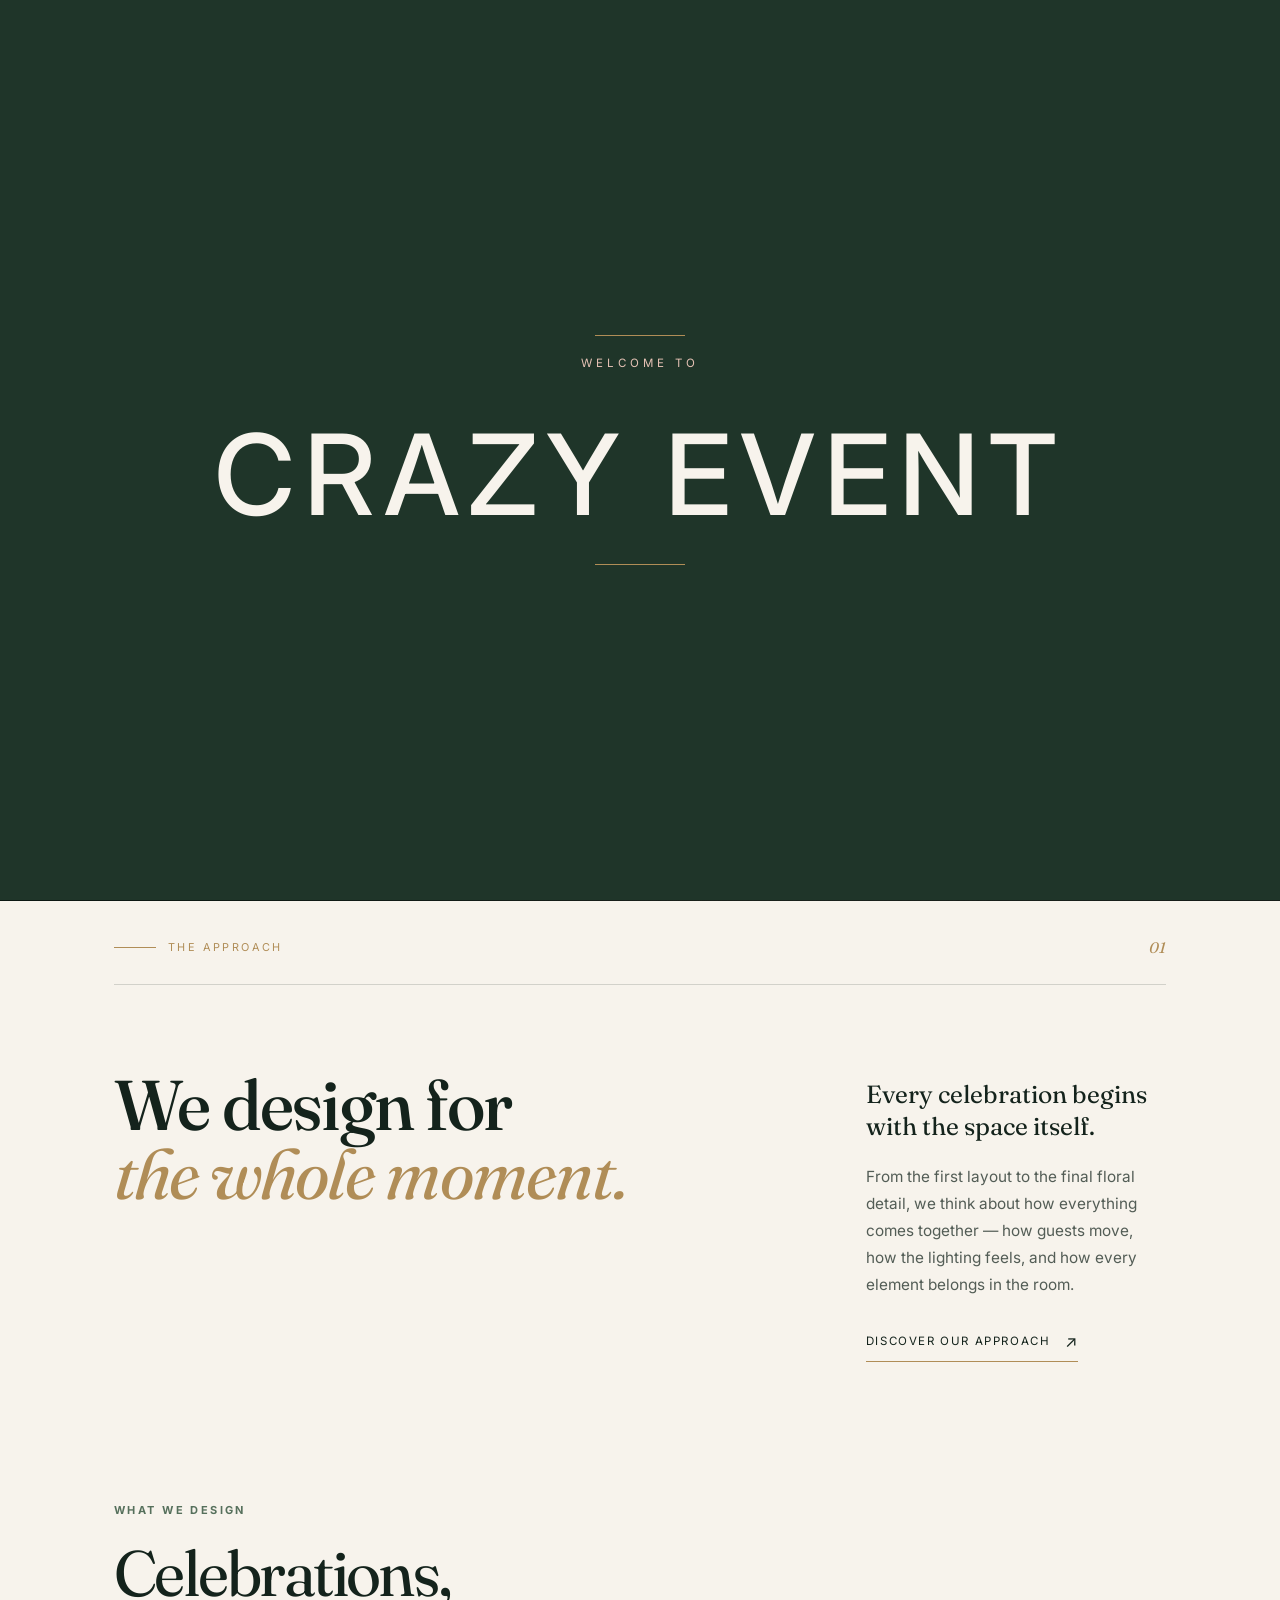
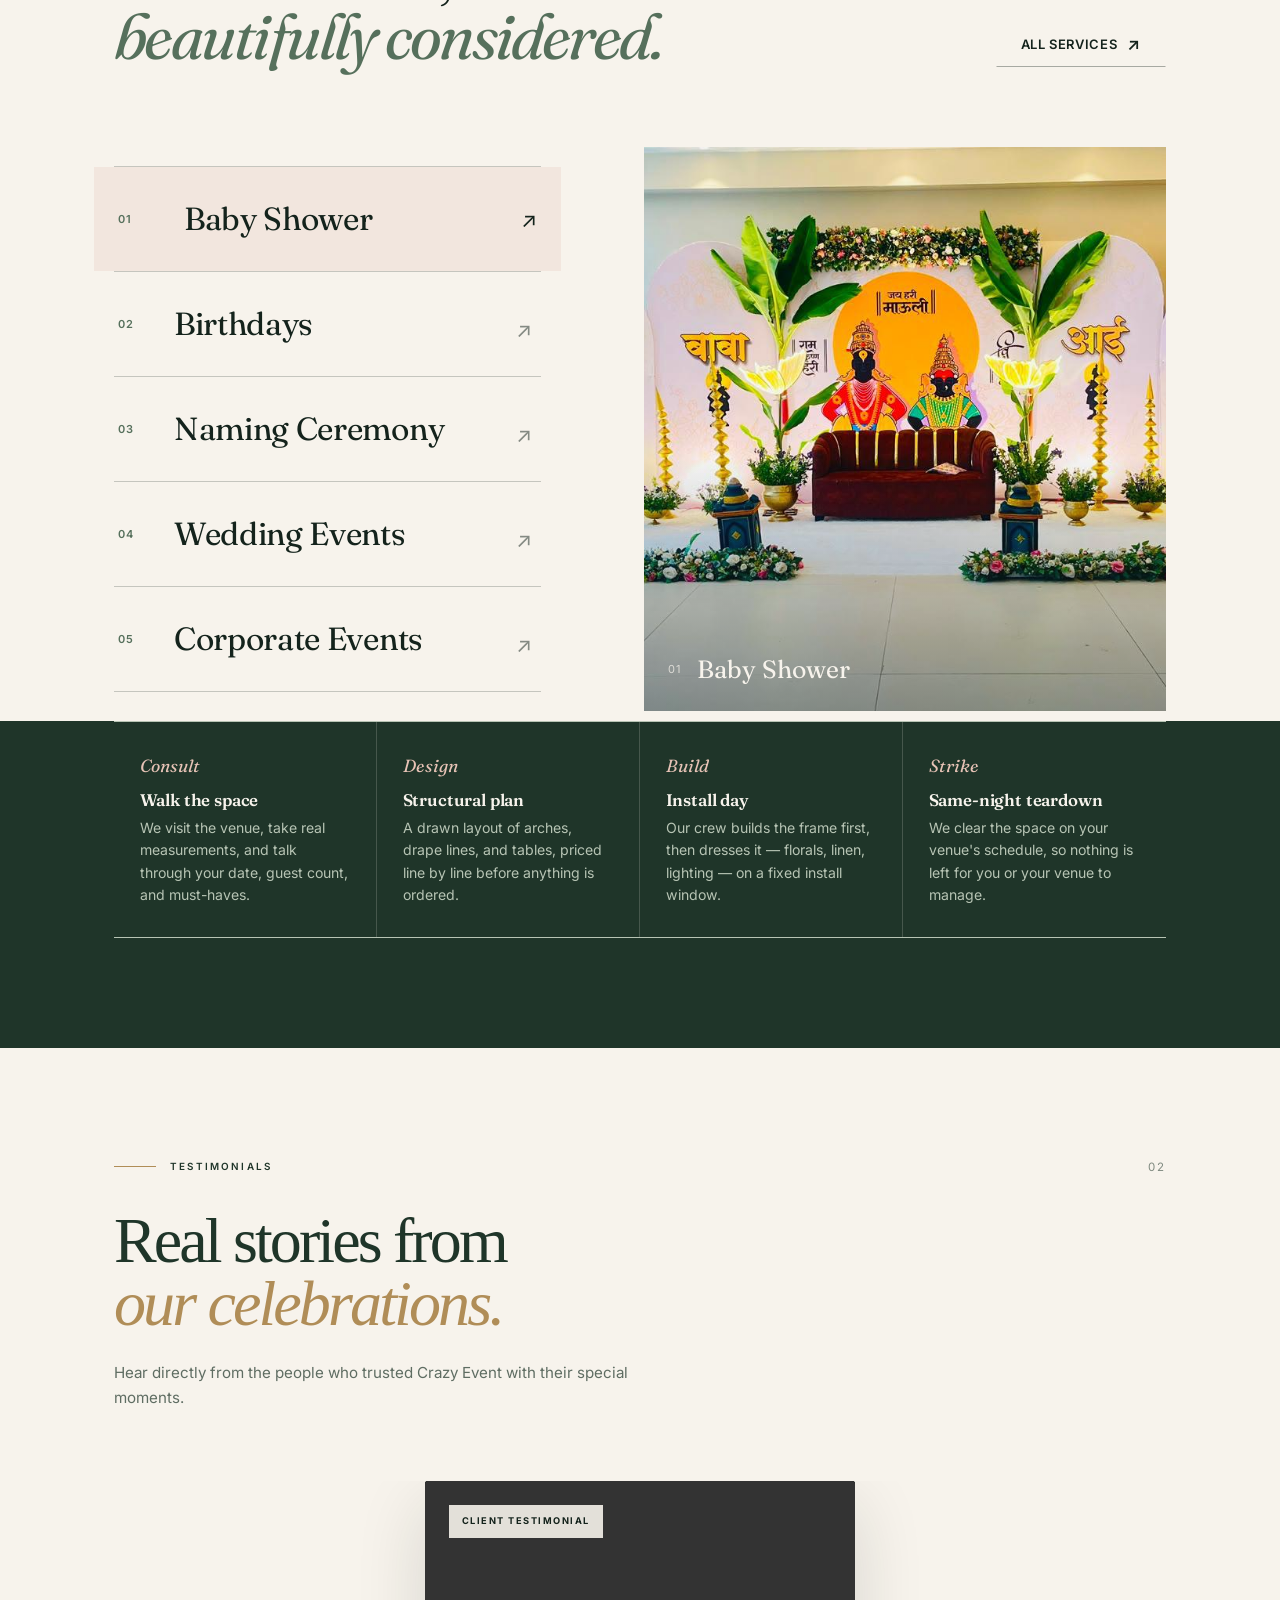
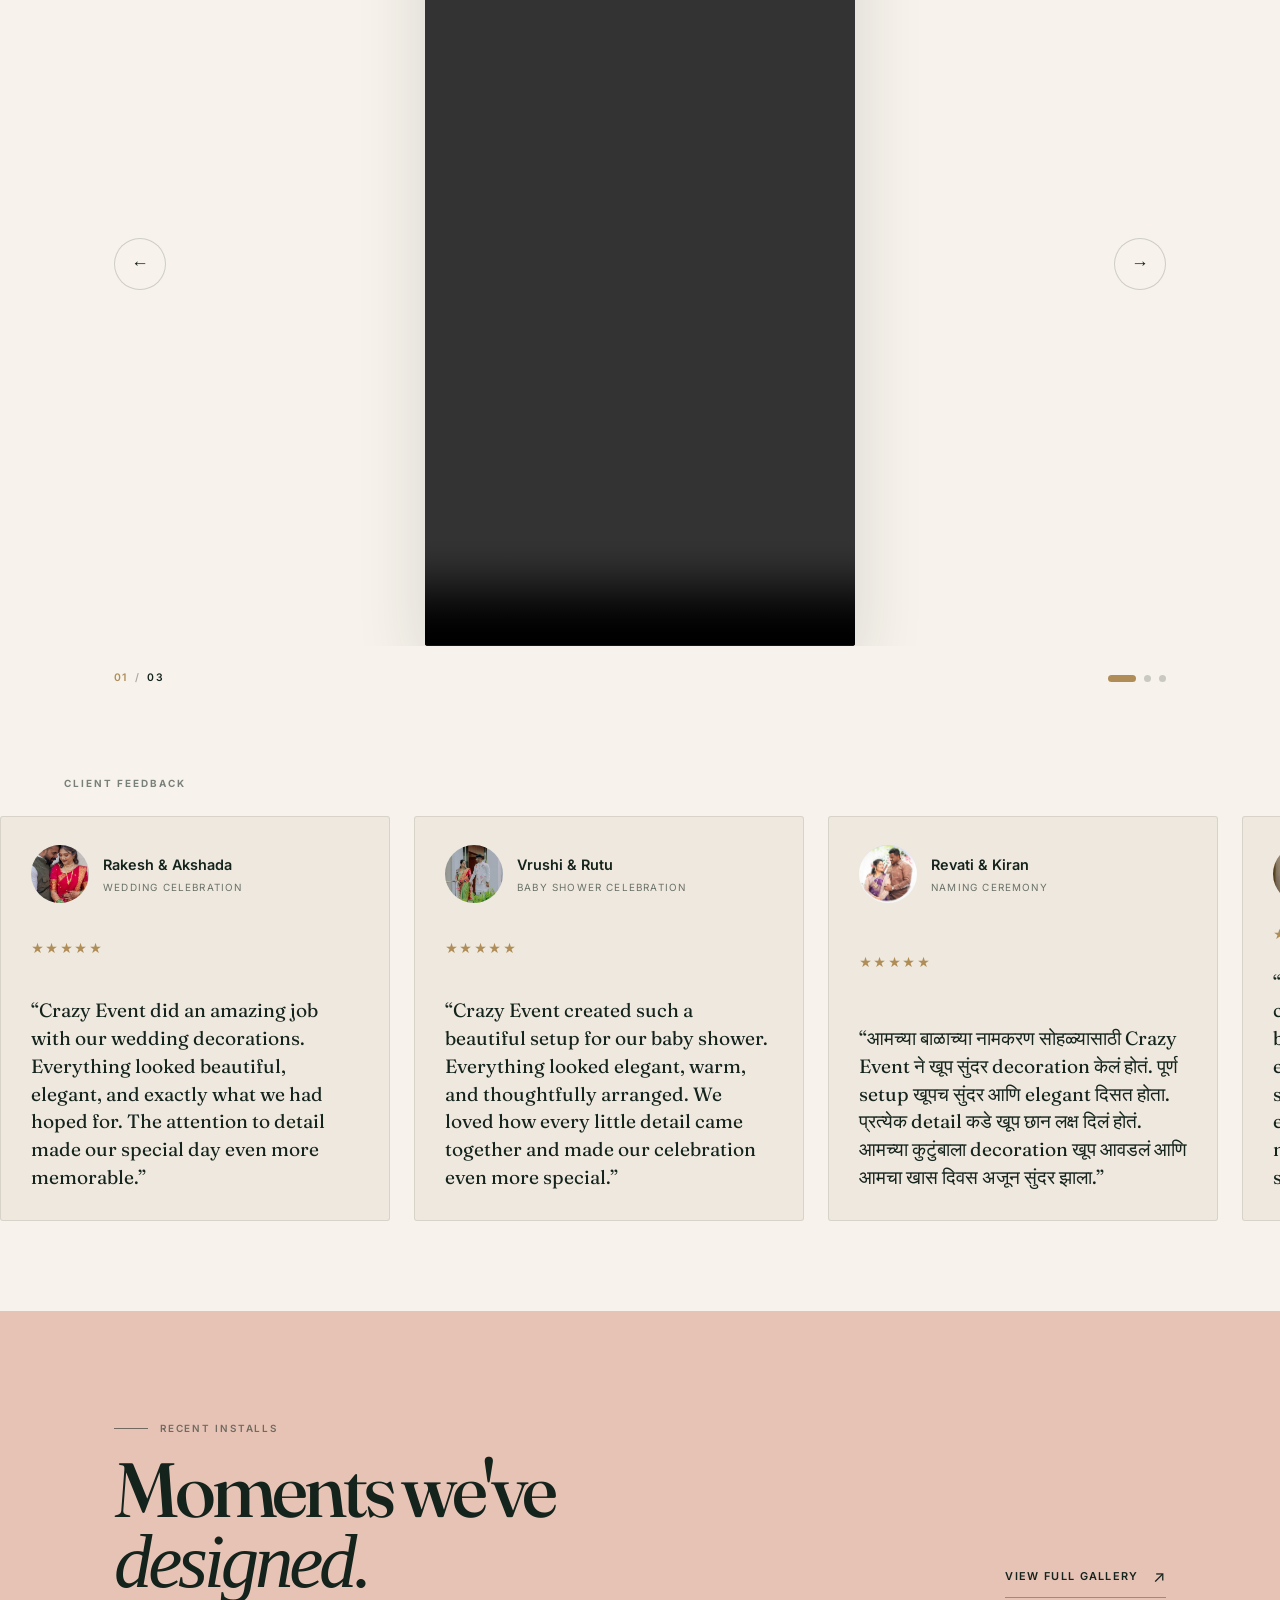
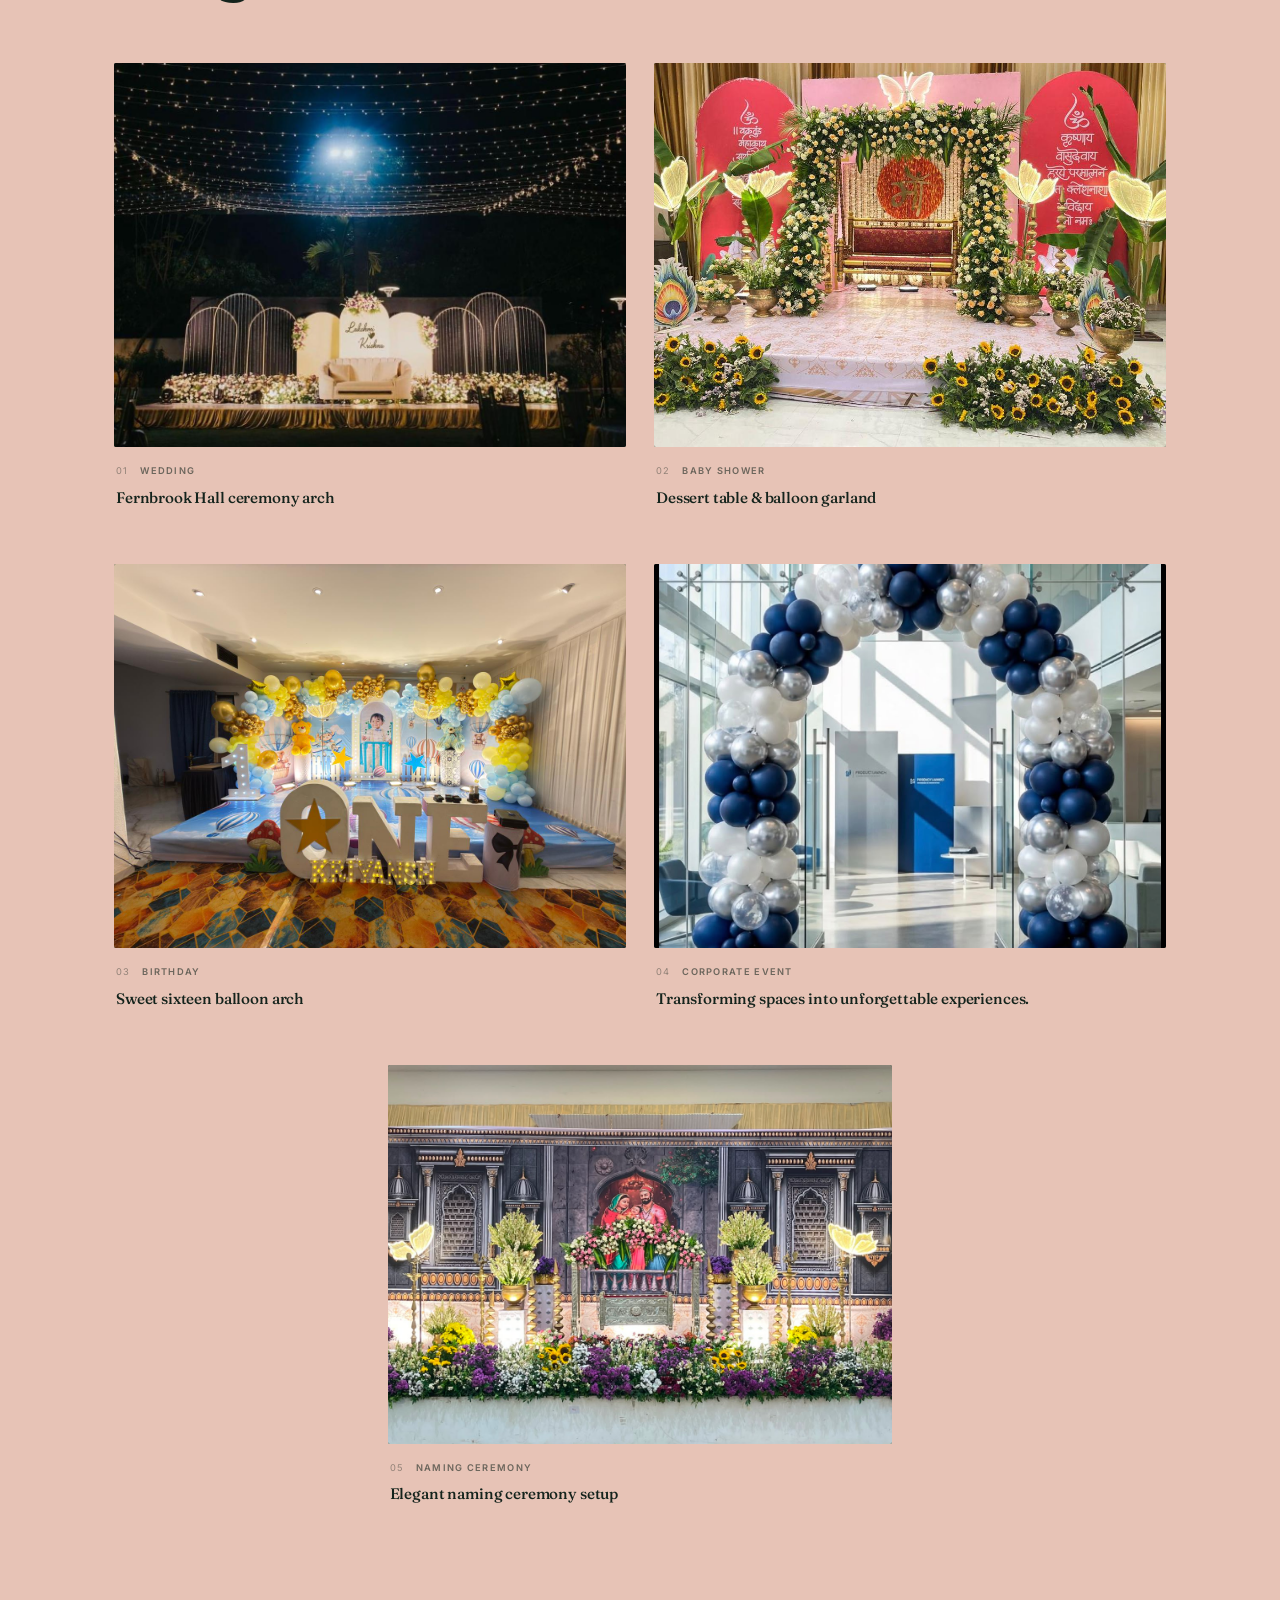
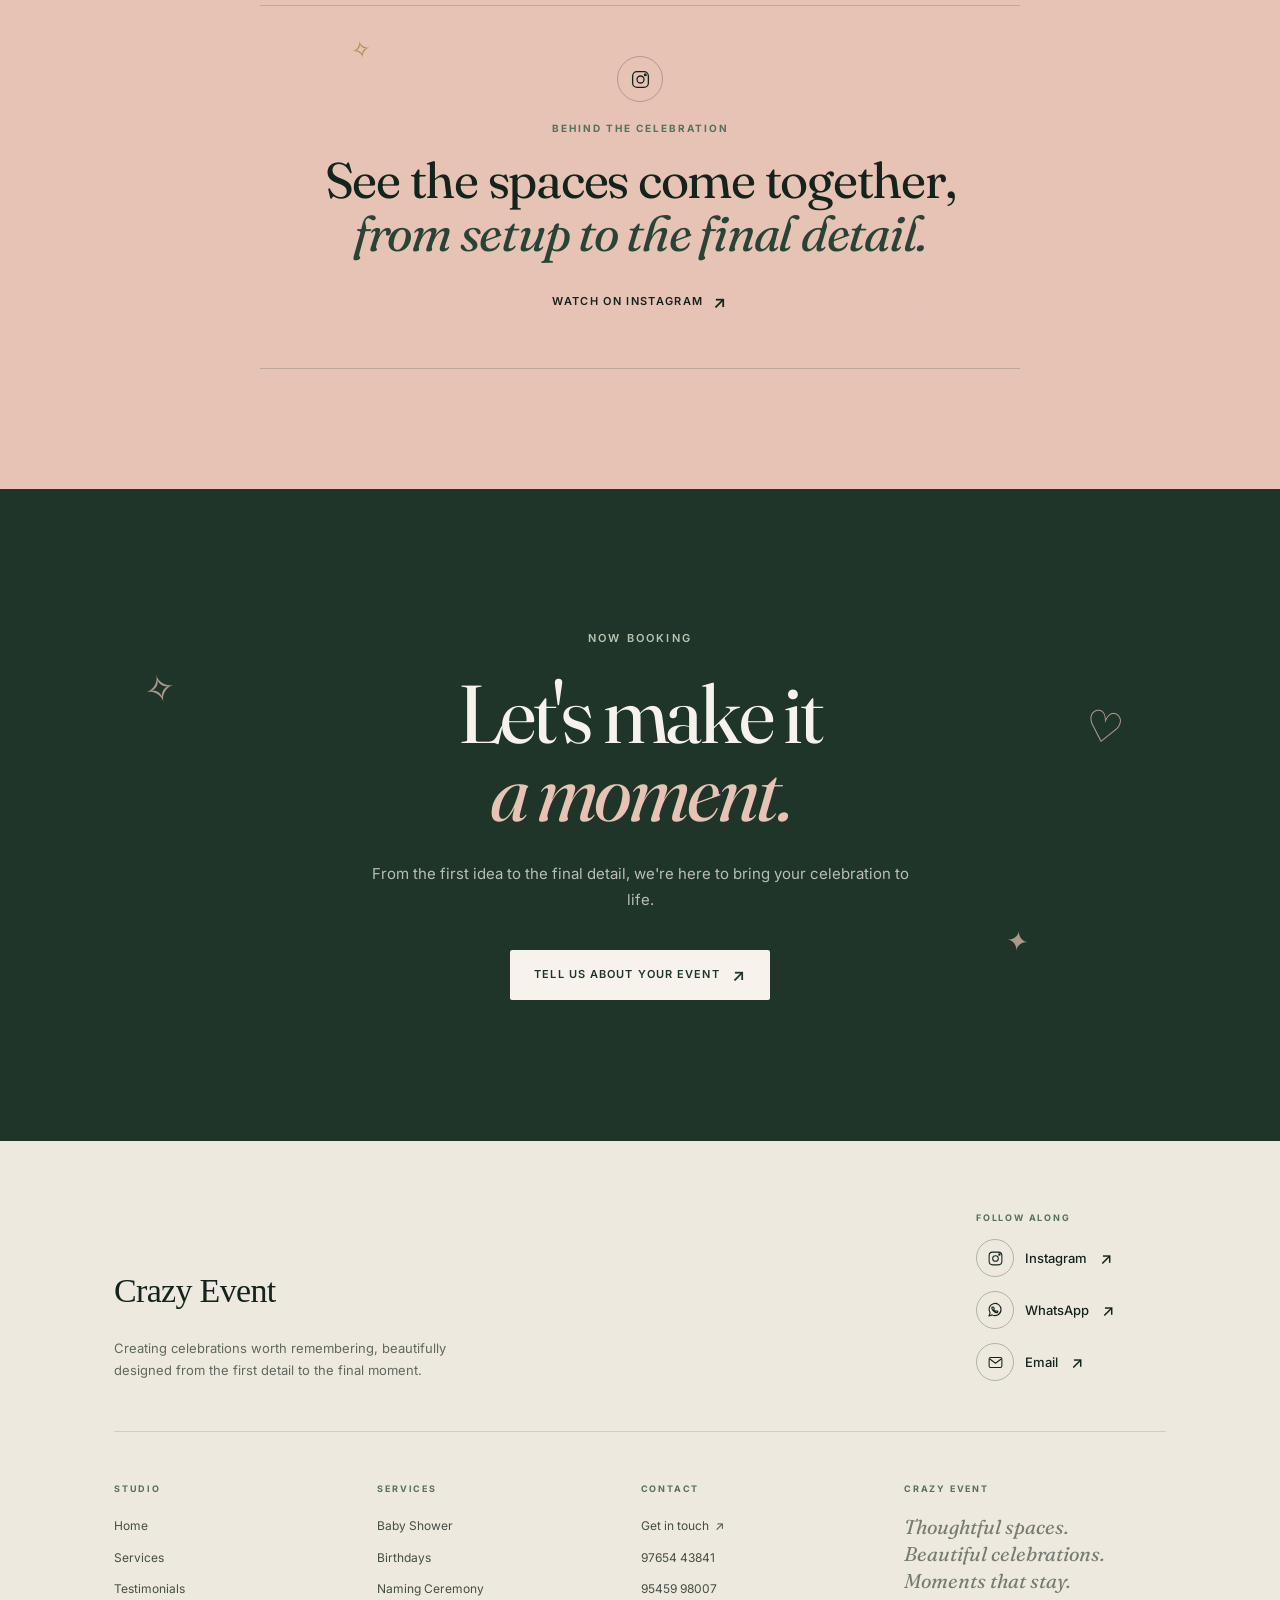
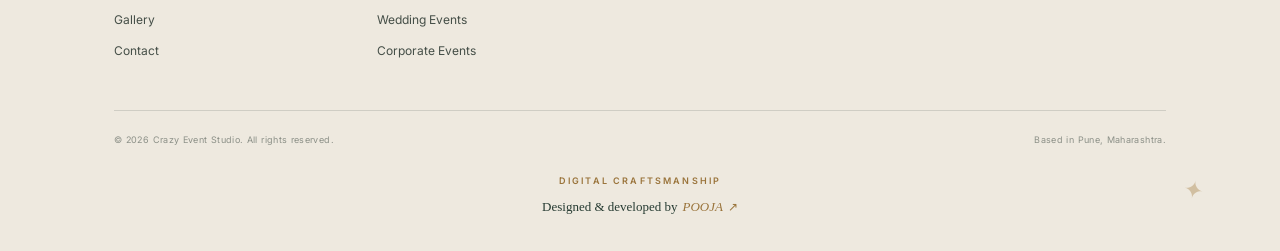
<file: index.html>
<!DOCTYPE html>
<html lang="en">
<head>

    <meta charset="UTF-8">

    <meta name="viewport" content="width=device-width, initial-scale=1.0">

    <title>Event Decoration & Decorators in Pune | Crazy Event</title>

    <meta
        name="description"
        content="Crazy Event is an event decoration studio in Pune offering wedding, birthday, baby shower, naming ceremony and corporate event decoration."
    >

    <meta name="robots" content="index, follow">

    <link rel="canonical" href="https://crazy-event.in/">

    <!-- Open Graph -->
    <meta property="og:type" content="website">
    <meta property="og:title" content="Event Decoration & Decorators in Pune | Crazy Event">
    <meta
        property="og:description"
        content="Crazy Event creates beautiful wedding, birthday, baby shower, naming ceremony and corporate event decorations in Pune."
    >
    <meta property="og:url" content="https://crazy-event.in/">
    <meta property="og:image" content="https://crazy-event.in/images/hero-event.png">
    <meta property="og:site_name" content="Crazy Event">

    <!-- Twitter / X -->
    <meta name="twitter:card" content="summary_large_image">
    <meta name="twitter:title" content="Event Decoration & Decorators in Pune | Crazy Event">
    <meta
        name="twitter:description"
        content="Event decoration and event design for weddings, birthdays, baby showers, naming ceremonies and corporate events in Pune."
    >
    <meta name="twitter:image" content="https://crazy-event.in/images/hero-event.png">

    <!-- Fonts -->
    <link rel="preconnect" href="https://fonts.googleapis.com">

    <link
        href="https://fonts.googleapis.com/css2?family=Fraunces:ital,opsz,wght@0,9..144,400;0,9..144,500;0,9..144,600;1,0,9..144,400;1,0,9..144,500&family=Inter:wght@400;500;600&display=swap"
        rel="stylesheet"
    >

    <link rel="stylesheet" href="styles.css">

    <!-- Local Business Structured Data -->
    <script type="application/ld+json">
    {
      "@context": "https://schema.org",
      "@type": "LocalBusiness",
      "@id": "https://crazy-event.in/#business",
      "name": "Crazy Event",
      "url": "https://crazy-event.in/",
      "image": "https://crazy-event.in/images/hero-event.png",
      "description": "Event decoration and event design studio in Pune offering wedding, birthday, baby shower, naming ceremony and corporate event decoration.",
      "telephone": [
        "+919765443841",
        "+919545998007"
      ],
      "sameAs": [
        "https://www.instagram.com/crazy__event__pune/"
      ],
      "areaServed": {
        "@type": "City",
        "name": "Pune"
      },
      "address": {
        "@type": "PostalAddress",
        "addressLocality": "Pune",
        "addressRegion": "Maharashtra",
        "addressCountry": "IN"
      }
    }
    </script>

</head>
<body>

<!-- =========================
     CRAZY EVENT INTRO
========================= -->
<div class="intro-screen" id="introScreen">

    <div class="intro-content">

        <span class="intro-line"></span>

        <p class="intro-small">WELCOME TO</p>

        <div class="intro-title">
    CRAZY EVENT
</div>

        <span class="intro-line"></span>

    </div>

</div>

<header class="site-header">
  <nav class="wrap nav">
    <a href="index.html" class="brand">
      <img src="images/logo.jpg" alt="Crazy Event logo" class="brand-logo">
      <span class="brand-text">Crazy Event</span>
    </a>
    <ul class="nav-links">
      <li><a href="index.html" class="active">Home</a></li>
      <li><a href="index.html#design">Services</a></li>
       <li><a href="index.html#testimonials">Testimonials</a></li>
       
     <li><a href="index.html#recent-installs">Gallery</a></li>
      <li>
    <a href="#final-cta">Contact</a>
</li>
      
    </ul>
    <button class="menu-btn" aria-label="Toggle menu" aria-expanded="false">
      <span></span><span></span><span></span>
    </button>
  </nav>
</header>

<!-- HERO -->
<section class="cinematic-hero">

    <div class="cinematic-hero-media">
        <img
            src="images/hero-event.png"
            alt="Elegant wedding decoration by Crazy Event in Pune"
            class="cinematic-hero-image"
        >
    </div>

    <div class="cinematic-hero-overlay"></div>

    <div class="cinematic-hero-content wrap">

        <div class="cinematic-hero-text">

            <span class="cinematic-eyebrow">
                EVENT DECORATION & DECORATORS IN PUNE
            </span>

            <h1>
    WE CREATE
    <span>MOMENTS WORTH</span>
    REMEMBERING.
</h1>

            <p>
                Thoughtfully designed celebrations, beautifully styled
                around your occasion.
            </p>

            <div class="cinematic-actions">

                <a href="services.html" class="cinematic-btn cinematic-btn-primary">
                    Explore Services
                    <span>↗</span>
                </a>

                <a href="gallery.html" class="cinematic-btn cinematic-btn-secondary">
                    View Gallery
                    <span>→</span>
                </a>

            </div>

        </div>

    </div>

    <div class="cinematic-hero-bottom">

        <div class="cinematic-location">
            BABY SHOWERS · BIRTHDAYS · WEDDINGS · NAMING CEREMONIES · CORPORATE EVENTS
        </div>

        <div class="cinematic-scroll">
            <span>SCROLL TO EXPLORE</span>
            <i></i>
        </div>

    </div>

</section>

</div>

<!-- APPROACH -->
<section class="approach-section">

    <div class="wrap">

        <div class="approach-top">

            <div class="approach-label">
                <span class="approach-line"></span>
                <span>THE APPROACH</span>
            </div>

            <span class="approach-number">01</span>

        </div>


        <div class="approach-grid">

            <div class="approach-heading">

                <h2>
                    We design for
                    <span>the whole moment.</span>
                </h2>

            </div>


            <div class="approach-copy">

                <p class="approach-lead">
                    Every celebration begins with the space itself.
                </p>

                <p>
                    From the first layout to the final floral detail,
                    we think about how everything comes together —
                    how guests move, how the lighting feels, and how
                    every element belongs in the room.
                </p>

                <a href="services.html" class="approach-link">
                    Discover our approach
                    <span>↗</span>
                </a>

            </div>

        </div>

    </div>

</section>

<!-- WHAT WE DESIGN -->
<section class="design-section" id="design">

    <div class="wrap">

        <div class="design-header">

            <div class="design-heading">

                <span class="design-kicker">
                    WHAT WE DESIGN
                </span>

                <h2>
                    Celebrations,
                    <span>beautifully considered.</span>
                </h2>

            </div>

            <a href="services.html" class="design-all-link">
                All services
                <span>↗</span>
            </a>

        </div>


        <div class="design-showcase">

            <!-- SERVICE LIST -->
            <div class="design-list">

<a href="services.html#baby-shower"
                       class="design-service active"
                   data-image="images/babyshower5.jpeg">

                    <div class="design-service-left">
                        <span class="design-number">01</span>
                        <h3>Baby Shower</h3>
                    </div>

                    <span class="design-arrow">↗</span>

                </a>


                <a href="services.html#birthdays"
                   class="design-service"
                   data-image="images/b'day12.jpeg">

                    <div class="design-service-left">
                        <span class="design-number">02</span>
                        <h3>Birthdays</h3>
                    </div>

                    <span class="design-arrow">↗</span>

                </a>


               <a href="services.html#naming-ceremony"
                   class="design-service"
                   data-image="images/namingceremony1.jpeg">

                    <div class="design-service-left">
                        <span class="design-number">03</span>
                        <h3>Naming Ceremony</h3>
                    </div>

                    <span class="design-arrow">↗</span>

                </a>


                <a href="services.html#wedding-events"
                   class="design-service"
                   data-image="images/wedding3.jpeg">

                    <div class="design-service-left">
                        <span class="design-number">04</span>
                        <h3>Wedding Events</h3>
                    </div>

                    <span class="design-arrow">↗</span>

                </a>


                <a href="services.html#corporate-events"
                   class="design-service"
                   data-image="images/corporate1.jpg">

                    <div class="design-service-left">
                        <span class="design-number">05</span>
                        <h3>Corporate Events</h3>
                    </div>

                    <span class="design-arrow">↗</span>

                </a>

            </div>


            <!-- IMAGE PREVIEW -->
            <div class="design-preview">

                <div class="design-preview-image">

                    <img
                        id="designPreviewImage"
                        src="images/babyshower1.jpeg"
                        alt="Baby shower event decoration">

                </div>

                <div class="design-preview-label">
                    <span>01</span>
                    <strong id="designPreviewTitle">
                        Baby Shower
                    </strong>
                </div>

            </div>

        </div>

    </div>

</section>

<!-- PROCESS -->
<section class="section-dark" style="padding-top:0;">
  <div class="wrap">
    <div class="process">
      <div class="process-step">
        <span class="step-label">Consult</span>
        <h4>Walk the space</h4>
        <p>We visit the venue, take real measurements, and talk through your date, guest count, and must-haves.</p>
      </div>
      <div class="process-step">
        <span class="step-label">Design</span>
        <h4>Structural plan</h4>
        <p>A drawn layout of arches, drape lines, and tables, priced line by line before anything is ordered.</p>
      </div>
      <div class="process-step">
        <span class="step-label">Build</span>
        <h4>Install day</h4>
        <p>Our crew builds the frame first, then dresses it — florals, linen, lighting — on a fixed install window.</p>
      </div>
      <div class="process-step">
        <span class="step-label">Strike</span>
        <h4>Same-night teardown</h4>
        <p>We clear the space on your venue's schedule, so nothing is left for you or your venue to manage.</p>
      </div>
    </div>
  </div>
</section>

<!-- =========================================
     TESTIMONIALS
========================================= -->
<!-- =========================================
     TESTIMONIALS
========================================= -->

<section class="testimonials-section" id="testimonials">

    <div class="wrap">

        <div class="testimonials-header">

            <div class="testimonials-kicker">
                <span class="testimonials-line"></span>
                <span>TESTIMONIALS</span>
            </div>

            <span class="testimonials-number">02</span>

        </div>


        <div class="testimonials-intro">

            <h2>
                Real stories from
                <span>our celebrations.</span>
            </h2>

            <p>
                Hear directly from the people who trusted
                Crazy Event with their special moments.
            </p>

        </div>


        <!-- =================================
             VIDEO TESTIMONIAL CAROUSEL
        ================================== -->

        <div class="testimonial-video-carousel">

            <button
                class="testimonial-video-arrow testimonial-video-prev"
                type="button"
                aria-label="Previous testimonial">
                ←
            </button>


            <div class="testimonial-video-window">


                <!-- VIDEO 01 -->

                <article class="testimonial-video-slide active">

                    <div class="testimonial-video-frame">

                        <video
                            class="testimonial-video"
                            controls
                            playsinline
                            preload="metadata">

                            <source
                                src="videos/client-review-1.mp4"
                                type="video/mp4">

                        </video>

                        <div class="testimonial-video-label">
                            CLIENT TESTIMONIAL
                        </div>

                    </div>

                </article>


                <!-- VIDEO 02 -->

                <article class="testimonial-video-slide">

                    <div class="testimonial-video-frame">

                        <video
                            class="testimonial-video"
                            controls
                            playsinline
                            preload="metadata">

                            <source
                                src="videos/client-review-2.mp4"
                                type="video/mp4">

                        </video>

                        <div class="testimonial-video-label">
                            CLIENT TESTIMONIAL
                        </div>

                    </div>

                </article>


                <!-- VIDEO 03 -->

                <article class="testimonial-video-slide">

                    <div class="testimonial-video-frame">

                        <video
                            class="testimonial-video"
                            controls
                            playsinline
                            preload="metadata">

                            <source
                                src="videos/client-review-3.mp4"
                                type="video/mp4">

                        </video>

                        <div class="testimonial-video-label">
                            CLIENT TESTIMONIAL
                        </div>

                    </div>

                </article>


            </div>


            <button
                class="testimonial-video-arrow testimonial-video-next"
                type="button"
                aria-label="Next testimonial">
                →
            </button>

        </div>


        <!-- VIDEO COUNTER -->

        <div class="testimonial-video-controls">

            <div class="testimonial-video-counter">

                <span id="testimonialCurrent">01</span>

                <span class="testimonial-counter-divider">
                    /
                </span>

                <span>03</span>

            </div>


            <div class="testimonial-video-dots">

                <button
                    class="testimonial-dot active"
                    type="button"
                    data-slide="0"
                    aria-label="Show testimonial 1">
                </button>

                <button
                    class="testimonial-dot"
                    type="button"
                    data-slide="1"
                    aria-label="Show testimonial 2">
                </button>

                <button
                    class="testimonial-dot"
                    type="button"
                    data-slide="2"
                    aria-label="Show testimonial 3">
                </button>

            </div>

        </div>

    </div>


    <!-- =================================
         WRITTEN REVIEW MARQUEE
    ================================== -->

  <div class="written-review-section">

    <div class="written-review-heading">
        <span>CLIENT FEEDBACK</span>
    </div>

    <div class="written-review-marquee">

        <div class="written-review-track">

            <article class="written-review-card">

                <div class="written-review-client">
                    <img
                        src="images/rakesh-akshada.jpg"
                        alt="Rakesh and Akshada"
                        class="written-review-client-photo"
                    >

                    <div class="written-review-client-info">
                        <strong>Rakesh &amp; Akshada</strong>
                        <span>Wedding Celebration</span>
                    </div>
                </div>

                <div class="written-review-stars">
                    ★★★★★
                </div>

                <p>
                    “Crazy Event did an amazing job with our wedding
                    decorations. Everything looked beautiful, elegant,
                    and exactly what we had hoped for. The attention to
                    detail made our special day even more memorable.”
                </p>

            </article>
             <article class="written-review-card">

    <div class="written-review-client">
        <img
            src="images/vrushi-rutu.jpg"
            alt="Vrushi and Rutu"
            class="written-review-client-photo"
        >

        <div class="written-review-client-info">
            <strong>Vrushi &amp; Rutu</strong>
            <span>Baby Shower Celebration</span>
        </div>
    </div>

    <div class="written-review-stars">
        ★★★★★
    </div>

    <p>
        “Crazy Event created such a beautiful setup for our baby shower.
        Everything looked elegant, warm, and thoughtfully arranged.
        We loved how every little detail came together and made our
        celebration even more special.”
    </p>

</article>
<article class="written-review-card">

    <div class="written-review-client">
        <img
            src="images/revati-kiran.jpg"
            alt="Revati and Kiran"
            class="written-review-client-photo"
        >

        <div class="written-review-client-info">
            <strong>Revati &amp; Kiran</strong>
            <span>Naming Ceremony</span>
        </div>
    </div>

    <div class="written-review-stars">
        ★★★★★
    </div>

    <p>
        “आमच्या बाळाच्या नामकरण सोहळ्यासाठी Crazy Event ने
        खूप सुंदर decoration केलं होतं. पूर्ण setup खूपच
        सुंदर आणि elegant दिसत होता. प्रत्येक detail कडे
        खूप छान लक्ष दिलं होतं. आमच्या कुटुंबाला decoration
        खूप आवडलं आणि आमचा खास दिवस अजून सुंदर झाला.”
    </p>

</article>
<article class="written-review-card">

    <div class="written-review-client">
        <img
            src="images/hindavi-satkar.jpg"
            alt="Hindavi Satkar"
            class="written-review-client-photo"
        >

        <div class="written-review-client-info">
            <strong>Hindavi Satkar</strong>
            <span>Birthday Celebration</span>
        </div>
    </div>

    <div class="written-review-stars">
        ★★★★★
    </div>

    <p>
        “Crazy Event made my birthday celebration look absolutely
        beautiful. The decoration was elegant, creative, and perfectly
        suited to the occasion. I loved how everything came together
        and made my celebration feel even more special.”
    </p>

</article>
<article class="written-review-card">

    <div class="written-review-client">
        <img
            src="images/pranav-akansha.jpg"
            alt="Pranav and Akansha"
            class="written-review-client-photo"
        >

        <div class="written-review-client-info">
            <strong>Pranav &amp; Akansha</strong>
            <span>Baby Shower Celebration</span>
        </div>
    </div>

    <div class="written-review-stars">
        ★★★★★
    </div>

    <p>
        “Crazy Event created such a beautiful setup for our baby shower.
        Everything looked elegant, warm, and beautifully arranged.
        We loved the attention to detail and how perfectly the decoration
        brought the whole celebration together.”
    </p>

</article>

        </div>

    </div>

</div>

</section>

<!-- GALLERY TEASER -->
<!-- =========================================
     RECENT INSTALLS — FLOATING FRAMES
========================================= -->

<section class="section-blush" id="recent-installs">

    <div class="wrap">

        <!-- Section Header -->
        <div class="recent-installs-head">

            <div class="recent-installs-heading">
                <span class="recent-installs-kicker">RECENT INSTALLS</span>

                <h2>
                    Moments we've
                    <em>designed.</em>
                </h2>
            </div>

            <a href="gallery.html" class="recent-installs-gallery-link">
                <span>View full gallery</span>
                <b>↗</b>
            </a>

        </div>


        <!-- Floating Frames -->
        <div class="floating-frames">

            <!-- 01 — Wedding -->
            <article class="floating-frame frame-wedding">

                <div class="floating-frame-image">
                    <img
                        src="images/wedding2.jpeg"
                        alt="Wedding event decoration by Crazy Event in Pune"
                    >
                </div>

                <div class="floating-frame-caption">
                    <div>
                        <span class="floating-frame-number">01</span>
                        <span class="floating-frame-tag">Wedding</span>
                    </div>

                    <h3>Fernbrook Hall ceremony arch</h3>
                </div>

            </article>


            <!-- 02 — Baby Shower -->
            <article class="floating-frame frame-baby">

                <div class="floating-frame-image">
                    <img
                        src="images/babyshower4.jpeg"
                        alt="Baby shower decoration by Crazy Event in Pune"
                    >
                </div>

                <div class="floating-frame-caption">
                    <div>
                        <span class="floating-frame-number">02</span>
                        <span class="floating-frame-tag">Baby Shower</span>
                    </div>

                    <h3>Dessert table &amp; balloon garland</h3>
                </div>

            </article>


            <!-- 03 — Birthday -->
            <article class="floating-frame frame-birthday">

                <div class="floating-frame-image">
                    <img
                        src="images/b'day17.jpeg"
                       alt="Birthday decoration by Crazy Event in Pune"
                    >
                </div>

                <div class="floating-frame-caption">
                    <div>
                        <span class="floating-frame-number">03</span>
                        <span class="floating-frame-tag">Birthday</span>
                    </div>

                    <h3>Sweet sixteen balloon arch</h3>
                </div>

            </article>


            <!-- 04 — Corporate -->
            <article class="floating-frame frame-corporate">

                <div class="floating-frame-image">
                    <img
                        src="images/corporate1.jpg"
                        alt="Corporate event decoration by Crazy Event in Pune"
                    >
                </div>

                <div class="floating-frame-caption">
                    <div>
                        <span class="floating-frame-number">04</span>
                        <span class="floating-frame-tag">Corporate Event</span>
                    </div>

                    <h3>Transforming spaces into unforgettable experiences.</h3>
                </div>

            </article>


            <!-- 05 — Naming Ceremony -->
            <article class="floating-frame frame-naming">

                <div class="floating-frame-image">
                    <img
                        src="images/namingceremony5.jpeg"
                        alt="Naming ceremony decoration by Crazy Event in Pune"
                    >
                </div>

                <div class="floating-frame-caption">
                    <div>
                        <span class="floating-frame-number">05</span>
                        <span class="floating-frame-tag">Naming Ceremony</span>
                    </div>

                    <h3>Elegant naming ceremony setup</h3>
                </div>

            </article>

        </div>


        <!-- Instagram Teaser -->
        <div class="instagram-teaser">

            <div class="instagram-icon" aria-hidden="true">
                <svg viewBox="0 0 24 24">
                    <rect x="3" y="3" width="18" height="18" rx="5"></rect>
                    <circle cx="12" cy="12" r="4"></circle>
                    <circle cx="17.5" cy="6.5" r="1"></circle>
                </svg>
            </div>

            <span class="instagram-kicker">
                BEHIND THE CELEBRATION
            </span>

            <h3>
                See the spaces come together,
                <span>from setup to the final detail.</span>
            </h3>

            <a
                href="https://www.instagram.com/crazy__event__pune/"
                target="_blank"
                rel="noopener noreferrer"
                class="instagram-teaser-link"
            >
                Watch on Instagram
                <span>↗</span>
            </a>

        </div>

    </div>

</section>

<!-- CTA -->
<section class="final-cta" id="final-cta">
    <div class="wrap">

        <!-- Decorative elements -->
        <span class="cta-decoration cta-sparkle">✧</span>
        <span class="cta-decoration cta-heart">♡</span>
        <span class="cta-decoration cta-star">✦</span>

        <div class="final-cta-inner">

            <span class="final-cta-kicker">NOW BOOKING</span>

            <h2>
                Let's make it
                <span>a moment.</span>
            </h2>

            <p>
                From the first idea to the final detail,
                we're here to bring your celebration to life.
            </p>

            <a href="contact.html" class="btn btn-light">
                Tell us about your event
                <span>↗</span>
            </a>

        </div>

    </div>
</section>

<footer class="site-footer">
    <div class="wrap">

        <!-- FOOTER TOP -->
        <div class="footer-top">

            <!-- BRAND -->
            <div class="footer-brand">

                <a href="index.html" class="footer-wordmark">
                    Crazy Event
                </a>

                <p>
                    Creating celebrations worth remembering,
                    beautifully designed from the first detail
                    to the final moment.
                </p>

            </div>


            <!-- SOCIAL LINKS -->
            <div class="footer-follow">

                <span class="footer-label">FOLLOW ALONG</span>


                <!-- Instagram -->
                <a
                    href="https://www.instagram.com/crazy__event__pune/"
                    target="_blank"
                    rel="noopener noreferrer"
                    class="footer-social-link"
                >

                    <span class="instagram-circle">
                        <svg viewBox="0 0 24 24" aria-hidden="true">
                            <rect
                                x="3"
                                y="3"
                                width="18"
                                height="18"
                                rx="5">
                            </rect>

                            <circle
                                cx="12"
                                cy="12"
                                r="4">
                            </circle>

                            <circle
                                cx="17.5"
                                cy="6.5"
                                r="1">
                            </circle>
                        </svg>
                    </span>

                    <span>Instagram</span>

                    <span class="footer-social-arrow">↗</span>

                </a>


                <!-- WhatsApp -->
                <a
                    href="https://wa.me/919765443841"
                    target="_blank"
                    rel="noopener noreferrer"
                    class="footer-social-link"
                >

                    <span class="social-circle whatsapp-circle">

                        <svg viewBox="0 0 24 24" aria-hidden="true">

                            <path
                                d="M20 11.5a8 8 0 0 1-11.8 7L4 20l1.5-4.1A8 8 0 1 1 20 11.5Z">
                            </path>

                            <path
                                d="M8.5 8.5c.2-.4.4-.5.7-.5h.6c.2 0 .4.1.5.4l.7 1.5c.1.2.1.4-.1.6l-.6.7c.6 1.1 1.5 1.9 2.6 2.5l.6-.6c.2-.2.4-.2.6-.1l1.5.7c.3.1.4.3.3.6-.2.6-.6 1-1.2 1.2-1 .2-2.8-.5-4.3-1.8-1.3-1.1-2.2-2.5-2.5-3.5-.2-.7-.1-1.3.1-1.7Z">
                            </path>

                        </svg>

                    </span>

                    <span>WhatsApp</span>

                    <span class="footer-social-arrow">↗</span>

                </a>


                <!-- Email -->
                <a  href="mailto:Sarthaksupekar1616@gmail.com" class="footer-social-link">

    <span class="social-circle">

        <svg viewBox="0 0 24 24" aria-hidden="true">

            <rect
                x="3"
                y="5"
                width="18"
                height="14"
                rx="2">
            </rect>

            <path d="m4 7 8 6 8-6"></path>

        </svg>

    </span>

    <span>Email</span>

    <span class="footer-social-arrow">↗</span>

</a>

            </div>

        </div>


        <!-- FOOTER LINKS -->
        <div class="footer-links">


            <!-- STUDIO -->
            <div class="footer-column">

                <span class="footer-label">
                    STUDIO
                </span>

                <a href="index.html">
                    Home
                </a>

                <a href="index.html#design">
                    Services
                </a>

                <a href="index.html#testimonials">
                    Testimonials
                </a>

                <a href="index.html#recent-installs">
                    Gallery
                </a>

                <a href="index.html#final-cta">
                    Contact
                </a>

            </div>


            <!-- SERVICES -->
            <div class="footer-column">

                <span class="footer-label">
                    SERVICES
                </span>

                <a href="services.html">
                    Baby Shower
                </a>

                <a href="services.html">
                    Birthdays
                </a>

                <a href="services.html">
                    Naming Ceremony
                </a>

                <a href="services.html">
                    Wedding Events
                </a>

                <a href="services.html">
                    Corporate Events
                </a>

            </div>


            <!-- CONTACT -->
            <div class="footer-column">

                <span class="footer-label">
                    CONTACT
                </span>

                <a href="contact.html">
                    Get in touch
                    <span class="link-arrow">↗</span>
                </a>

                <a href="tel:+919765443841">
                    97654 43841
                </a>

                <a href="tel:+919545998007">
                    95459 98007
                </a>

            </div>


            <!-- CLOSING MESSAGE -->
            <div class="footer-note">

                <span class="footer-label">
                    CRAZY EVENT
                </span>

                <p>
                    Thoughtful spaces.
                    Beautiful celebrations.
                    Moments that stay.
                </p>

            </div>

        </div>


        <!-- FOOTER BOTTOM -->
        <div class="footer-bottom">

            <span>
                © 2026 Crazy Event Studio. All rights reserved.
            </span>

            <span>
                Based in Pune, Maharashtra.
            </span>

        </div>

        <!-- DEVELOPER CREDIT -->
        <div class="footer-credit">

            <span class="footer-credit-label">
                DIGITAL CRAFTSMANSHIP
            </span>

            <a
                href="https://pooja-bot07.github.io/pooja-portfolio/"
                target="_blank"
                rel="noopener noreferrer"
                class="footer-credit-link"
                aria-label="Designed and developed by Pooja. Visit her portfolio."
            >
                Designed &amp; developed by
                <span class="footer-credit-name">POOJA</span>
                <span class="footer-credit-arrow" aria-hidden="true">↗</span>
            </a>

        </div>


    </div>
</footer>

<script src="script.js"></script>

</body>
</html>
</file>
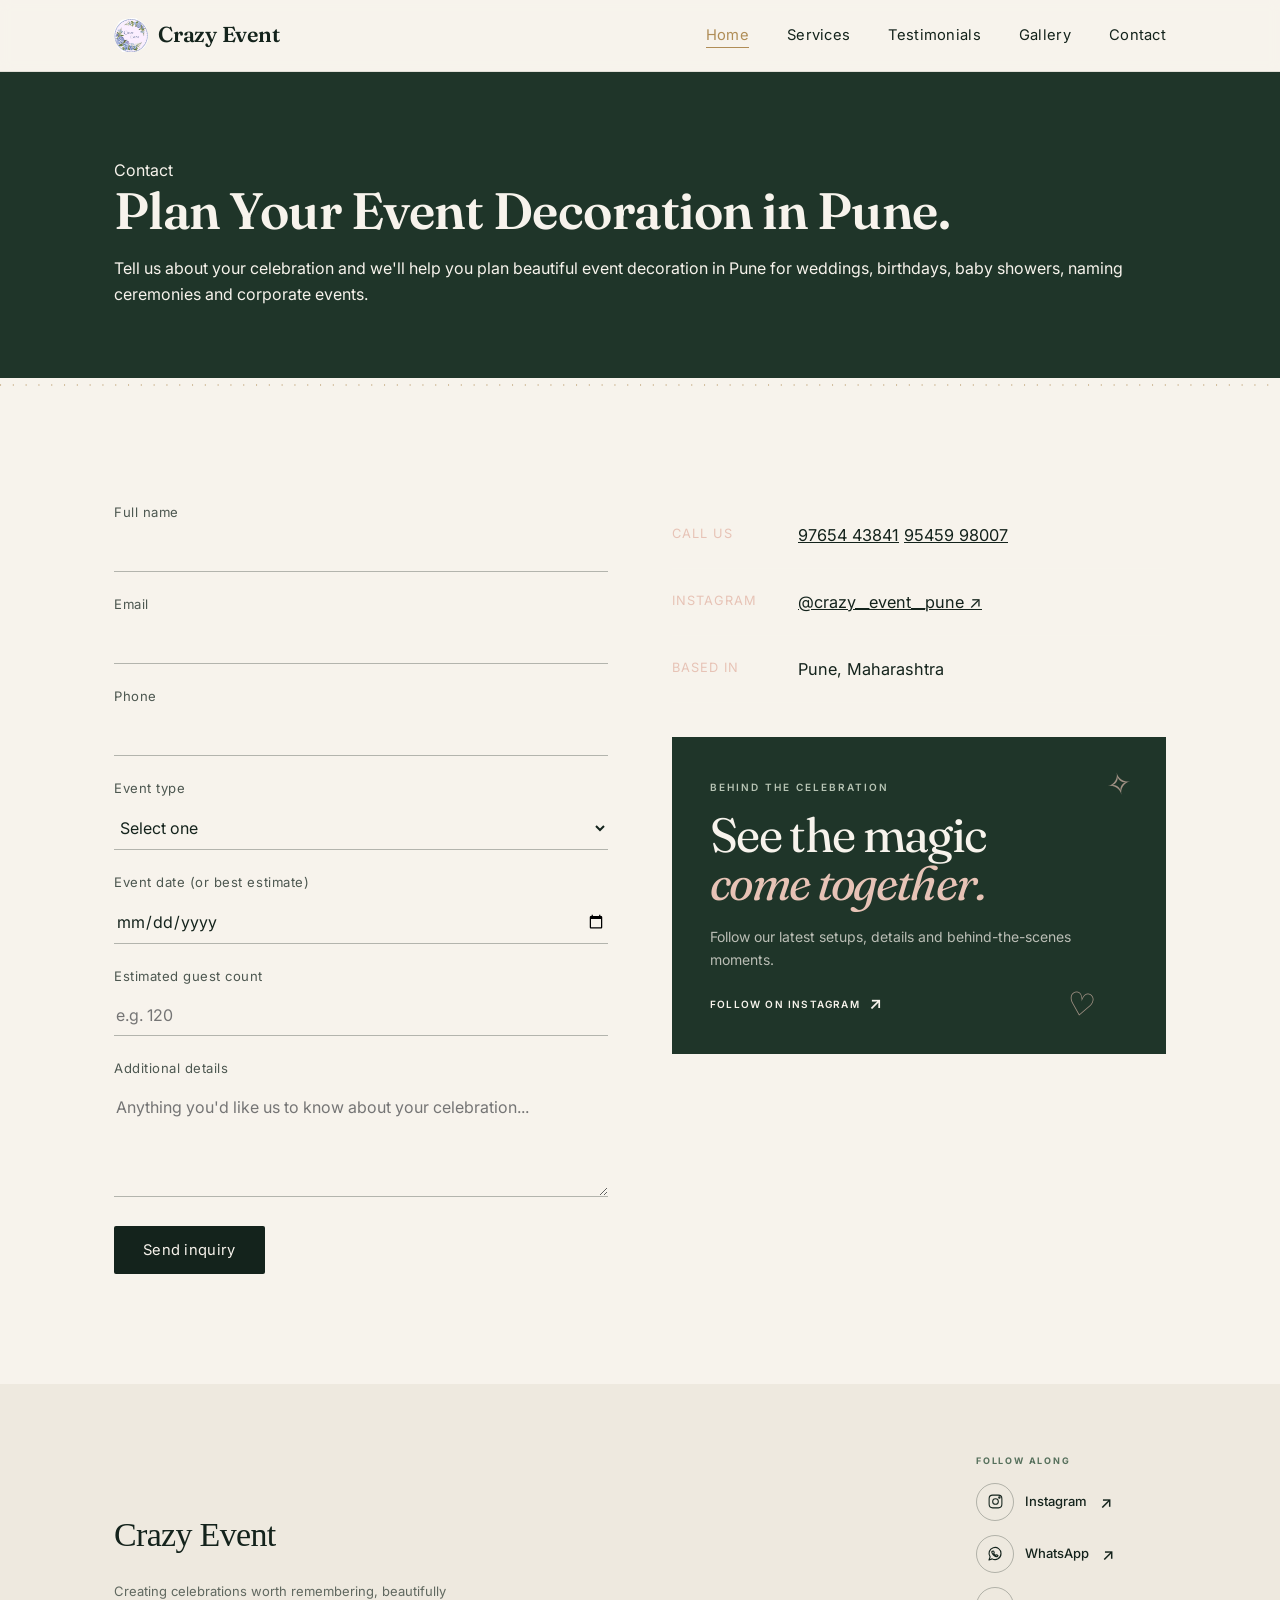
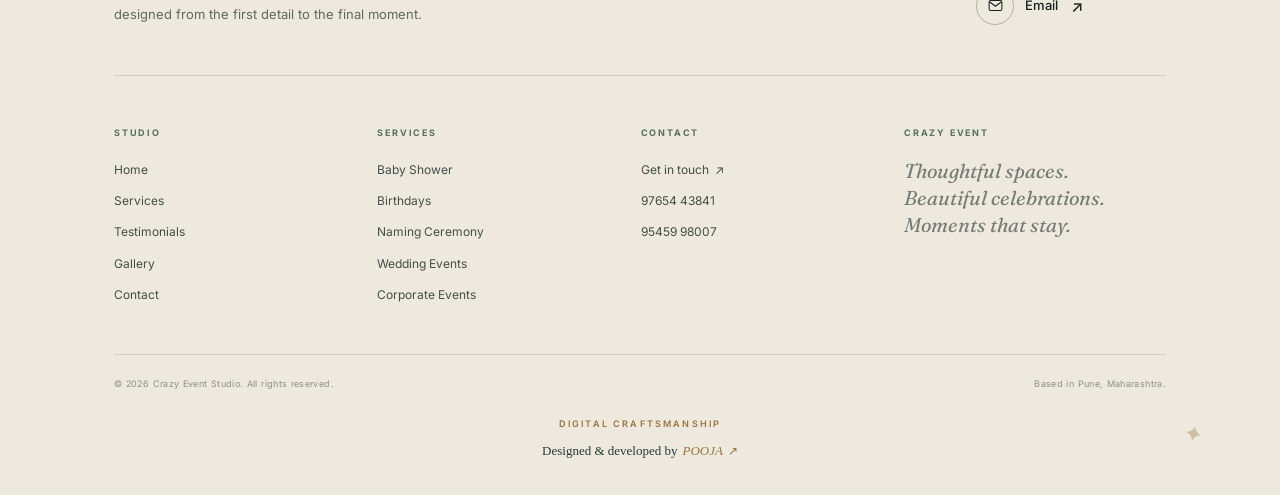
<file: contact.html>
<!DOCTYPE html>
<html lang="en">
<head>
<meta charset="UTF-8">
<meta name="viewport" content="width=device-width, initial-scale=1.0">
<title>Contact Crazy Event | Event Decoration in Pune</title>
<meta
    name="description"
    content="Contact Crazy Event in Pune to plan your wedding, birthday, baby shower, naming ceremony or corporate event decoration."
>
<link rel="preconnect" href="https://fonts.googleapis.com">
<link href="https://fonts.googleapis.com/css2?family=Fraunces:ital,opsz,wght@0,9..144,400;0,9..144,500;0,9..144,600;1,9..144,400;1,9..144,500&family=Inter:wght@400;500;600&display=swap" rel="stylesheet">
<link rel="stylesheet" href="styles.css">

<meta name="robots" content="index, follow">

<link rel="canonical" href="https://crazy-event.in/contact.html">

<meta property="og:type" content="website">
<meta property="og:title" content="Contact Crazy Event | Event Decoration in Pune">
<meta property="og:description" content="Contact Crazy Event for wedding, birthday, baby shower, naming ceremony and corporate event decoration in Pune.">
<meta property="og:url" content="https://crazy-event.in/contact.html">
<meta property="og:image" content="https://crazy-event.in/images/hero-event.png">
<meta property="og:site_name" content="Crazy Event">

<meta name="twitter:card" content="summary_large_image">
<meta name="twitter:title" content="Contact Crazy Event | Event Decoration in Pune">
<meta name="twitter:description" content="Contact Crazy Event for event decoration and styling services in Pune.">
<meta name="twitter:image" content="https://crazy-event.in/images/hero-event.png">
</head>
<body>

<header class="site-header">
  <nav class="wrap nav">
    <a href="index.html" class="brand">
      <img src="images/logo.jpg" alt="Crazy Event logo" class="brand-logo">
      <span class="brand-text">Crazy Event</span>
    </a>
    <ul class="nav-links">
      <li><a href="index.html" class="active">Home</a></li>
      <li><a href="index.html#design">Services</a></li>
       <li><a href="index.html#testimonials">Testimonials</a></li>
       
     <li><a href="index.html#recent-installs">Gallery</a></li>
    <li><a href="index.html#final-cta">Contact</a></li>
      
    </ul>
    <button class="menu-btn" aria-label="Toggle menu" aria-expanded="false">
      <span></span><span></span><span></span>
    </button>
  </nav>
</header>

<section class="page-hero">
  <div class="wrap">
    <span class="eyebrow">Contact</span>
    <h1>Plan Your Event Decoration in Pune.</h1>
    <p class="hero-sub">
    Tell us about your celebration and we'll help you plan
    beautiful event decoration in Pune for weddings, birthdays,
    baby showers, naming ceremonies and corporate events.
</p>
  </div>
</section>

<div class="lattice-rule" aria-hidden="true">
  <svg viewBox="0 0 1200 14" preserveAspectRatio="none" xmlns="http://www.w3.org/2000/svg">
    <line x1="0" y1="7" x2="1200" y2="7" stroke="#B08D57" stroke-width="1" stroke-dasharray="1 11"/>
  </svg>
</div>

<section>
  <div class="wrap contact-grid">

    <div>
      <form id="contact-form" novalidate>
        <div class="field">
          <label for="name">Full name</label>
          <input type="text" id="name" name="name" required autocomplete="name">
        </div>
        <div class="field">
          <label for="email">Email</label>
          <input type="email" id="email" name="email" required autocomplete="email">
        </div>
        <div class="field">
          <label for="phone">Phone</label>
          <input type="tel" id="phone" name="phone" autocomplete="tel">
        </div>
        <div class="field">
          <label for="event-type">Event type</label>
          <select id="event-type" name="event-type" required>
            <option value="">Select one</option>
            <option value="baby-shower">Baby shower</option>
            <option value="birthday">Birthday</option>
            <option value="naming-ceremony">Naming ceremony</option>
            <option value="wedding">Wedding</option>
            <option value="Corporate Event">Corporate Event</option>
            <option value="other">Other</option>
          </select>
        </div>
        <div class="field">
          <label for="date">Event date (or best estimate)</label>
          <input type="date" id="date" name="date">
        </div>
        <div class="field">
          <label for="guests">Estimated guest count</label>
          <input type="number" id="guests" name="guests" min="1" placeholder="e.g. 120">
        </div>
        <div class="field">
    <label for="message">Additional details</label>
    <textarea
        id="message"
        name="message"
        placeholder="Anything you'd like us to know about your celebration..."
    ></textarea>
</div>
     <button type="button" id="whatsapp-submit" class="btn btn-primary">
    Send inquiry
</button>
        
      </form>
    </div>

    <div class="contact-details">

    <div class="contact-info-item">
        <span class="lbl">CALL US</span>
        <div class="val contact-phones">
            <a href="tel:+919765443841">97654 43841</a>
            <a href="tel:+919545998007">95459 98007</a>
        </div>
    </div>

    <div class="contact-info-item">
        <span class="lbl">INSTAGRAM</span>
        <span class="val">
            <a href="https://www.instagram.com/crazy__event__pune/"
               target="_blank"
               rel="noopener noreferrer">
                @crazy__event__pune ↗
            </a>
        </span>
    </div>

    <div class="contact-info-item">
        <span class="lbl">BASED IN</span>
        <span class="val">
            Pune, Maharashtra
        </span>
    </div>

    <div class="contact-instagram-card">
    <span class="contact-instagram-kicker">BEHIND THE CELEBRATION</span>

    <h3>
        See the magic
        <span>come together.</span>
    </h3>

    <p>
        Follow our latest setups, details and
        behind-the-scenes moments.
    </p>

    <a href="https://www.instagram.com/crazy__event__pune/"
       target="_blank"
       rel="noopener noreferrer"
       class="contact-instagram-link">
        Follow on Instagram
        <span>↗</span>
    </a>

    <span class="contact-card-sparkle">✧</span>
    <span class="contact-card-heart">♡</span>
</div>

</div>
  </div>
</section>

<footer class="site-footer">
    <div class="wrap">

        <!-- FOOTER TOP -->
        <div class="footer-top">

            <!-- BRAND -->
            <div class="footer-brand">

                <a href="index.html" class="footer-wordmark">
                    Crazy Event
                </a>

                <p>
                    Creating celebrations worth remembering,
                    beautifully designed from the first detail
                    to the final moment.
                </p>

            </div>


            <!-- SOCIAL LINKS -->
            <div class="footer-follow">

                <span class="footer-label">FOLLOW ALONG</span>


                <!-- Instagram -->
                <a
                    href="https://www.instagram.com/crazy__event__pune/"
                    target="_blank"
                    rel="noopener noreferrer"
                    class="footer-social-link"
                >

                    <span class="instagram-circle">
                        <svg viewBox="0 0 24 24" aria-hidden="true">
                            <rect
                                x="3"
                                y="3"
                                width="18"
                                height="18"
                                rx="5">
                            </rect>

                            <circle
                                cx="12"
                                cy="12"
                                r="4">
                            </circle>

                            <circle
                                cx="17.5"
                                cy="6.5"
                                r="1">
                            </circle>
                        </svg>
                    </span>

                    <span>Instagram</span>

                    <span class="footer-social-arrow">↗</span>

                </a>


                <!-- WhatsApp -->
                <a
                    href="https://wa.me/919765443841"
                    target="_blank"
                    rel="noopener noreferrer"
                    class="footer-social-link"
                >

                    <span class="social-circle whatsapp-circle">

                        <svg viewBox="0 0 24 24" aria-hidden="true">

                            <path
                                d="M20 11.5a8 8 0 0 1-11.8 7L4 20l1.5-4.1A8 8 0 1 1 20 11.5Z">
                            </path>

                            <path
                                d="M8.5 8.5c.2-.4.4-.5.7-.5h.6c.2 0 .4.1.5.4l.7 1.5c.1.2.1.4-.1.6l-.6.7c.6 1.1 1.5 1.9 2.6 2.5l.6-.6c.2-.2.4-.2.6-.1l1.5.7c.3.1.4.3.3.6-.2.6-.6 1-1.2 1.2-1 .2-2.8-.5-4.3-1.8-1.3-1.1-2.2-2.5-2.5-3.5-.2-.7-.1-1.3.1-1.7Z">
                            </path>

                        </svg>

                    </span>

                    <span>WhatsApp</span>

                    <span class="footer-social-arrow">↗</span>

                </a>


                <!-- Email -->
               <a
    href="mailto:Sarthaksupekar1616@gmail.com"
    class="footer-social-link"
>

    <span class="social-circle">

        <svg viewBox="0 0 24 24" aria-hidden="true">

            <rect
                x="3"
                y="5"
                width="18"
                height="14"
                rx="2">
            </rect>

            <path d="m4 7 8 6 8-6"></path>

        </svg>

    </span>

    <span>Email</span>

    <span class="footer-social-arrow">↗</span>

</a>

            </div>

        </div>


        <!-- FOOTER LINKS -->
        <div class="footer-links">


            <!-- STUDIO -->
            <div class="footer-column">

                <span class="footer-label">
                    STUDIO
                </span>

                <a href="index.html">
                    Home
                </a>

                <a href="services.html">
                    Services
                </a>

                <a href="index.html#testimonials">
                    Testimonials
                </a>

                <a href="index.html#recent-installs">
                    Gallery
                </a>

                <a href="contact.html">
                    Contact
                </a>

            </div>


            <!-- SERVICES -->
            <div class="footer-column">

                <span class="footer-label">
                    SERVICES
                </span>

                <a href="services.html">
                    Baby Shower
                </a>

                <a href="services.html">
                    Birthdays
                </a>

                <a href="services.html">
                    Naming Ceremony
                </a>

                <a href="services.html">
                    Wedding Events
                </a>

                <a href="services.html">
                    Corporate Events
                </a>

            </div>


            <!-- CONTACT -->
            <div class="footer-column">

                <span class="footer-label">
                    CONTACT
                </span>

                <a href="contact.html">
                    Get in touch
                    <span class="link-arrow">↗</span>
                </a>

                <a href="tel:+919765443841">
                    97654 43841
                </a>

                <a href="tel:+919545998007">
                    95459 98007
                </a>

            </div>


            <!-- CLOSING MESSAGE -->
            <div class="footer-note">

                <span class="footer-label">
                    CRAZY EVENT
                </span>

                <p>
                    Thoughtful spaces.
                    Beautiful celebrations.
                    Moments that stay.
                </p>

            </div>

        </div>


        <!-- FOOTER BOTTOM -->
        <div class="footer-bottom">

            <span>
                © 2026 Crazy Event Studio. All rights reserved.
            </span>

            <span>
                Based in Pune, Maharashtra.
            </span>

        </div>
 <div class="footer-credit">

            <span class="footer-credit-label">
                DIGITAL CRAFTSMANSHIP
            </span>

            <a
                href="https://pooja-bot07.github.io/pooja-portfolio/"
                target="_blank"
                rel="noopener noreferrer"
                class="footer-credit-link"
                aria-label="Designed and developed by Pooja. Visit her portfolio."
            >
                Designed &amp; developed by
                <span class="footer-credit-name">POOJA</span>
                <span class="footer-credit-arrow" aria-hidden="true">↗</span>
            </a>

        </div>
    </div>
</footer>

<script src="script.js"></script>

<script>
document.addEventListener("DOMContentLoaded", function () {

    const whatsappButton = document.getElementById("whatsapp-submit");

    if (!whatsappButton) {
        console.error("WhatsApp button not found.");
        return;
    }

    whatsappButton.addEventListener("click", function () {

        const name = document.getElementById("name").value.trim();
        const email = document.getElementById("email").value.trim();
        const phone = document.getElementById("phone").value.trim();
        const eventType = document.getElementById("event-type").value;
        const date = document.getElementById("date").value;
        const guests = document.getElementById("guests").value;
        const message = document.getElementById("message").value.trim();

        // Basic required fields
        if (!name || !email || !eventType) {
            alert("Please fill in your name, email and event type.");
            return;
        }

        // Crazy Event WhatsApp number
        const whatsappNumber = "919765443841";

        const whatsappMessage =
`Hello Crazy Event! 👋

I'd like to enquire about an event.

Name: ${name}
Email: ${email}
Phone: ${phone || "Not provided"}

Event Type: ${eventType}
Event Date: ${date || "Not specified"}
Guests: ${guests || "Not specified"}

Additional Details:
${message || "Not provided"}

Thank you!`;

        const whatsappURL =
            "https://wa.me/" +
            whatsappNumber +
            "?text=" +
            encodeURIComponent(whatsappMessage);

        window.open(whatsappURL, "_blank");

    });

});
</script>

</body>
</html>
</file>
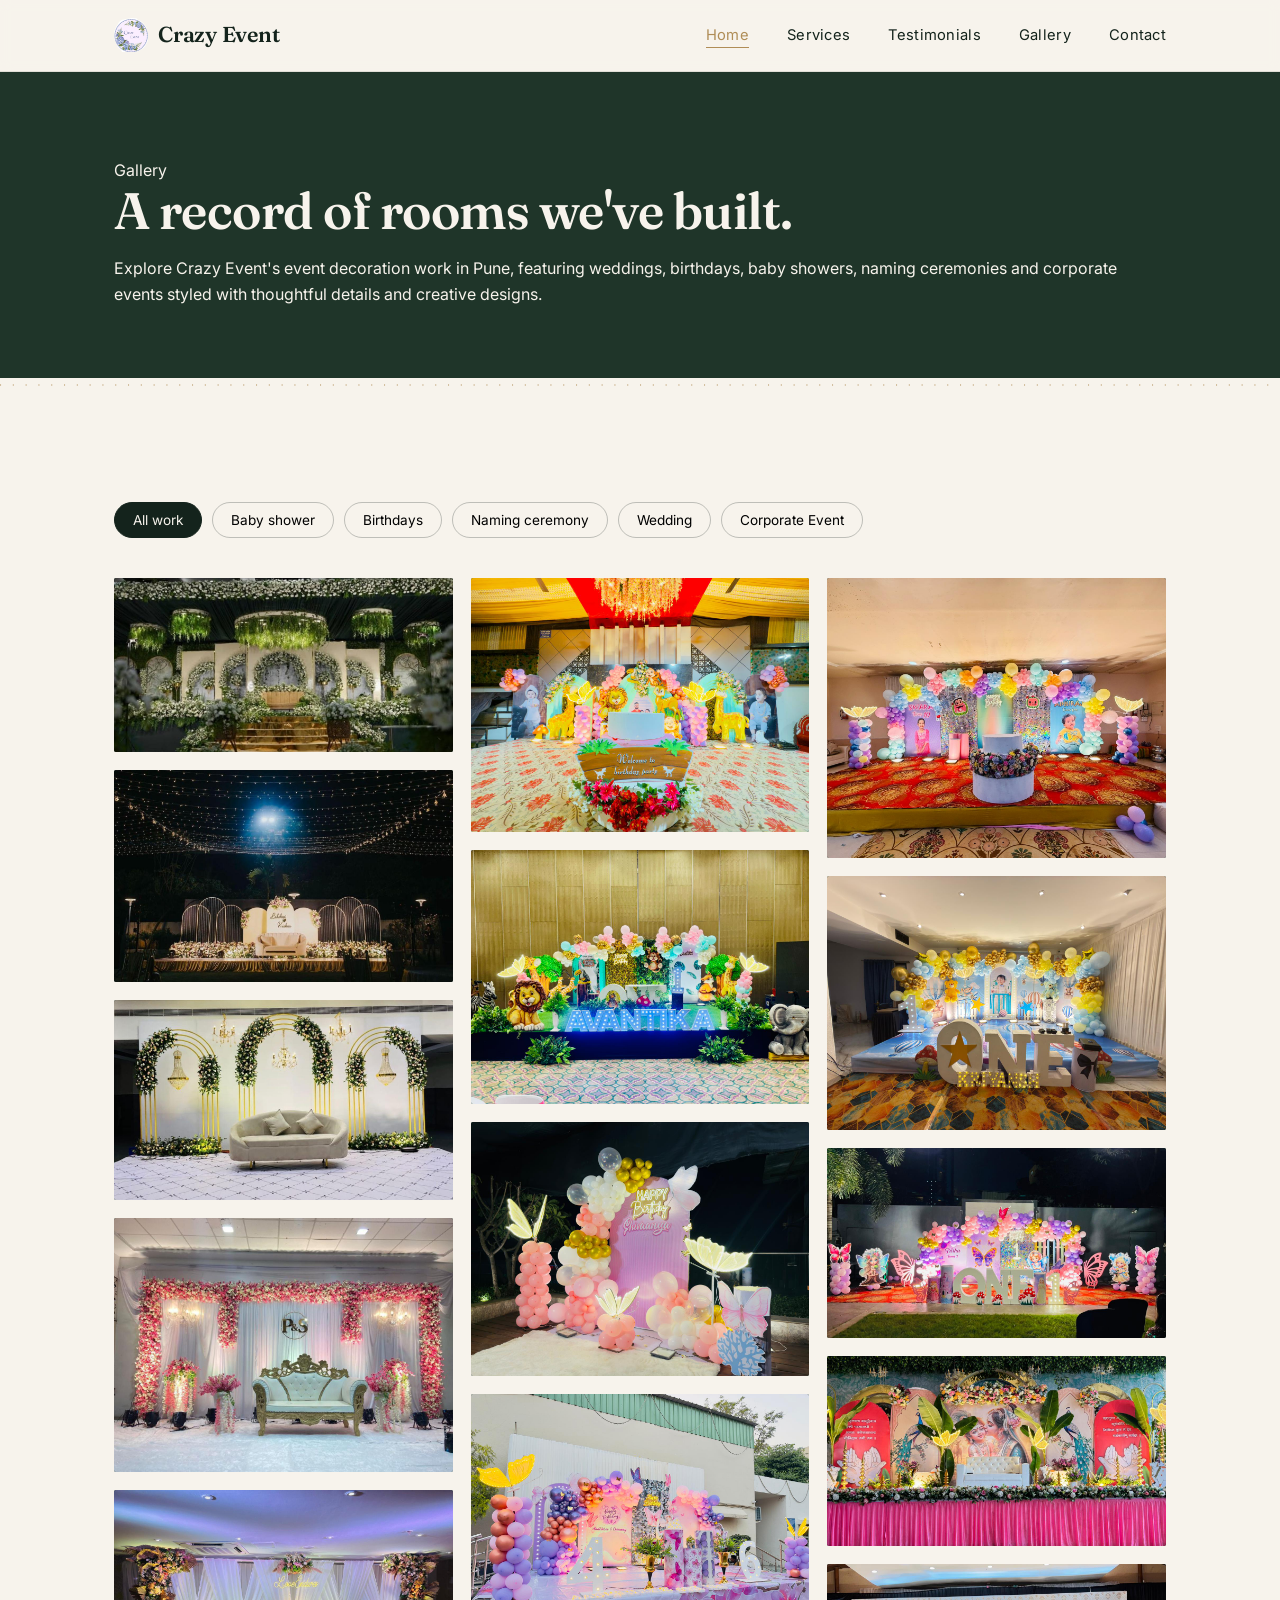
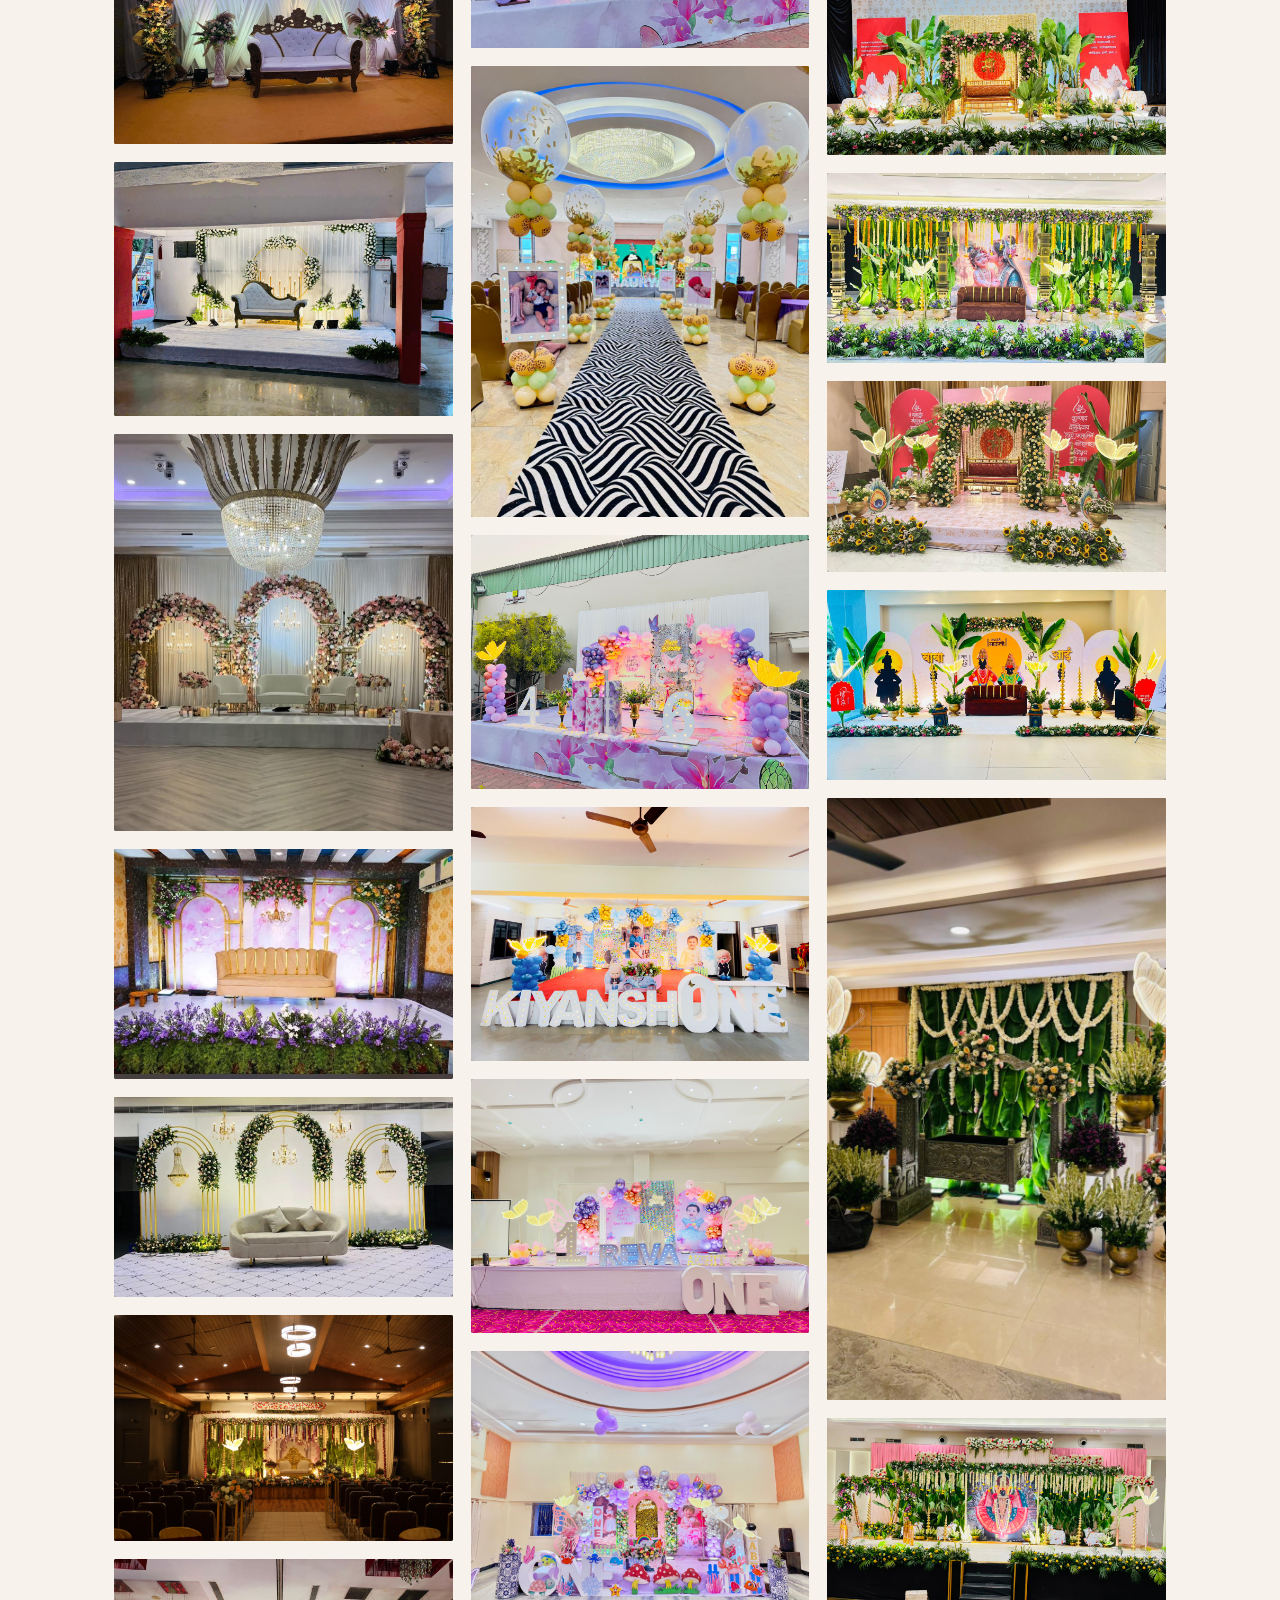
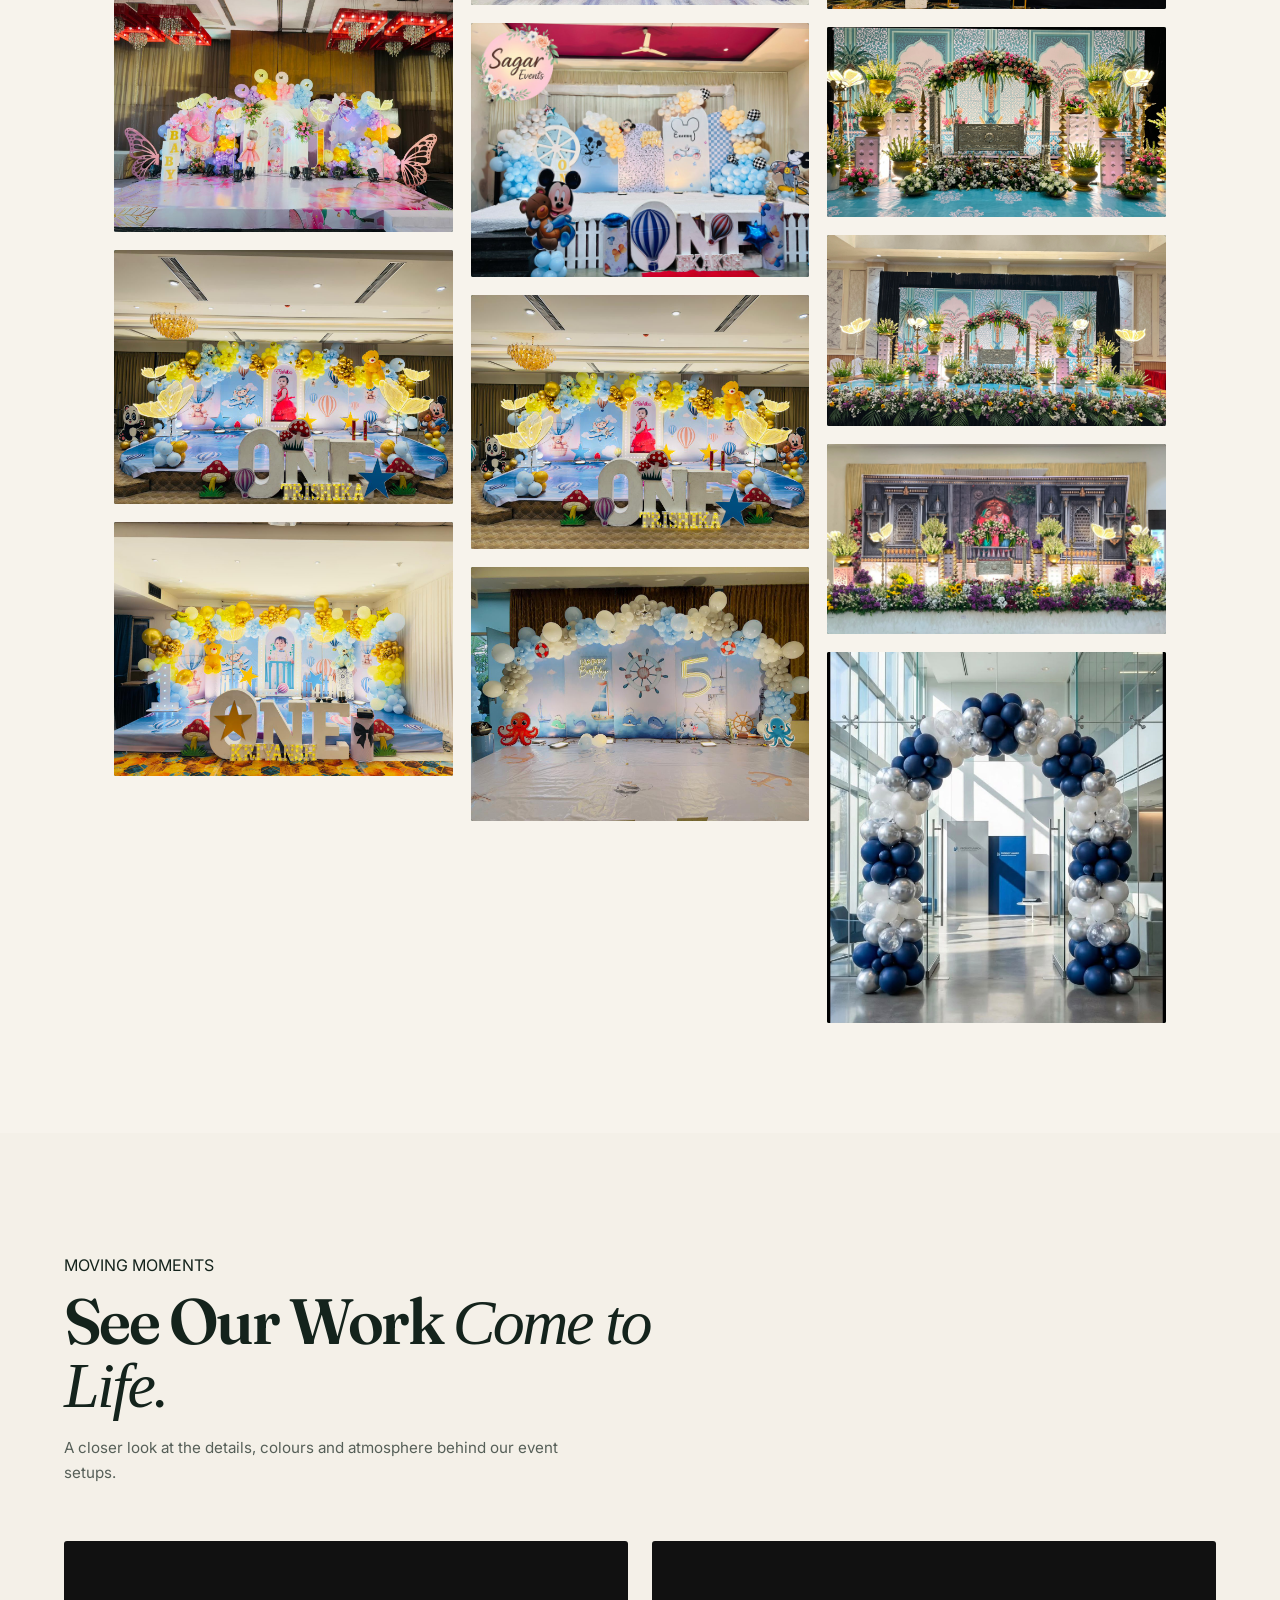
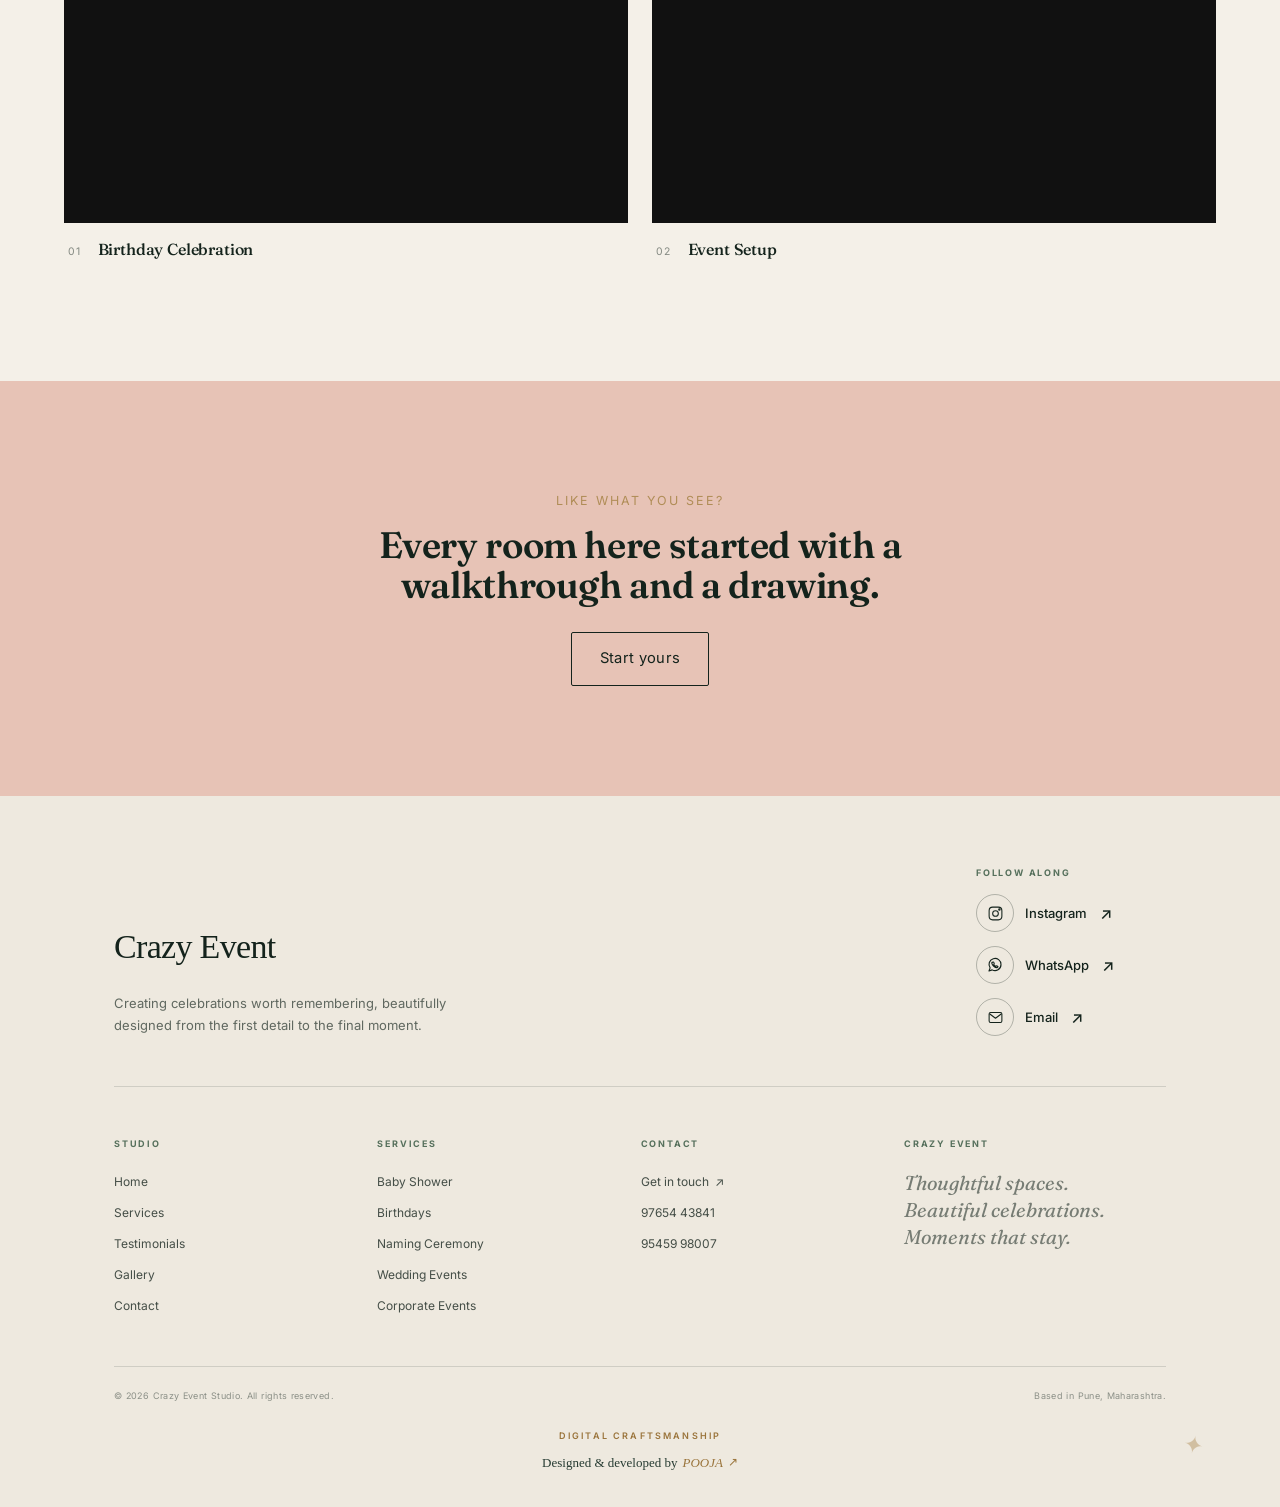
<file: gallery.html>
<!DOCTYPE html>
<html lang="en">
<head>
<meta charset="UTF-8">
<meta name="viewport" content="width=device-width, initial-scale=1.0">
<title>Event Decoration Gallery in Pune | Crazy Event</title>
<meta
    name="description"
    content="Explore Crazy Event's event decoration gallery in Pune featuring weddings, birthdays, baby showers, naming ceremonies and corporate events."
>

<link rel="preconnect" href="https://fonts.googleapis.com">
<link href="https://fonts.googleapis.com/css2?family=Fraunces:ital,opsz,wght@0,9..144,400;0,9..144,500;0,9..144,600;1,9..144,400;1,9..144,500&family=Inter:wght@400;500;600&display=swap" rel="stylesheet">
<link rel="stylesheet" href="styles.css">

<meta name="robots" content="index, follow">

<link rel="canonical" href="https://crazy-event.in/gallery.html">

<meta property="og:type" content="website">
<meta property="og:title" content="Event Decoration Gallery in Pune | Crazy Event">
<meta property="og:description" content="Explore Crazy Event's event decoration gallery in Pune featuring weddings, birthdays, baby showers, naming ceremonies and corporate events.">
<meta property="og:url" content="https://crazy-event.in/gallery.html">
<meta property="og:image" content="https://crazy-event.in/images/wedding1.jpeg">
<meta property="og:site_name" content="Crazy Event">

<meta name="twitter:card" content="summary_large_image">
<meta name="twitter:title" content="Event Decoration Gallery in Pune | Crazy Event">
<meta name="twitter:description" content="Explore wedding, birthday, baby shower, naming ceremony and corporate event decoration by Crazy Event in Pune.">
<meta name="twitter:image" content="https://crazy-event.in/images/wedding1.jpeg">
</head>
<body>

<header class="site-header">
  <nav class="wrap nav">
    <a href="index.html" class="brand">
      <img src="images/logo.jpg" alt="Crazy Event logo" class="brand-logo">
      <span class="brand-text">Crazy Event</span>
    </a>
   <ul class="nav-links">
      <li><a href="index.html" class="active">Home</a></li>
      <li><a href="index.html#design">Services</a></li>
       <li><a href="index.html#testimonials">Testimonials</a></li>
      
      <li><a href="index.html#recent-installs">Gallery</a></li>
      <li><a href="contact.html">Contact</a></li>

    </ul>
    <button class="menu-btn" aria-label="Toggle menu" aria-expanded="false">
      <span></span><span></span><span></span>
    </button>
    
  </nav>
</header>

<section class="page-hero">
  <div class="wrap">
    <span class="eyebrow">Gallery</span>
    <h1>A record of rooms we've built.</h1>
    <p class="hero-sub">
    Explore Crazy Event's event decoration work in Pune,
    featuring weddings, birthdays, baby showers,
    naming ceremonies and corporate events styled
    with thoughtful details and creative designs.
</p>
  </div>
</section>

<div class="lattice-rule" aria-hidden="true">
  <svg viewBox="0 0 1200 14" preserveAspectRatio="none" xmlns="http://www.w3.org/2000/svg">
    <line x1="0" y1="7" x2="1200" y2="7" stroke="#B08D57" stroke-width="1" stroke-dasharray="1 11"/>
  </svg>
</div>

<section>
  <div class="wrap">
    <div class="filter-row">
      <button class="filter-btn active" data-filter="all">All work</button>
      <button class="filter-btn" data-filter="baby-shower">Baby shower</button>
      <button class="filter-btn" data-filter="birthday">Birthdays</button>
      <button class="filter-btn" data-filter="naming-ceremony">Naming ceremony</button>
      <button class="filter-btn" data-filter="wedding">Wedding</button>
      <button class="filter-btn" data-filter="corporate-event">Corporate Event</button>
    </div>
<div class="gallery-grid">

    <!-- ==================== WEDDING ==================== -->

    <article class="gallery-item wedding">
        <img src="images/wedding1.jpeg" alt="Wedding event decoration by Crazy Event">
        <div class="gallery-cap">
            <span class="tag">Wedding</span>
            <div class="title">Elegant Wedding</div>
        </div>
    </article>

    <article class="gallery-item wedding">
        <img src="images/wedding2.jpeg" alt="Wedding celebration decoration by Crazy Event">
        <div class="gallery-cap">
            <span class="tag">Wedding</span>
            <div class="title">Wedding Celebration</div>
        </div>
    </article>

    <article class="gallery-item wedding">
        <img src="images/wedding3.jpeg"alt="Wedding stage decoration by Crazy Event">
        <div class="gallery-cap">
            <span class="tag">Wedding</span>
            <div class="title">Beautiful Ceremony</div>
        </div>
    </article>

    <article class="gallery-item wedding">
        <img src="images/wedding4.jpeg" alt="Elegant wedding decoration by Crazy Event">
        <div class="gallery-cap">
            <span class="tag">Wedding</span>
            <div class="title">Dream Wedding Setup</div>
        </div>
    </article>

    <article class="gallery-item wedding">
        <img src="images/wedding5.jpeg" alt="Wedding decor and styling by Crazy Event">
        <div class="gallery-cap">
            <span class="tag">Wedding</span>
            <div class="title">Wedding Details</div>
        </div>
    </article>

    <article class="gallery-item wedding">
        <img src="images/wedding6.jpeg" alt="Wedding celebration decor">
        <div class="gallery-cap">
            <span class="tag">Wedding</span>
            <div class="title">Grand Celebration</div>
        </div>
    </article>

    <article class="gallery-item wedding">
        <img src="images/wedding7.jpeg" alt="Wedding event setup by Crazy Event">
        <div class="gallery-cap">
            <span class="tag">Wedding</span>
            <div class="title">Classic Wedding</div>
        </div>
    </article>

    <article class="gallery-item wedding">
        <img src="images/wedding8.jpeg" alt="Wedding decoration setup by Crazy Event">
        <div class="gallery-cap">
            <span class="tag">Wedding</span>
            <div class="title">Celebration Moments</div>
        </div>
    </article>

    <article class="gallery-item wedding">
        <img src="images/wedding9.jpeg" alt="Wedding decor & Styling by Crazy Event">
        <div class="gallery-cap">
            <span class="tag">Wedding</span>
            <div class="title">Elegant Celebration</div>
        </div>
    </article>

     <article class="gallery-item wedding">
        <img src="images/Wedding10.jpeg" alt="Wedding stage decoration by Crazy Event">
        <div class="gallery-cap">
            <span class="tag">Wedding</span>
            <div class="title">Beautiful Ceremony</div>
        </div>
    </article>


    <!-- ==================== BIRTHDAY ==================== -->

    <article class="gallery-item birthday">
        <img src="images/b'day1.jpeg" alt="Birthday decoration by Crazy Event">
        <div class="gallery-cap">
            <span class="tag">Birthday</span>
            <div class="title">Birthday Celebration</div>
        </div>
    </article>

    <article class="gallery-item birthday">
        <img src="images/b'day2.jpeg" alt="Birthday event decoration by Crazy Event">
        <div class="gallery-cap">
            <span class="tag">Birthday</span>
            <div class="title">Birthday Decor</div>
        </div>
    </article>

    <article class="gallery-item birthday">
        <img src="images/b'day3.jpeg" alt="Birthday decoration setup by Crazy Event">
        <div class="gallery-cap">
            <span class="tag">Birthday</span>
            <div class="title">Special Celebration</div>
        </div>
    </article>

    <article class="gallery-item birthday">
        <img src="images/b'day4.jpeg" alt="Birthday party decoration by Crazy Event">
        <div class="gallery-cap">
            <span class="tag">Birthday</span>
            <div class="title">Party Setup</div>
        </div>
    </article>

    <article class="gallery-item birthday">
        <img src="images/b'day5.jpeg" alt="Birthday decor by Crazy Event">
        <div class="gallery-cap">
            <span class="tag">Birthday</span>
            <div class="title">Beautiful Birthday</div>
        </div>
    </article>

    <article class="gallery-item birthday">
        <img src="images/b'day6.jpeg" alt="Birthday event setup by Crazy Event">
        <div class="gallery-cap">
            <span class="tag">Birthday</span>
            <div class="title">Fun Celebration</div>
        </div>
    </article>

    <article class="gallery-item birthday">
        <img src="images/b'day7.jpeg" alt="Birthday decoration by Crazy Event">
        <div class="gallery-cap">
            <span class="tag">Birthday</span>
            <div class="title">Birthday Moments</div>
        </div>
    </article>

    <article class="gallery-item birthday">
        <img src="images/b'day8.jpeg" alt="Birthday party setup by Crazy Event">
        <div class="gallery-cap">
            <span class="tag">Birthday</span>
            <div class="title">Celebration Decor</div>
        </div>
    </article>

    <article class="gallery-item birthday">
        <img src="images/b'day9.jpeg" alt="Birthday celebration setup by Crazy Event">
        <div class="gallery-cap">
            <span class="tag">Birthday</span>
            <div class="title">Colorful Celebration</div>
        </div>
    </article>

    <article class="gallery-item birthday">
        <img src="images/b'day10.jpeg" alt="Birthday event decoration by Crazy Event">
        <div class="gallery-cap">
            <span class="tag">Birthday</span>
            <div class="title">Birthday Event</div>
        </div>
    </article>

    <article class="gallery-item birthday">
        <img src="images/b'day11.jpeg" alt="Birthday decor by Crazy Event">
        <div class="gallery-cap">
            <span class="tag">Birthday</span>
            <div class="title">Party Celebration</div>
        </div>
    </article>

    <article class="gallery-item birthday">
        <img src="images/b'day12.jpeg" alt="Birthday decoration setup by Crazy Event">
        <div class="gallery-cap">
            <span class="tag">Birthday</span>
            <div class="title">Elegant Birthday</div>
        </div>
    </article>

    <article class="gallery-item birthday">
        <img src="images/b'day13.jpeg" alt="Birthday party decoration by Crazy Event">
        <div class="gallery-cap">
            <span class="tag">Birthday</span>
            <div class="title">Party Details</div>
        </div>
    </article>

    <article class="gallery-item birthday">
        <img src="images/b'day14.jpeg" alt="Birthday celebration setup by Crazy Event">
        <div class="gallery-cap">
            <span class="tag">Birthday</span>
            <div class="title">Special Birthday</div>
        </div>
    </article>

    <article class="gallery-item birthday">
        <img src="images/b'day15.jpeg" alt="Birthday decoration by Crazy Event">
        <div class="gallery-cap">
            <span class="tag">Birthday</span>
            <div class="title">Birthday Moments</div>
        </div>
    </article>

    <article class="gallery-item birthday">
        <img src="images/b'day16.jpeg" alt="Birthday event decor by Crazy Event">
        <div class="gallery-cap">
            <span class="tag">Birthday</span>
            <div class="title">Celebration Setup</div>
        </div>
    </article>

    <article class="gallery-item birthday">
        <img src="images/b'day17.jpeg" alt="Birthday decoration by Crazy Event">
        <div class="gallery-cap">
            <span class="tag">Birthday</span>
            <div class="title">Party Decor</div>
        </div>
    </article>

    <article class="gallery-item birthday">
        <img src="images/b'day18.jpeg" alt="Birthday celebration decoration by Crazy Event">
        <div class="gallery-cap">
            <span class="tag">Birthday</span>
            <div class="title">Grand Birthday</div>
        </div>
    </article>


    <!-- ==================== BABY SHOWER ==================== -->

    <article class="gallery-item baby-shower">
        <img src="images/babyshower1.jpeg" alt="Baby shower decoration by Crazy Event">
        <div class="gallery-cap">
            <span class="tag">Baby Shower</span>
            <div class="title">Baby Shower Setup</div>
        </div>
    </article>

    <article class="gallery-item baby-shower">
        <img src="images/babyshower2.jpeg" alt="Baby shower event decoration by Crazy Event">
        <div class="gallery-cap">
            <span class="tag">Baby Shower</span>
            <div class="title">Beautiful Baby Shower</div>
        </div>
    </article>

    <article class="gallery-item baby-shower">
        <img src="images/babyshower3.jpeg" alt="Baby shower decor by Crazy Event">
        <div class="gallery-cap">
            <span class="tag">Baby Shower</span>
            <div class="title">Celebration Decor</div>
        </div>
    </article>

    <article class="gallery-item baby-shower">
        <img src="images/babyshower4.jpeg" alt="Baby shower decoration setup by Crazy Event">
        <div class="gallery-cap">
            <span class="tag">Baby Shower</span>
            <div class="title">Sweet Celebration</div>
        </div>
    </article>

    <article class="gallery-item baby-shower">
        <img src="images/babyshower5.jpeg" alt="Baby shower event setup by Crazy Event">
        <div class="gallery-cap">
            <span class="tag">Baby Shower</span>
            <div class="title">Baby Shower Moments</div>
        </div>
    </article>


    <!-- ==================== NAMING CEREMONY ==================== -->

    <article class="gallery-item naming-ceremony">
        <img src="images/namingceremony1.jpeg" alt="Naming ceremony decoration by Crazy Event">
        <div class="gallery-cap">
            <span class="tag">Naming Ceremony</span>
            <div class="title">Naming Ceremony</div>
        </div>
    </article>

    <article class="gallery-item naming-ceremony">
        <img src="images/namingceremony2.jpeg" alt="Naming ceremony decoration by Crazy Event">
        <div class="gallery-cap">
            <span class="tag">Naming Ceremony</span>
            <div class="title">Traditional Celebration</div>
        </div>
    </article>

    <article class="gallery-item naming-ceremony">
        <img src="images/namingceremony3.jpeg" alt="Naming ceremony setup by Crazy Event">
        <div class="gallery-cap">
            <span class="tag">Naming Ceremony</span>
            <div class="title">Elegant Ceremony</div>
        </div>
    </article>

    <article class="gallery-item naming-ceremony">
        <img src="images/namingceremony4.jpeg" alt="Naming ceremony decoration by Crazy Event">
        <div class="gallery-cap">
            <span class="tag">Naming Ceremony</span>
            <div class="title">Beautiful Ceremony</div>
        </div>
    </article>

    <article class="gallery-item naming-ceremony">
        <img src="images/namingceremony5.jpeg" alt="Naming ceremony event decor by Crazy Event">
        <div class="gallery-cap">
            <span class="tag">Naming Ceremony</span>
            <div class="title">Traditional Decor</div>
        </div>
    </article>
     
    <!-- ==================== CORPORATE EVENTS ==================== -->

<article class="gallery-item corporate-event">
    <img src="images/corporate1.jpg" alt="Corporate event decoration by Crazy Event">
    <div class="gallery-cap">
        <span class="tag">Corporate Event</span>
        <div class="title">Corporate Event Setup</div>
    </div>
</article>
</div>


  </div>
</section>

<section class="moving-moments">
    <div class="moving-moments-header">
        <p class="section-tag">MOVING MOMENTS</p>

        <h2>See Our Work <em>Come to Life.</em></h2>

        <p>
            A closer look at the details, colours and atmosphere behind our event setups.
        </p>
    </div>

    <div class="video-grid">

        <div class="video-card">
<video autoplay muted loop playsinline preload="metadata">
                    <source src="videos/birthday.mp4" type="video/mp4">
                Your browser does not support the video tag.
            </video>

            <div class="video-caption">
                <span>01</span>
                <h3>Birthday Celebration</h3>
            </div>
        </div>

        <div class="video-card">
<video autoplay muted loop playsinline preload="metadata">    
               <source src="videos/event-setup.mp4" type="video/mp4">
                Your browser does not support the video tag.
            </video>

            <div class="video-caption">
                <span>02</span>
                <h3>Event Setup</h3>
            </div>
        </div>

    </div>
</section>
<section class="section-blush">
  <div class="wrap center">
    <span class="kicker">Like what you see?</span>
    <h2 style="font-size:clamp(1.7rem,3.2vw,2.3rem); max-width:24ch; margin:14px auto 0;">Every room here started with a walkthrough and a drawing.</h2>
    <div class="hero-actions" style="justify-content:center; margin-top:28px;">
      <a href="contact.html" class="btn btn-ghost-dark">Start yours</a>
    </div>
  </div>
</section>

<footer class="site-footer">
    <div class="wrap">

        <!-- FOOTER TOP -->
        <div class="footer-top">

            <!-- BRAND -->
            <div class="footer-brand">

                <a href="index.html" class="footer-wordmark">
                    Crazy Event
                </a>

                <p>
                    Creating celebrations worth remembering,
                    beautifully designed from the first detail
                    to the final moment.
                </p>

            </div>


            <!-- SOCIAL LINKS -->
            <div class="footer-follow">

                <span class="footer-label">FOLLOW ALONG</span>


                <!-- Instagram -->
                <a
                    href="https://www.instagram.com/crazy__event__pune/"
                    target="_blank"
                    rel="noopener noreferrer"
                    class="footer-social-link"
                >

                    <span class="instagram-circle">
                        <svg viewBox="0 0 24 24" aria-hidden="true">
                            <rect
                                x="3"
                                y="3"
                                width="18"
                                height="18"
                                rx="5">
                            </rect>

                            <circle
                                cx="12"
                                cy="12"
                                r="4">
                            </circle>

                            <circle
                                cx="17.5"
                                cy="6.5"
                                r="1">
                            </circle>
                        </svg>
                    </span>

                    <span>Instagram</span>

                    <span class="footer-social-arrow">↗</span>

                </a>


                <!-- WhatsApp -->
                <a
                    href="https://wa.me/919765443841"
                    target="_blank"
                    rel="noopener noreferrer"
                    class="footer-social-link"
                >

                    <span class="social-circle whatsapp-circle">

                        <svg viewBox="0 0 24 24" aria-hidden="true">

                            <path
                                d="M20 11.5a8 8 0 0 1-11.8 7L4 20l1.5-4.1A8 8 0 1 1 20 11.5Z">
                            </path>

                            <path
                                d="M8.5 8.5c.2-.4.4-.5.7-.5h.6c.2 0 .4.1.5.4l.7 1.5c.1.2.1.4-.1.6l-.6.7c.6 1.1 1.5 1.9 2.6 2.5l.6-.6c.2-.2.4-.2.6-.1l1.5.7c.3.1.4.3.3.6-.2.6-.6 1-1.2 1.2-1 .2-2.8-.5-4.3-1.8-1.3-1.1-2.2-2.5-2.5-3.5-.2-.7-.1-1.3.1-1.7Z">
                            </path>

                        </svg>

                    </span>

                    <span>WhatsApp</span>

                    <span class="footer-social-arrow">↗</span>

                </a>


                <!-- Email -->
                <a
    href="mailto:Sarthaksupekar1616@gmail.com"
    class="footer-social-link"
>

    <span class="social-circle">

        <svg viewBox="0 0 24 24" aria-hidden="true">

            <rect
                x="3"
                y="5"
                width="18"
                height="14"
                rx="2">
            </rect>

            <path d="m4 7 8 6 8-6"></path>

        </svg>

    </span>

    <span>Email</span>

    <span class="footer-social-arrow">↗</span>

</a>

            </div>

        </div>


        <!-- FOOTER LINKS -->
        <div class="footer-links">


            <!-- STUDIO -->
            <div class="footer-column">

                <span class="footer-label">
                    STUDIO
                </span>

                <a href="index.html">
                    Home
                </a>

                <a href="services.html">
                    Services
                </a>

                <a href="index.html#testimonials">
                    Testimonials
                </a>

                <a href="index.html#recent-installs">
                    Gallery
                </a>

                <a href="contact.html">
                    Contact
                </a>

            </div>


            <!-- SERVICES -->
            <div class="footer-column">

                <span class="footer-label">
                    SERVICES
                </span>

                <a href="services.html">
                    Baby Shower
                </a>

                <a href="services.html">
                    Birthdays
                </a>

                <a href="services.html">
                    Naming Ceremony
                </a>

                <a href="services.html">
                    Wedding Events
                </a>

                <a href="services.html">
                    Corporate Events
                </a>

            </div>


            <!-- CONTACT -->
            <div class="footer-column">

                <span class="footer-label">
                    CONTACT
                </span>

                <a href="contact.html">
                    Get in touch
                    <span class="link-arrow">↗</span>
                </a>

                <a href="tel:+919765443841">
                    97654 43841
                </a>

                <a href="tel:+919545998007">
                    95459 98007
                </a>

            </div>


            <!-- CLOSING MESSAGE -->
            <div class="footer-note">

                <span class="footer-label">
                    CRAZY EVENT
                </span>

                <p>
                    Thoughtful spaces.
                    Beautiful celebrations.
                    Moments that stay.
                </p>

            </div>

        </div>


        <!-- FOOTER BOTTOM -->
        <div class="footer-bottom">

            <span>
                © 2026 Crazy Event Studio. All rights reserved.
            </span>

            <span>
                Based in Pune, Maharashtra.
            </span>

        </div>
 <div class="footer-credit">

            <span class="footer-credit-label">
                DIGITAL CRAFTSMANSHIP
            </span>

            <a
                href="https://pooja-bot07.github.io/pooja-portfolio/"
                target="_blank"
                rel="noopener noreferrer"
                class="footer-credit-link"
                aria-label="Designed and developed by Pooja. Visit her portfolio."
            >
                Designed &amp; developed by
                <span class="footer-credit-name">POOJA</span>
                <span class="footer-credit-arrow" aria-hidden="true">↗</span>
            </a>

        </div>
    </div>
</footer>

<script src="script.js"></script>
</body>
</html>
</file>
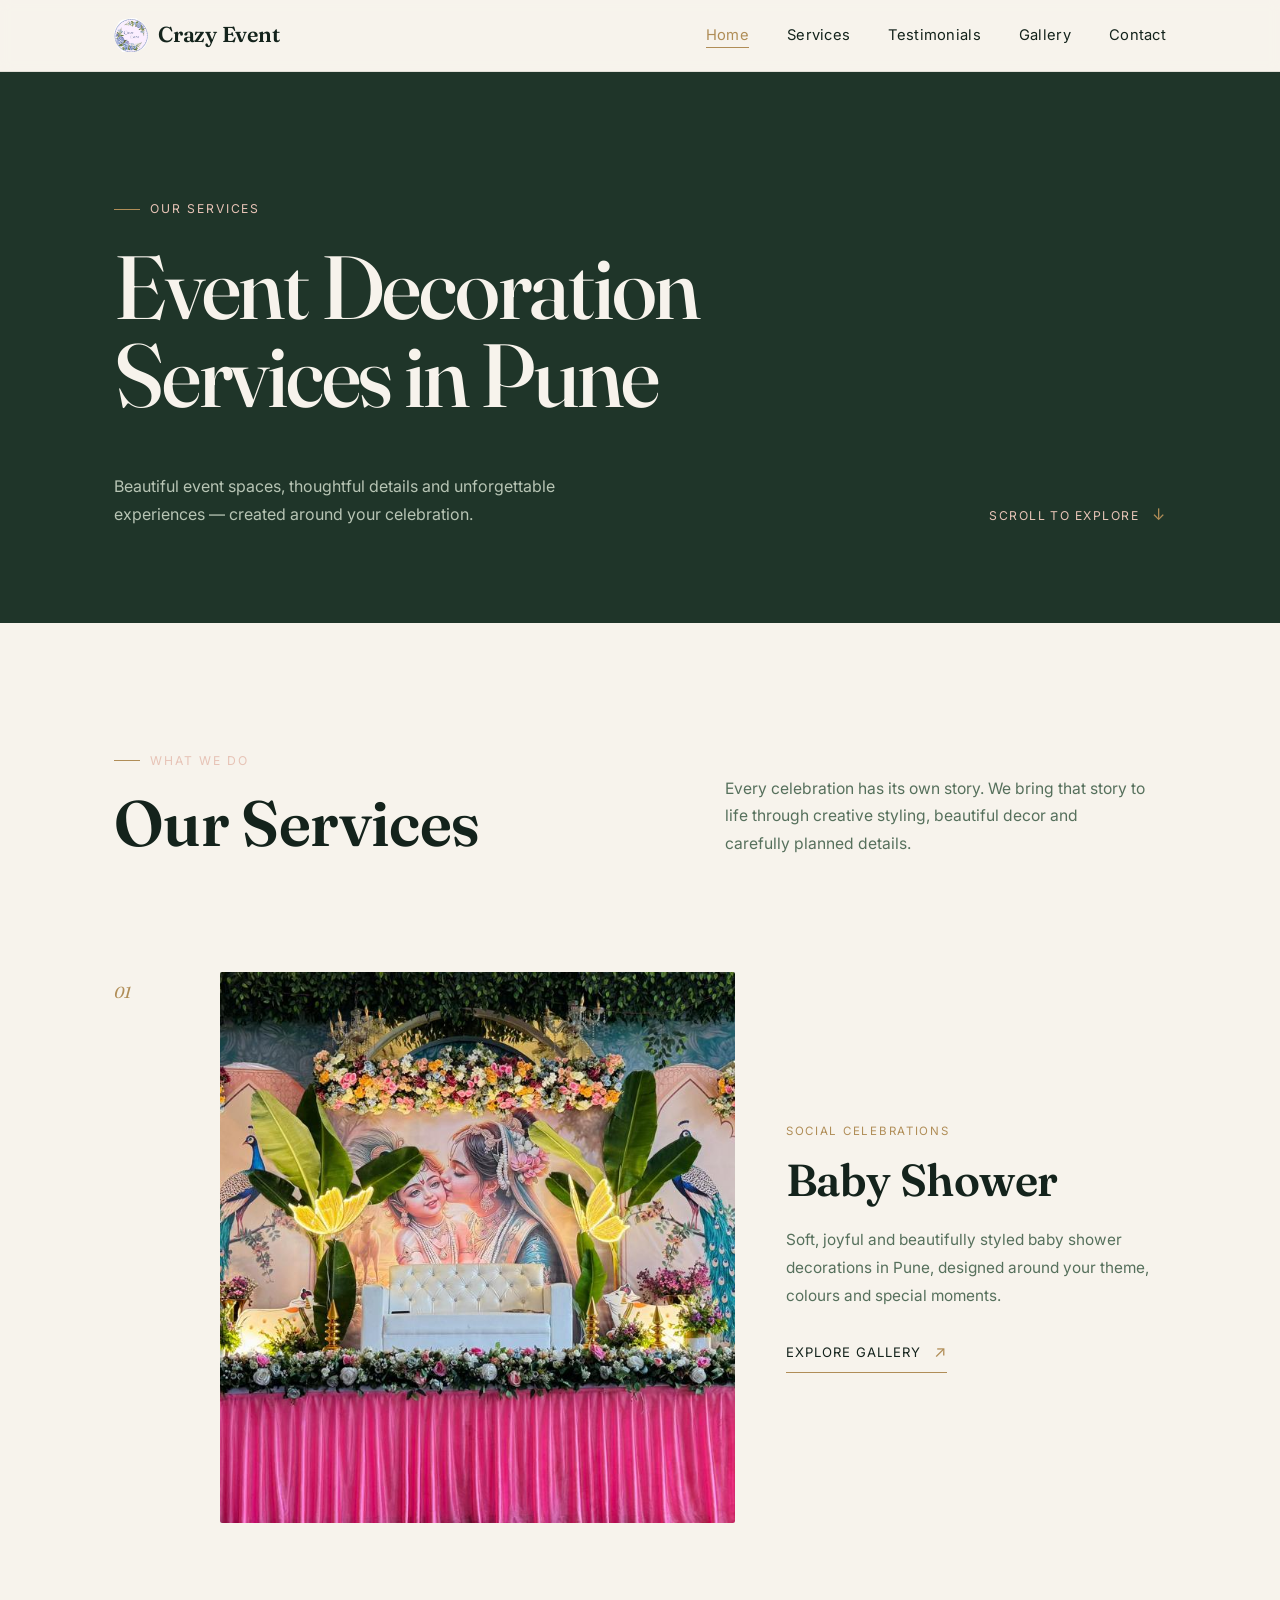
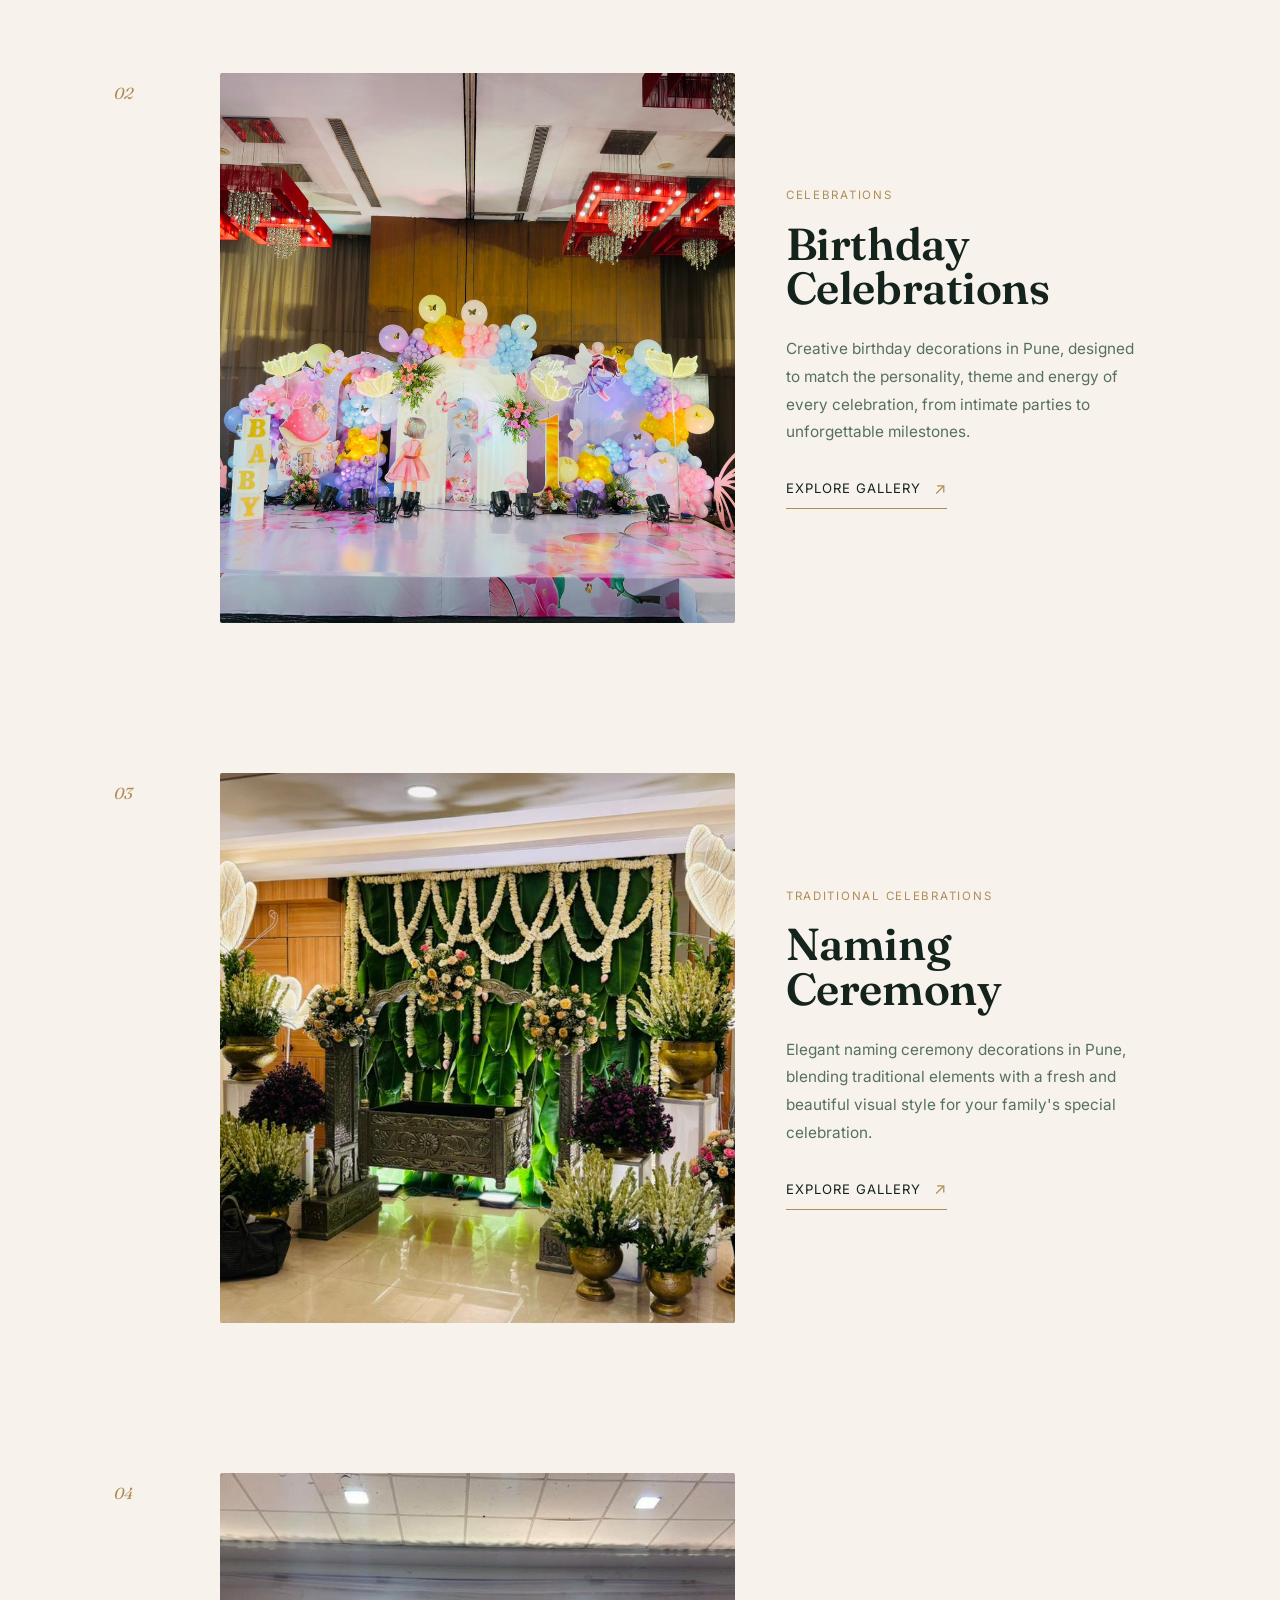
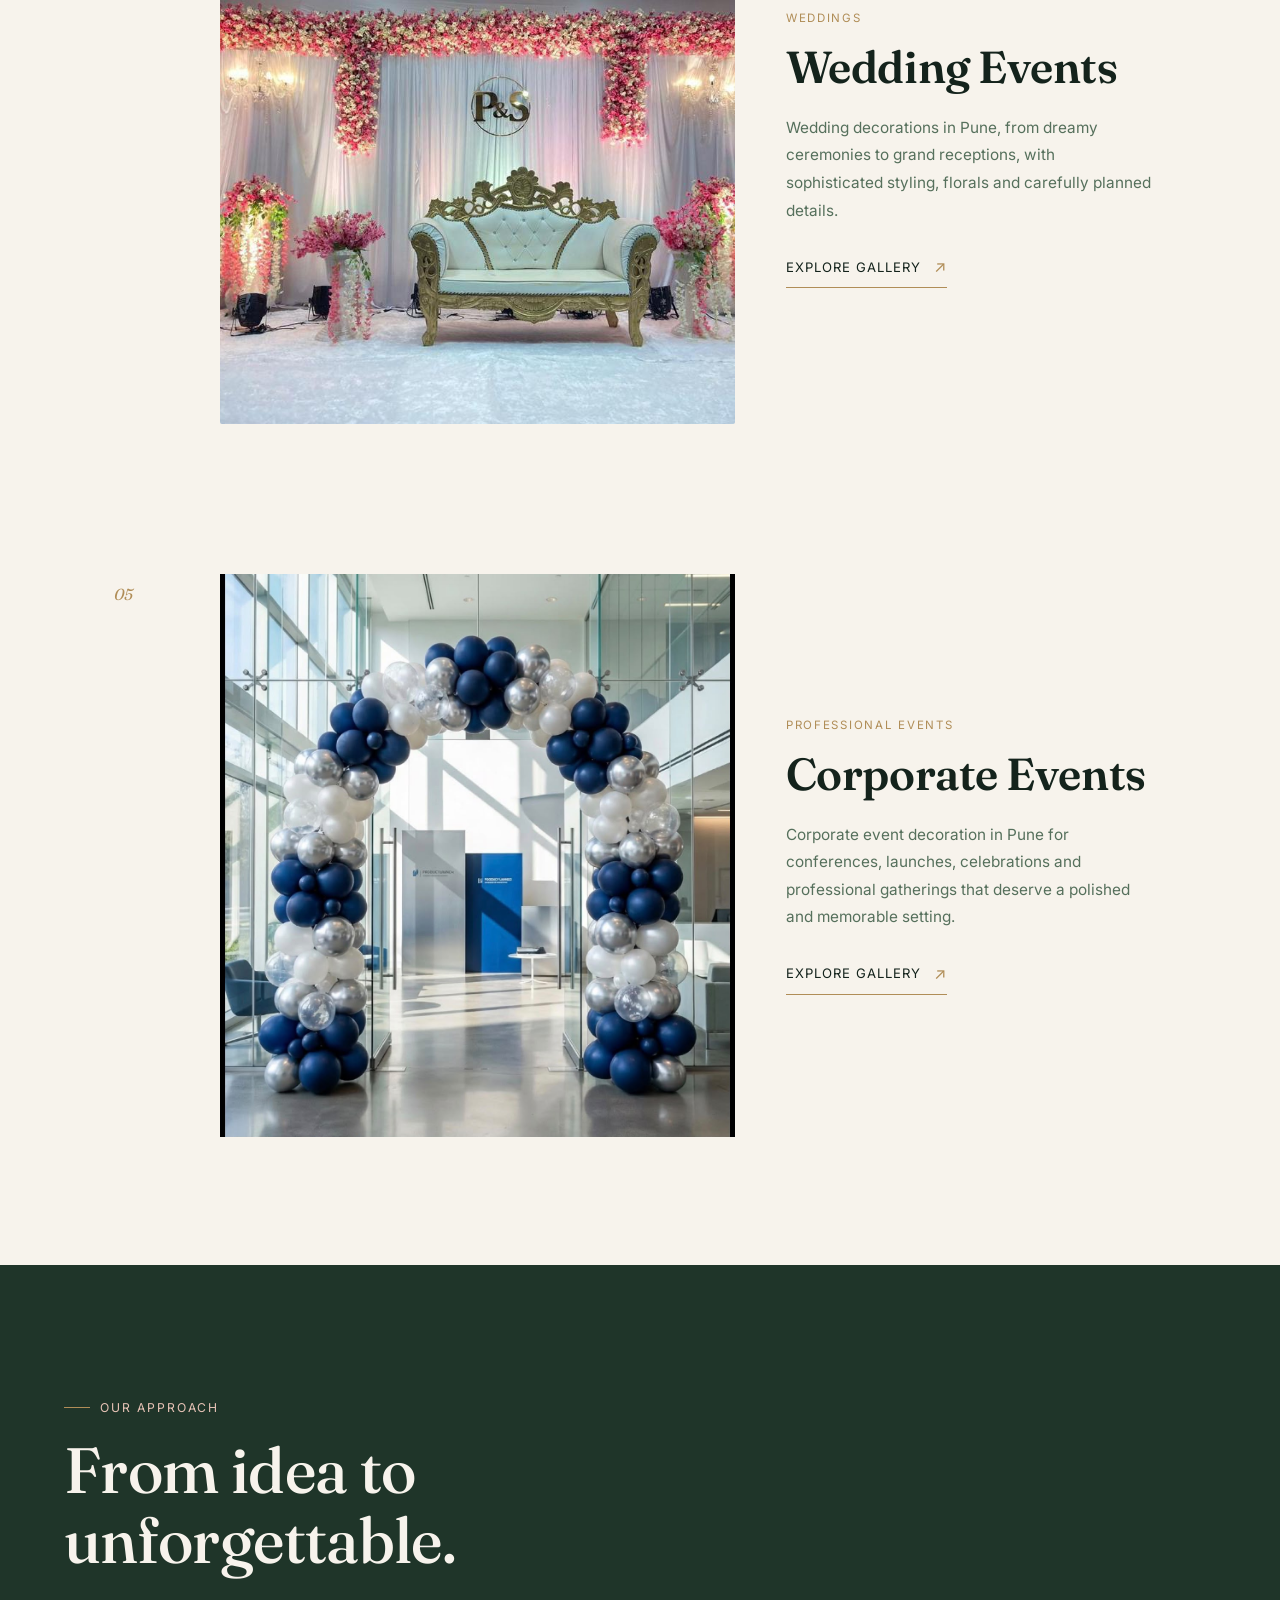
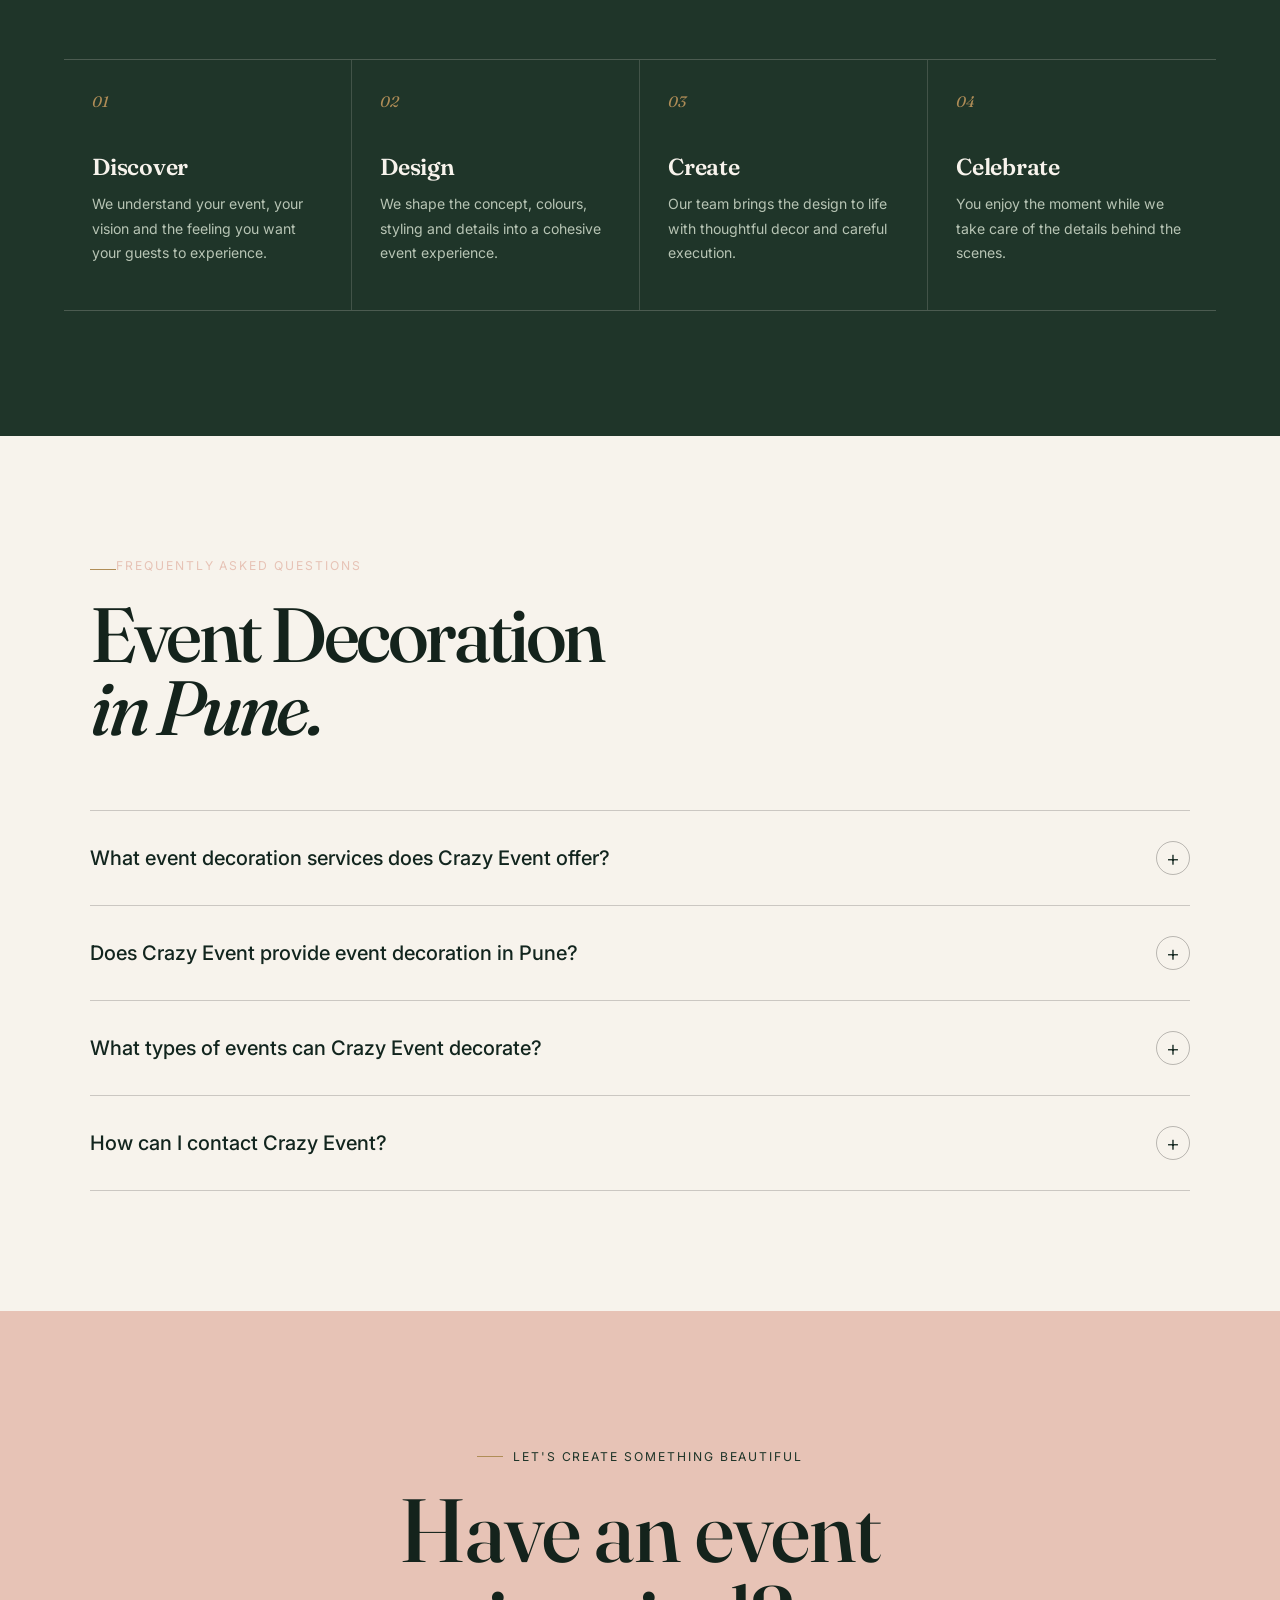
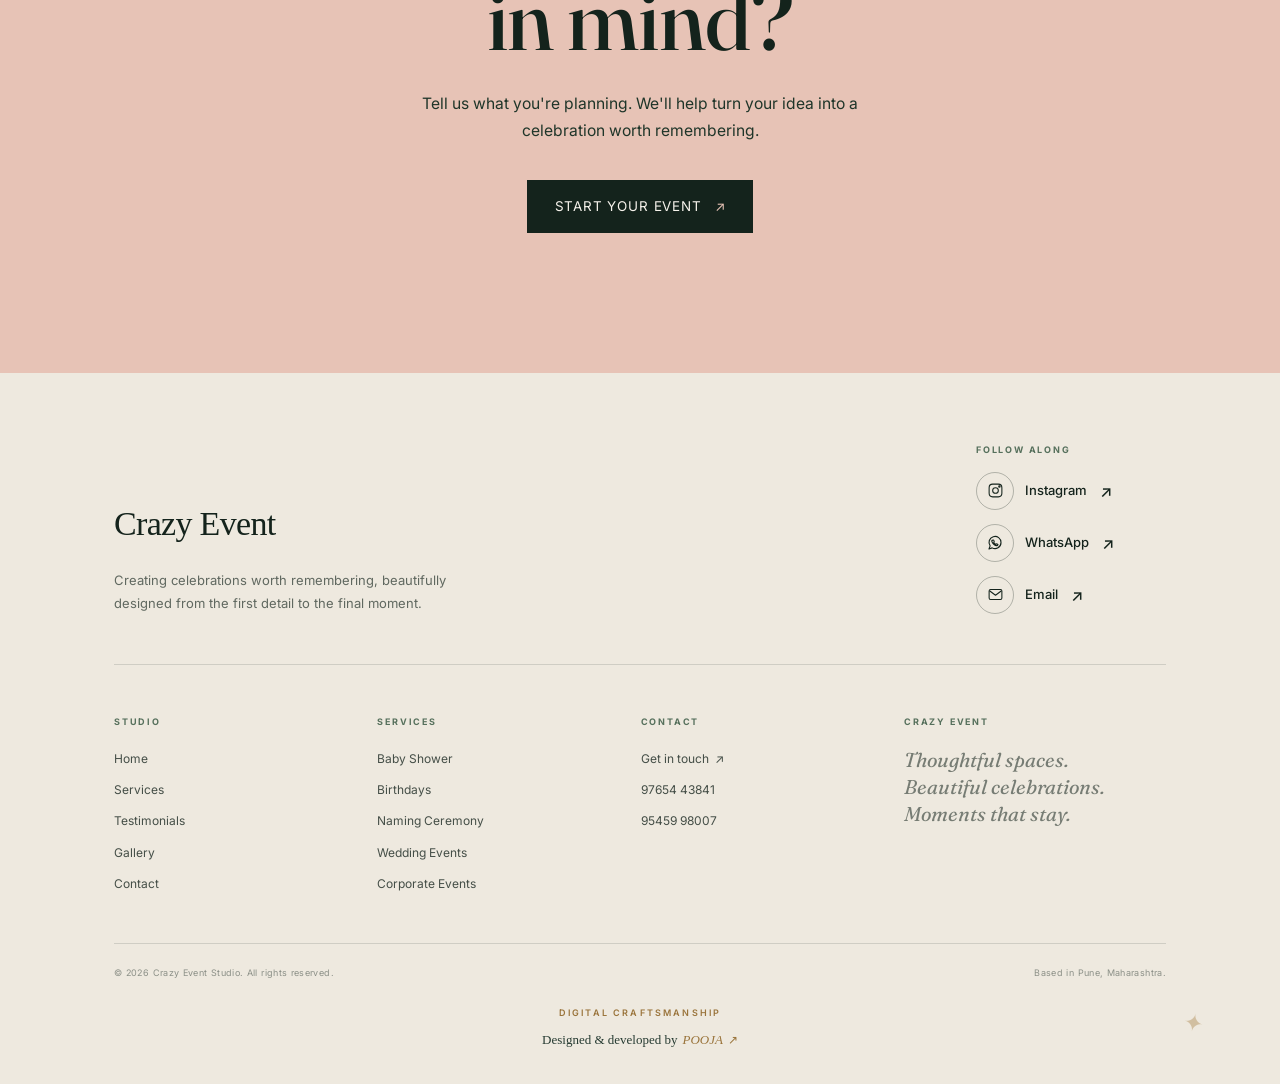
<file: services.html>
<!DOCTYPE html>
<html lang="en">

<head>
    <meta charset="UTF-8">
    <meta name="viewport" content="width=device-width, initial-scale=1.0">

    <title>Event Decoration Services in Pune | Crazy Event</title>

    <meta
    name="description"
    content="Crazy Event offers event decoration in Pune for weddings, birthdays, baby showers, naming ceremonies and corporate events. Explore our decoration services and event designs.">

    <meta name="robots" content="index, follow">
<link rel="canonical" href="https://crazy-event.in/services.html">
   <link rel="preconnect" href="https://fonts.googleapis.com">
<link href="https://fonts.googleapis.com/css2?family=Fraunces:ital,opsz,wght@0,9..144,400;0,9..144,500;0,9..144,600;1,9..144,400;1,9..144,500&family=Inter:wght@400;500;600&display=swap" rel="stylesheet">

<link rel="stylesheet" href="styles.css">
</head>


<body>

    <!-- =========================================
         HEADER
    ========================================== -->

<header class="site-header">
  <nav class="wrap nav">

    <a href="index.html" class="brand">
      <img src="images/logo.jpg"
           alt="Crazy Event logo"
           class="brand-logo">
      <span class="brand-text">Crazy Event</span>
    </a>

    <ul class="nav-links">
      <li><a href="index.html" class="active">Home</a></li>
      <li><a href="index.html#design">Services</a></li>
       <li><a href="index.html#testimonials">Testimonials</a></li>
      
     <li><a href="index.html#recent-installs">Gallery</a></li>
      <li><a href="contact.html">Contact</a></li>
    </ul>

    <button class="menu-btn"
            aria-label="Toggle menu"
            aria-expanded="false">
      <span></span>
      <span></span>
      <span></span>
    </button>

    
  </nav>
</header>

    <!-- =========================================
         PAGE HERO
    ========================================== -->

    <main>

        <section class="ce-page-hero">

            <div class="ce-page-hero-inner">

                <span class="ce-eyebrow">
                    Our Services
                </span>

               <h1>
    Event Decoration Services in Pune
</h1>

                <div class="ce-page-hero-bottom">

                    <p>
                        Beautiful event spaces, thoughtful details
                        and unforgettable experiences — created
                        around your celebration.
                    </p>

                    <span class="ce-scroll-note">
                        Scroll to explore
                        <span>↓</span>
                    </span>
                </div>
            </div>
        </section>

        <!-- =========================================
             SERVICES
        ========================================== -->

        <section class="ce-services" id="services">

            <!-- SECTION INTRO -->

            <div class="ce-services-header">

                <div>

                    <span class="ce-eyebrow">
                        What We Do
                    </span>

                    <h2>
                        Our Services
                    </h2>

                </div>


                <p>
                    Every celebration has its own story.
                    We bring that story to life through
                    creative styling, beautiful decor and
                    carefully planned details.
                </p>

            </div>



            <!-- =====================================
                 SERVICE 01 — BABY SHOWER
            ====================================== -->

<article id="baby-shower" class="ce-service-item">
                <div class="ce-service-number">
                    01
                </div>


                <div class="ce-service-image">

                    <img src="images/babyshower1.jpeg"
                         alt="Baby shower decoration in Pune by Crazy Event"
                         loading="lazy">

                </div>


                <div class="ce-service-content">

                    <span class="ce-service-label">
                        Social Celebrations
                    </span>

                    <h3>
                        Baby Shower
                    </h3>

                    <p>
    Soft, joyful and beautifully styled baby shower
    decorations in Pune, designed around your theme,
    colours and special moments.
</p>

                    <a href="gallery.html"
                       class="ce-service-link">

                        Explore Gallery

                        <span>↗</span>

                    </a>

                </div>

            </article>



            <!-- =====================================
                 SERVICE 02 — BIRTHDAY
            ====================================== -->

<article id="birthdays" class="ce-service-item">
                <div class="ce-service-number">
                    02
                </div>


                <div class="ce-service-image">

                    <img src="images/b'day1.jpeg"
                         alt="Birthday decoration in Pune by Crazy Event"
                         loading="lazy">

                </div>


                <div class="ce-service-content">

                    <span class="ce-service-label">
                        Celebrations
                    </span>

                    <h3>
                        Birthday
                        Celebrations
                    </h3>

                    <p>
    Creative birthday decorations in Pune,
    designed to match the personality, theme
    and energy of every celebration, from
    intimate parties to unforgettable milestones.
</p>

                    <a href="gallery.html"
                       class="ce-service-link">

                        Explore Gallery

                        <span>↗</span>

                    </a>

                </div>

            </article>



            <!-- =====================================
                 SERVICE 03 — NAMING CEREMONY
            ====================================== -->

<article id="naming-ceremony" class="ce-service-item">
                <div class="ce-service-number">
                    03
                </div>


                <div class="ce-service-image">

                    <img src="images/namingceremony1.jpeg"
                         alt="Naming ceremony decoration in Pune by Crazy Event"
                         loading="lazy">

                </div>


                <div class="ce-service-content">

                    <span class="ce-service-label">
                        Traditional Celebrations
                    </span>

                    <h3>
                        Naming
                        Ceremony
                    </h3>

                    <p>
    Elegant naming ceremony decorations in Pune,
    blending traditional elements with a fresh
    and beautiful visual style for your
    family's special celebration.
</p>
                    <a href="gallery.html"
                       class="ce-service-link">

                        Explore Gallery

                        <span>↗</span>

                    </a>

                </div>

            </article>



            <!-- =====================================
                 SERVICE 04 — WEDDING
            ====================================== -->

<article id="wedding-events" class="ce-service-item">
                <div class="ce-service-number">
                    04
                </div>


                <div class="ce-service-image">

                    <img src="images/wedding4.jpeg"
                         alt="Wedding decoration in Pune by Crazy Event"
                         loading="lazy">

                </div>


                <div class="ce-service-content">

                    <span class="ce-service-label">
                        Weddings
                    </span>

                    <h3>
                        Wedding
                        Events
                    </h3>

                   <p>
    Wedding decorations in Pune, from dreamy
    ceremonies to grand receptions, with
    sophisticated styling, florals and
    carefully planned details.
</p>

                    <a href="gallery.html"
                       class="ce-service-link">

                        Explore Gallery

                        <span>↗</span>

                    </a>

                </div>

            </article>



            <!-- =====================================
                 SERVICE 05 — CORPORATE
            ====================================== -->

<article id="corporate-events" class="ce-service-item">
                <div class="ce-service-number">
                    05
                </div>


                <div class="ce-service-image corporate-image">
    <img src="images/corporate1.jpg"  alt="Corporate event decoration in Pune by Crazy Event"
                         loading="lazy">
</div>


                <div class="ce-service-content">

                    <span class="ce-service-label">
                        Professional Events
                    </span>

                    <h3>
                        Corporate
                        Events
                    </h3>

                    <p>
    Corporate event decoration in Pune for
    conferences, launches, celebrations and
    professional gatherings that deserve
    a polished and memorable setting.
</p>

                    <a href="gallery.html"
                       class="ce-service-link">

                        Explore Gallery

                        <span>↗</span>

                    </a>

                </div>

            </article>

        </section>



        <!-- =========================================
             HOW WE WORK
        ========================================== -->

        <section class="ce-process">

            <div class="ce-process-header">

                <span class="ce-eyebrow">
                    Our Approach
                </span>

                <h2>
                    From idea to
                    <br>
                    unforgettable.
                </h2>

            </div>


            <div class="ce-process-grid">

                <div class="ce-process-card">

                    <span>01</span>

                    <h3>
                        Discover
                    </h3>

                    <p>
                        We understand your event,
                        your vision and the feeling
                        you want your guests to experience.
                    </p>

                </div>


                <div class="ce-process-card">

                    <span>02</span>

                    <h3>
                        Design
                    </h3>

                    <p>
                        We shape the concept, colours,
                        styling and details into a
                        cohesive event experience.
                    </p>

                </div>


                <div class="ce-process-card">

                    <span>03</span>

                    <h3>
                        Create
                    </h3>

                    <p>
                        Our team brings the design
                        to life with thoughtful decor
                        and careful execution.
                    </p>

                </div>


                <div class="ce-process-card">

                    <span>04</span>

                    <h3>
                        Celebrate
                    </h3>

                    <p>
                        You enjoy the moment while
                        we take care of the details
                        behind the scenes.
                    </p>

                </div>

            </div>

        </section>

<section class="ce-faq">
    <div class="ce-faq-inner">

        <span class="ce-eyebrow">Frequently Asked Questions</span>

        <h2>
            Event Decoration
            <br>
            <span>in Pune.</span>
        </h2>

        <div class="ce-faq-list">

            <div class="ce-faq-item">
                <button class="ce-faq-question" type="button">
                    <span>What event decoration services does Crazy Event offer?</span>
                    <span class="ce-faq-icon">+</span>
                </button>

                <div class="ce-faq-answer">
                    <p>
                        Crazy Event provides decoration and event styling
                        for weddings, birthdays, baby showers, naming
                        ceremonies and corporate events in Pune.
                    </p>
                </div>
            </div>


            <div class="ce-faq-item">
                <button class="ce-faq-question" type="button">
                    <span>Does Crazy Event provide event decoration in Pune?</span>
                    <span class="ce-faq-icon">+</span>
                </button>

                <div class="ce-faq-answer">
                    <p>
                        Yes. Crazy Event provides event decoration and
                        styling services for celebrations and events
                        across Pune.
                    </p>
                </div>
            </div>


            <div class="ce-faq-item">
                <button class="ce-faq-question" type="button">
                    <span>What types of events can Crazy Event decorate?</span>
                    <span class="ce-faq-icon">+</span>
                </button>

                <div class="ce-faq-answer">
                    <p>
                        Crazy Event decorates weddings, birthday
                        celebrations, baby showers, naming ceremonies
                        and corporate events.
                    </p>
                </div>
            </div>


            <div class="ce-faq-item">
                <button class="ce-faq-question" type="button">
                    <span>How can I contact Crazy Event?</span>
                    <span class="ce-faq-icon">+</span>
                </button>

                <div class="ce-faq-answer">
                    <p>
                        You can contact Crazy Event through the contact
                        page, WhatsApp or phone to discuss your event
                        and decoration requirements.
                    </p>
                </div>
            </div>

        </div>

    </div>
</section>

        <!-- =========================================
             CTA
        ========================================== -->

        <section class="ce-services-cta">

            <div class="ce-services-cta-inner">

                <span class="ce-eyebrow">
                    Let's Create Something Beautiful
                </span>

                <h2>
                    Have an event
                    <br>
                    in mind?
                </h2>

                <p>
                    Tell us what you're planning.
                    We'll help turn your idea into
                    a celebration worth remembering.
                </p>

                <a href="contact.html"
                   class="ce-main-btn">

                    Start Your Event

                    <span>↗</span>

                </a>

            </div>

        </section>

    </main>



    <!-- =========================================
         FOOTER
    ========================================== -->
<footer class="site-footer">
    <div class="wrap">

        <!-- FOOTER TOP -->
        <div class="footer-top">

            <!-- BRAND -->
            <div class="footer-brand">

                <a href="index.html" class="footer-wordmark">
                    Crazy Event
                </a>

                <p>
                    Creating celebrations worth remembering,
                    beautifully designed from the first detail
                    to the final moment.
                </p>

            </div>


            <!-- SOCIAL LINKS -->
            <div class="footer-follow">

                <span class="footer-label">FOLLOW ALONG</span>


                <!-- Instagram -->
                <a
                    href="https://www.instagram.com/crazy__event__pune/"
                    target="_blank"
                    rel="noopener noreferrer"
                    class="footer-social-link"
                >

                    <span class="instagram-circle">
                        <svg viewBox="0 0 24 24" aria-hidden="true">
                            <rect
                                x="3"
                                y="3"
                                width="18"
                                height="18"
                                rx="5">
                            </rect>

                            <circle
                                cx="12"
                                cy="12"
                                r="4">
                            </circle>

                            <circle
                                cx="17.5"
                                cy="6.5"
                                r="1">
                            </circle>
                        </svg>
                    </span>

                    <span>Instagram</span>

                    <span class="footer-social-arrow">↗</span>

                </a>


                <!-- WhatsApp -->
                <a
                    href="https://wa.me/919765443841"
                    target="_blank"
                    rel="noopener noreferrer"
                    class="footer-social-link"
                >

                    <span class="social-circle whatsapp-circle">

                        <svg viewBox="0 0 24 24" aria-hidden="true">

                            <path
                                d="M20 11.5a8 8 0 0 1-11.8 7L4 20l1.5-4.1A8 8 0 1 1 20 11.5Z">
                            </path>

                            <path
                                d="M8.5 8.5c.2-.4.4-.5.7-.5h.6c.2 0 .4.1.5.4l.7 1.5c.1.2.1.4-.1.6l-.6.7c.6 1.1 1.5 1.9 2.6 2.5l.6-.6c.2-.2.4-.2.6-.1l1.5.7c.3.1.4.3.3.6-.2.6-.6 1-1.2 1.2-1 .2-2.8-.5-4.3-1.8-1.3-1.1-2.2-2.5-2.5-3.5-.2-.7-.1-1.3.1-1.7Z">
                            </path>

                        </svg>

                    </span>

                    <span>WhatsApp</span>

                    <span class="footer-social-arrow">↗</span>

                </a>


                <!-- Email -->
                <a href="mailto:Sarthaksupekar1616@gmail.com"
    class="footer-social-link">


                    <span class="social-circle">

                        <svg viewBox="0 0 24 24" aria-hidden="true">

                            <rect
                                x="3"
                                y="5"
                                width="18"
                                height="14"
                                rx="2">
                            </rect>

                            <path d="m4 7 8 6 8-6"></path>

                        </svg>

                    </span>

                    <span>Email</span>

                    <span class="footer-social-arrow">↗</span>

                </a>

            </div>

        </div>


        <!-- FOOTER LINKS -->
        <div class="footer-links">


            <!-- STUDIO -->
            <div class="footer-column">

                <span class="footer-label">
                    STUDIO
                </span>

                <a href="index.html">
                    Home
                </a>

                <a href="services.html">
                    Services
                </a>

                <a href="index.html#testimonials">
                    Testimonials
                </a>

                <a href="index.html#recent-installs">
                    Gallery
                </a>

                <a href="contact.html">
                    Contact
                </a>

            </div>


            <!-- SERVICES -->
            <div class="footer-column">

                <span class="footer-label">
                    SERVICES
                </span>

                <a href="services.html">
                    Baby Shower
                </a>

                <a href="services.html">
                    Birthdays
                </a>

                <a href="services.html">
                    Naming Ceremony
                </a>

                <a href="services.html">
                    Wedding Events
                </a>

                <a href="services.html">
                    Corporate Events
                </a>

            </div>


            <!-- CONTACT -->
            <div class="footer-column">

                <span class="footer-label">
                    CONTACT
                </span>

                <a href="contact.html">
                    Get in touch
                    <span class="link-arrow">↗</span>
                </a>

                <a href="tel:+919765443841">
                    97654 43841
                </a>

                <a href="tel:+919545998007">
                    95459 98007
                </a>

            </div>


            <!-- CLOSING MESSAGE -->
            <div class="footer-note">

                <span class="footer-label">
                    CRAZY EVENT
                </span>

                <p>
                    Thoughtful spaces.
                    Beautiful celebrations.
                    Moments that stay.
                </p>

            </div>

        </div>


        <!-- FOOTER BOTTOM -->
        <div class="footer-bottom">

            <span>
                © 2026 Crazy Event Studio. All rights reserved.
            </span>

            <span>
                Based in Pune, Maharashtra.
            </span>

        </div>
 <div class="footer-credit">

            <span class="footer-credit-label">
                DIGITAL CRAFTSMANSHIP
            </span>

            <a
                href="https://pooja-bot07.github.io/pooja-portfolio/"
                target="_blank"
                rel="noopener noreferrer"
                class="footer-credit-link"
                aria-label="Designed and developed by Pooja. Visit her portfolio."
            >
                Designed &amp; developed by
                <span class="footer-credit-name">POOJA</span>
                <span class="footer-credit-arrow" aria-hidden="true">↗</span>
            </a>

        </div>
    </div>
</footer>
<script src="script.js"></script>
<script>
    const faqItems = document.querySelectorAll(".ce-faq-item");

    faqItems.forEach((item) => {

        const question = item.querySelector(".ce-faq-question");

        question.addEventListener("click", () => {

            const isActive = item.classList.contains("active");

            // Close all FAQ items
            faqItems.forEach((faqItem) => {
                faqItem.classList.remove("active");
            });

            // Open clicked item if it was previously closed
            if (!isActive) {
                item.classList.add("active");
            }

        });

    });
</script>
</body>

</html>
</file>
<file: styles.css>
/* ===========================================================
   Crazy Event — Event Decor Studio
   Complete Stylesheet
   =========================================================== */

:root {
  --ink: #14231C;
  --forest: #1F3529;
  --forest-2: #294436;
  --ivory: #F7F3EC;
  --blush: #E7C3B6;
  --brass: #B08D57;
  --vine: #56705C;
  --vine-soft: #B7C4B4;

  --font-display: "Fraunces", "Iowan Old Style", serif;
  --font-body: "Inter", -apple-system, sans-serif;

  --max-w: 1180px;
  --gutter: clamp(20px, 5vw, 64px);
  --ease: cubic-bezier(.22,.61,.36,1);
}


/* ===========================================================
   RESET / BASE
   =========================================================== */

*,
*::before,
*::after {
  box-sizing: border-box;
}

html {
  scroll-behavior: smooth;
}

@media (prefers-reduced-motion: reduce) {
  html {
    scroll-behavior: auto;
  }

  *,
  *::before,
  *::after {
    animation-duration: 0.001ms !important;
    animation-iteration-count: 1 !important;
    transition-duration: 0.001ms !important;
  }
}

body {
  margin: 0;
  background: var(--ivory);
  color: var(--ink);
  font-family: var(--font-body);
  font-size: 16px;
  line-height: 1.6;
  -webkit-font-smoothing: antialiased;
}

img {
  max-width: 100%;
  display: block;
}

a {
  color: inherit;
}

h1,
h2,
h3,
h4 {
  font-family: var(--font-display);
  font-weight: 600;
  line-height: 1.08;
  margin: 0;
  letter-spacing: -0.01em;
}

.italic {
  font-style: italic;
  font-weight: 400;
}

p {
  margin: 0;
}

.wrap {
  max-width: var(--max-w);
  margin: 0 auto;
  padding-left: var(--gutter);
  padding-right: var(--gutter);
}

a:focus-visible,
button:focus-visible,
input:focus-visible,
textarea:focus-visible {
  outline: 2px solid var(--brass);
  outline-offset: 3px;
}


/* ===========================================================
   SIGNATURE MOTIF — TRELLIS LATTICE
   =========================================================== */

.lattice-rule {
  width: 100%;
  height: 14px;
  display: block;
}

.lattice-rule svg {
  width: 100%;
  height: 100%;
  display: block;
}


/* ===========================================================
   HEADER / NAVIGATION
   =========================================================== */

.site-header {
  position: sticky;
  top: 0;
  z-index: 50;
  background: rgba(247, 243, 236, 0.92);
  backdrop-filter: blur(6px);
  border-bottom: 1px solid rgba(20, 35, 28, 0.1);
}

.nav {
  display: flex;
  align-items: center;
  justify-content: space-between;
  padding-top: 18px;
  padding-bottom: 18px;
}

.brand {
  font-family: var(--font-display);
  font-size: 1.35rem;
  font-weight: 600;
  letter-spacing: -0.01em;
  text-decoration: none;
  color: var(--ink);
  display: flex;
  align-items: center;
  gap: 10px;
}

.brand-logo {
  width: 34px;
  height: 34px;
  border-radius: 4px;
  display: block;
}

.brand .amp {
  font-style: italic;
  color: var(--brass);
  font-weight: 400;
}

.nav-links {
  display: flex;
  align-items: center;
  gap: clamp(18px, 3vw, 38px);
  list-style: none;
  margin: 0;
  padding: 0;
}

.nav-links a {
  text-decoration: none;
  font-size: 0.92rem;
  letter-spacing: 0.02em;
  color: var(--ink);
  position: relative;
  padding-bottom: 4px;
}

.nav-links a::after {
  content: "";
  position: absolute;
  left: 0;
  right: 100%;
  bottom: 0;
  height: 1px;
  background: var(--brass);
  transition: right 0.28s var(--ease);
}

.nav-links a:hover::after,
.nav-links a.active::after {
  right: 0;
}

.nav-links a.active {
  color: var(--brass);
}

.nav-cta {
  border: 1px solid var(--ink);
  padding: 9px 18px;
  border-radius: 2px;
  font-size: 0.85rem;
  text-decoration: none;
  transition:
    background 0.2s var(--ease),
    color 0.2s var(--ease);
  white-space: nowrap;
}

.nav-cta:hover {
  background: var(--ink);
  color: var(--ivory);
}

.menu-btn {
  display: none;
  background: none;
  border: none;
  cursor: pointer;
  width: 34px;
  height: 24px;
  position: relative;
}

.menu-btn span {
  position: absolute;
  left: 0;
  right: 0;
  height: 1px;
  background: var(--ink);
  transition:
    transform 0.25s var(--ease),
    opacity 0.2s var(--ease);
}

.menu-btn span:nth-child(1) {
  top: 2px;
}

.menu-btn span:nth-child(2) {
  top: 11px;
}

.menu-btn span:nth-child(3) {
  top: 20px;
}

.menu-btn.open span:nth-child(1) {
  transform: translateY(9px) rotate(45deg);
}

.menu-btn.open span:nth-child(2) {
  opacity: 0;
}

.menu-btn.open span:nth-child(3) {
  transform: translateY(-9px) rotate(-45deg);
}

@media (max-width: 860px) {

  .nav-links {
    position: fixed;
    inset: 0 0 auto 0;
    top: 64px;
    background: var(--ivory);
    flex-direction: column;
    align-items: flex-start;
    padding: 28px var(--gutter) 34px;
    border-bottom: 1px solid rgba(20, 35, 28, 0.1);
    transform: translateY(-8px);
    opacity: 0;
    visibility: hidden;
    transition:
      opacity 0.25s var(--ease),
      transform 0.25s var(--ease),
      visibility 0.25s;
  }

  .nav-links.open {
    opacity: 1;
    visibility: visible;
    transform: translateY(0);
  }

  .nav-links a {
    font-size: 1.1rem;
    padding: 8px 0;
  }

  .menu-btn {
    display: block;
  }

  .nav-cta {
    display: none;
  }
}


/* ===========================================================
   BUTTONS
   =========================================================== */

.btn {
  display: inline-flex;
  align-items: center;
  gap: 10px;
  font-family: var(--font-body);
  font-size: 0.92rem;
  letter-spacing: 0.02em;
  text-decoration: none;
  padding: 14px 28px;
  border-radius: 2px;
  border: 1px solid transparent;
  cursor: pointer;
  transition:
    background 0.22s var(--ease),
    color 0.22s var(--ease),
    border-color 0.22s var(--ease),
    transform 0.22s var(--ease);
}

.btn-primary {
  background: var(--ink);
  color: var(--ivory);
}

.btn-primary:hover {
  background: var(--forest);
  transform: translateY(-1px);
}

.btn-ghost-dark {
  border-color: var(--ink);
  color: var(--ink);
}

.btn-ghost-dark:hover {
  background: var(--ink);
  color: var(--ivory);
}

.btn-ghost-light {
  border-color: var(--vine-soft);
  color: var(--ivory);
}

.btn-ghost-light:hover {
  background: var(--ivory);
  color: var(--forest);
}




.vine-draw path {
  stroke-dasharray: 900;
  stroke-dashoffset: 900;
  animation: draw 2.4s var(--ease) forwards;
}

.vine-draw .d2 {
  animation-delay: 0.25s;
}

.vine-draw .d3 {
  animation-delay: 0.5s;
}

.vine-draw .bloom {
  opacity: 0;
  transform-origin: center;
  animation: bloomIn 0.9s var(--ease) forwards;
  animation-delay: 1.9s;
}

@keyframes draw {
  to {
    stroke-dashoffset: 0;
  }
}

@keyframes bloomIn {
  to {
    opacity: 1;
  }
}







/* ===========================================================
   HERO KEYFRAMES
   =========================================================== */

@keyframes heroTextIn {
  from {
    opacity: 0;
    transform: translateX(-45px);
  }

  to {
    opacity: 1;
    transform: translateX(0);
  }
}

@keyframes heroImageIn {
  from {
    opacity: 0;
    transform: translateX(45px) scale(0.96);
  }

  to {
    opacity: 1;
    transform: translateX(0) scale(1);
  }
}

@keyframes heroItemIn {
  from {
    opacity: 0;
    transform: translateY(20px);
  }

  to {
    opacity: 1;
    transform: translateY(0);
  }
}

@keyframes heroFloat {
  0% {
    transform: translateY(0);
  }

  50% {
    transform: translateY(-8px);
  }

  100% {
    transform: translateY(0);
  }
}



/* ===========================================================
   GENERIC SECTIONS
   =========================================================== */

section {
  padding-top: clamp(64px, 9vw, 110px);
  padding-bottom: clamp(64px, 9vw, 110px);
}

.section-dark {
  background: var(--forest);
  color: var(--ivory);
}

.section-blush {
  background: var(--blush);
  color: var(--ink);
}

.section-head {
  display: flex;
  justify-content: space-between;
  align-items: flex-end;
  gap: 30px;
  margin-bottom: clamp(36px, 5vw, 64px);
  flex-wrap: wrap;
}

.section-head h2 {
  font-size: clamp(1.9rem, 3.4vw, 2.7rem);
}

.section-head .note {
  max-width: 36ch;
  font-size: 0.98rem;
  opacity: 0.85;
}

.kicker {
  font-size: 0.78rem;
  letter-spacing: 0.16em;
  text-transform: uppercase;
  color: var(--brass);
  margin-bottom: 14px;
  display: block;
}


/* ===========================================================
   CARDS / GRIDS
   =========================================================== */

.grid-3 {
  display: grid;
  grid-template-columns: repeat(3, 1fr);
  gap: 2px;
  background: rgba(20, 35, 28, 0.12);
}

@media (max-width: 860px) {
  .grid-3 {
    grid-template-columns: 1fr;
  }
}

.grid-4 {
  display: grid;
  grid-template-columns: repeat(4, 1fr);
  gap: 2px;
  background: rgba(20, 35, 28, 0.12);
}

@media (max-width: 960px) {
  .grid-4 {
    grid-template-columns: repeat(2, 1fr);
  }
}

@media (max-width: 560px) {
  .grid-4 {
    grid-template-columns: 1fr;
  }
}

.service-card {
  background: var(--ivory);
  padding: clamp(28px, 3vw, 42px);
  transition:
    background 0.25s var(--ease);
}

.service-card:hover {
  background: #fffdfa;
}

.service-card .num {
  font-family: var(--font-display);
  font-style: italic;
  color: var(--brass);
  font-size: 0.95rem;
  margin-bottom: 22px;
  display: block;
}

.service-card h3 {
  font-size: 1.35rem;
  margin-bottom: 12px;
}

.service-card p {
  font-size: 0.95rem;
  opacity: 0.85;
}


/* ===========================================================
   PROCESS STRIP
   =========================================================== */

.process {
  display: grid;
  grid-template-columns: repeat(4, 1fr);
  gap: 0;
  border-top: 1px solid var(--vine-soft);
  border-bottom: 1px solid var(--vine-soft);
}

@media (max-width: 760px) {
  .process {
    grid-template-columns: 1fr;
  }
}

.process-step {
  padding: 30px clamp(16px, 2vw, 28px);
  border-right: 1px solid rgba(247, 243, 236, 0.18);
}

.process-step:last-child {
  border-right: none;
}

@media (max-width: 760px) {

  .process-step {
    border-right: none;
    border-bottom: 1px solid rgba(247, 243, 236, 0.18);
  }

  .process-step:last-child {
    border-bottom: none;
  }
}

.process-step .step-label {
  font-family: var(--font-display);
  font-style: italic;
  color: var(--blush);
  font-size: 1.1rem;
  display: block;
  margin-bottom: 10px;
}

.process-step h4 {
  font-size: 1.05rem;
  margin-bottom: 8px;
  color: var(--ivory);
}

.process-step p {
  font-size: 0.88rem;
  color: var(--vine-soft);
}


/* ===========================================================
   GALLERY
   =========================================================== */

.filter-row {
  display: flex;
  gap: 10px;
  flex-wrap: wrap;
  margin-bottom: 40px;
}

.filter-btn {
  border: 1px solid rgba(20, 35, 28, 0.25);
  background: transparent;
  padding: 9px 18px;
  font-size: 0.85rem;
  border-radius: 20px;
  cursor: pointer;
  font-family: var(--font-body);
  transition:
    transform 0.3s ease,
    background-color 0.3s ease,
    color 0.3s ease,
    border-color 0.2s ease;
}

.filter-btn:hover {
  border-color: var(--ink);
  transform: translateY(-2px);
}

.filter-btn.active {
  background: var(--ink);
  color: var(--ivory);
  border-color: var(--ink);
}
/* =========================================
   GALLERY — MASONRY LAYOUT
========================================= */

.gallery-grid {
    column-count: 3;
    column-gap: 18px;
    overflow: hidden;
    perspective: 1000px;
}


/* Tablet */
@media (max-width: 860px) {
    .gallery-grid {
        column-count: 2;
    }
}


/* Mobile */
@media (max-width: 520px) {
    .gallery-grid {
        column-count: 1;
    }
}


/* =========================================
   GALLERY ITEM
========================================= */

.gallery-item {
    position: relative;

    width: 100%;
    margin: 0 0 18px;

    overflow: hidden;
    background: var(--forest-2);
    border-radius: 2px;

    break-inside: avoid;
    -webkit-column-break-inside: avoid;

    opacity: 0;
    transform: translateY(80px) scale(0.94);

    transition:
        opacity 0.9s ease,
        transform 1s cubic-bezier(.22,.61,.36,1);
}


/* =========================================
   REMOVE OLD SIZE RESTRICTIONS
========================================= */

.gallery-item.tall,
.gallery-item.wide {
    aspect-ratio: auto;
}


/* Wide images no longer need to span columns */
.gallery-item.wide {
    grid-column: auto;
}


/* =========================================
   IMAGE
========================================= */

.gallery-item img {
    width: 100%;
    height: auto;

    display: block;

    object-fit: contain;
    object-position: center;

    transition:
        transform 1.2s cubic-bezier(.22,.61,.36,1),
        filter 0.8s ease;
}


/* =========================================
   SCROLL REVEAL
========================================= */

.gallery-grid.gallery-loaded .gallery-item {
    opacity: 1;
    transform: translateY(0) scale(1);
}


/* =========================================
   STAGGERED ANIMATION
========================================= */

.gallery-grid .gallery-item:nth-child(1) {
    transition-delay: 0.05s;
}

.gallery-grid .gallery-item:nth-child(2) {
    transition-delay: 0.15s;
}

.gallery-grid .gallery-item:nth-child(3) {
    transition-delay: 0.25s;
}

.gallery-grid .gallery-item:nth-child(4) {
    transition-delay: 0.35s;
}

.gallery-grid .gallery-item:nth-child(5) {
    transition-delay: 0.45s;
}

.gallery-grid .gallery-item:nth-child(6) {
    transition-delay: 0.55s;
}

.gallery-grid .gallery-item:nth-child(7) {
    transition-delay: 0.65s;
}

.gallery-grid .gallery-item:nth-child(8) {
    transition-delay: 0.75s;
}

.gallery-grid .gallery-item:nth-child(9) {
    transition-delay: 0.85s;
}


/* =========================================
   HOVER
========================================= */

.gallery-item:hover img {
    transform: scale(1.07);
}


.gallery-cap {
  position: absolute;
  left: 0;
  right: 0;
  bottom: 0;
  padding: 16px 18px;
  background:
    linear-gradient(
      to top,
      rgba(20, 35, 28, 0.82),
      transparent
    );
  color: var(--ivory);
  transform: translateY(8px);
  opacity: 0;
  transition:
    transform 0.5s ease,
    opacity 0.5s ease;
}

.gallery-item:hover .gallery-cap {
  transform: translateY(-5px);
  opacity: 1;
}

.gallery-cap .tag {
  font-size: 0.72rem;
  letter-spacing: 0.1em;
  text-transform: uppercase;
  color: var(--blush);
}

.gallery-cap .title {
  font-family: var(--font-display);
  font-size: 1.05rem;
  margin-top: 4px;
}

@media (max-width: 700px) {

  .gallery-grid .gallery-item {
    transform: translateY(50px) scale(0.97);
  }

  .gallery-grid .gallery-item:hover img {
    transform: scale(1.03);
  }
}




/* ===========================================================
   CONTACT PAGE
   =========================================================== */

.contact-grid {
  display: grid;
  grid-template-columns: 1fr 1fr;
  gap: clamp(30px, 5vw, 80px);
}

@media (max-width: 900px) {

  .contact-grid {
    grid-template-columns: 1fr;
  }

  .hero-image {
    height: 360px;
  }
}

.field {
  margin-bottom: 22px;
}

.field label {
  display: block;
  font-size: 0.82rem;
  letter-spacing: 0.04em;
  margin-bottom: 8px;
  opacity: 0.75;
}

.field input,
.field select,
.field textarea {
  width: 100%;
  border: none;
  border-bottom: 1px solid rgba(20, 35, 28, 0.3);
  background: transparent;
  padding: 10px 2px;
  font-family: var(--font-body);
  font-size: 1rem;
  color: var(--ink);
  transition:
    border-color 0.2s var(--ease);
}

.field input:focus,
.field select:focus,
.field textarea:focus {
  border-color: var(--brass);
  outline: none;
}

.field textarea {
  resize: vertical;
  min-height: 110px;
}

.contact-info-item {
  display: flex;
  gap: 16px;
  padding: 20px 0;
  border-bottom: 1px solid rgba(247, 243, 236, 0.15);
}

.contact-info-item .lbl {
  width: 110px;
  flex-shrink: 0;
  color: var(--blush);
  font-size: 0.8rem;
  letter-spacing: 0.08em;
  text-transform: uppercase;
  padding-top: 2px;
}

.contact-info-item .val {
  font-size: 1.02rem;
}

.form-note {
  margin-top: 8px;
  font-size: 0.85rem;
}

.success-msg {
  display: none;
  padding: 18px 20px;
  background: rgba(176, 141, 87, 0.14);
  border: 1px solid var(--brass);
  border-radius: 2px;
  margin-top: 22px;
  font-size: 0.92rem;
}

.success-msg.show {
  display: block;
}


/* ===========================================================
   INTERIOR PAGE HERO
   =========================================================== */

.page-hero {
  background: var(--forest);
  color: var(--ivory);
  padding-top: clamp(56px, 8vw, 86px);
  padding-bottom: clamp(46px, 7vw, 70px);
}

.page-hero h1 {
  font-size: clamp(2.1rem, 4.4vw, 3.2rem);
}

.page-hero .hero-sub {
  margin-top: 18px;
}


/* ===========================================================
   UTILITY
   =========================================================== */

.mt-lg {
  margin-top: clamp(40px, 6vw, 70px);
}

.center {
  text-align: center;
}

.two-col {
  display: grid;
  grid-template-columns: 1fr 1fr;
  gap: clamp(30px, 5vw, 70px);
  align-items: center;
}

@media (max-width: 860px) {
  .two-col {
    grid-template-columns: 1fr;
  }
}


/* ===========================================================
   CRAZY EVENT — OPENING INTRO
   =========================================================== */

.intro-screen {
  position: fixed;
  inset: 0;
  z-index: 9999;
  background: var(--forest);
  display: flex;
  align-items: center;
  justify-content: center;
  overflow: hidden;
  transition:
    opacity 1s ease,
    visibility 1s ease;
}

.intro-content {
  text-align: center;
  color: var(--ivory);
  display: flex;
  flex-direction: column;
  align-items: center;
  position: relative;
}

.intro-small {
  margin: 18px 0 12px;
  font-size: 0.72rem;
  letter-spacing: 0.35em;
  text-transform: uppercase;
  color: var(--blush);
  opacity: 0;
  transform: translateY(15px);
  animation:
    introSmall 0.8s ease forwards;
  animation-delay: 0.4s;
}

.intro-title {
  margin: 0;
  font-size: clamp(3rem, 9vw, 7rem);
  font-weight: 500;
  letter-spacing: 0.08em;
  color: var(--ivory);
  opacity: 0;
  transform: scale(0.92);
  animation:
    introTitle 1.2s cubic-bezier(.22,.61,.36,1) forwards;
  animation-delay: 0.7s;
  white-space: nowrap;
    width: max-content;
    max-width: 100%;
    box-sizing: border-box;
}

.intro-line {
  width: 0;
  height: 1px;
  background: var(--brass);
  animation:
    introLine 1s ease forwards;
}

.intro-line:first-child {
  animation-delay: 0.25s;
}

.intro-line:last-child {
  animation-delay: 1.3s;
}

@keyframes introSmall {
  from {
    opacity: 0;
    transform: translateY(15px);
  }

  to {
    opacity: 1;
    transform: translateY(0);
  }
}

@keyframes introTitle {
  from {
    opacity: 0;
    transform: scale(0.92);
    letter-spacing: 0.18em;
  }

  to {
    opacity: 1;
    transform: scale(1);
    letter-spacing: 0.08em;
  }
}

@keyframes introLine {
  from {
    width: 0;
  }

  to {
    width: 90px;
  }
}

.intro-screen.intro-hide {
  opacity: 0;
  visibility: hidden;
  pointer-events: none;
}

.intro-screen.intro-hide .intro-content {
  transform: translateY(-25px);
  transition:
    transform 0.9s ease;
}

body.intro-active {
  overflow: hidden;
}

@media (max-width: 600px) {

  .intro-title {
    font-size: clamp(2.2rem, 8vw, 3.5rem);
    letter-spacing: 0.04em;
      white-space: nowrap;
        width: 100%;
        max-width: 100%;
        text-align: center;
  }

  .intro-small {
    font-size: 0.65rem;
    letter-spacing: 0.25em;
  }

  .intro-line {
    max-width: 70px;
  }
}


/* ===========================================================
   GALLERY SCROLL ANIMATION
   =========================================================== */

.section-blush .section-head {
  opacity: 0;
  transform: translateY(35px);
  transition:
    opacity 0.8s ease,
    transform 0.8s cubic-bezier(.22,.61,.36,1);
}

.section-blush.gallery-visible .section-head {
  opacity: 1;
  transform: translateY(0);
}

.section-blush.gallery-visible .gallery-item {
  opacity: 1;
  transform: translateY(0) scale(1);
}


/* ===========================================================
   CRAZY EVENT — SERVICES PAGE
   =========================================================== */


.ce-page-hero {
  background: var(--forest);
  color: var(--ivory);
  padding-top: clamp(70px, 10vw, 120px);
  padding-bottom: clamp(60px, 8vw, 95px);
  position: relative;
  overflow: hidden;
}

.ce-page-hero-inner {
  max-width: var(--max-w);
  margin: 0 auto;
  padding-left: var(--gutter);
  padding-right: var(--gutter);
}

.ce-eyebrow {
  font-size: 0.76rem;
  letter-spacing: 0.16em;
  text-transform: uppercase;
  color: var(--blush);
  display: inline-flex;
  align-items: center;
  gap: 10px;
}

.ce-eyebrow::before {
  content: "";
  width: 26px;
  height: 1px;
  background: var(--brass);
  display: inline-block;
}

.ce-page-hero h1 {
  max-width: 850px;
  margin-top: 24px;
  font-family: var(--font-display);
  font-size: clamp(3rem, 7vw, 6.5rem);
  font-weight: 500;
  line-height: 0.98;
  letter-spacing: -0.025em;
  color: var(--ivory);
}

.ce-page-hero-bottom {
  margin-top: 55px;
  display: flex;
  justify-content: space-between;
  align-items: flex-end;
  gap: 40px;
}

.ce-page-hero-bottom p {
  max-width: 46ch;
  color: var(--vine-soft);
  font-size: 1rem;
  line-height: 1.7;
}

.ce-scroll-note {
  color: var(--blush);
  font-size: 0.76rem;
  letter-spacing: 0.12em;
  text-transform: uppercase;
  white-space: nowrap;
}

.ce-scroll-note span {
  color: var(--brass);
  margin-left: 8px;
  font-size: 1rem;
}


/* -----------------------------------------------------------
   SERVICES SECTION
   ----------------------------------------------------------- */

.ce-services {
  background: var(--ivory);
  padding-top: clamp(75px, 10vw, 120px);
  padding-bottom: clamp(80px, 10vw, 130px);
}

.ce-services-header {
  max-width: var(--max-w);
  margin: 0 auto;
  padding-left: var(--gutter);
  padding-right: var(--gutter);
  display: grid;
  grid-template-columns: 1fr 0.8fr;
  gap: 60px;
  align-items: end;
  margin-bottom: clamp(70px, 9vw, 120px);
}

.ce-services-header h2 {
  font-size: clamp(2.5rem, 5vw, 4.4rem);
  margin-top: 18px;
  color: var(--ink);
}

.ce-services-header > p {
  max-width: 42ch;
  color: var(--vine);
  font-size: 0.98rem;
  line-height: 1.75;
}


/* -----------------------------------------------------------
   INDIVIDUAL SERVICE
   ----------------------------------------------------------- */

.ce-service-item {
  max-width: var(--max-w);
  margin: 0 auto;
  padding-left: var(--gutter);
  padding-right: var(--gutter);

  display: grid;
  grid-template-columns: 55px minmax(0, 1.15fr) minmax(300px, 0.85fr);
  gap: clamp(25px, 4vw, 60px);

  align-items: center;

  margin-bottom: clamp(90px, 12vw, 150px);
}

.ce-service-item:last-child {
  margin-bottom: 0;
}

.ce-service-number {
  align-self: start;
  padding-top: 8px;

  font-family: var(--font-display);
  font-size: 1rem;
  font-style: italic;
  color: var(--brass);
}

.ce-service-image {
  width: 100%;
  height: clamp(380px, 43vw, 570px);
  overflow: hidden;
  background: var(--forest-2);
  border-radius: 2px;
}

.ce-service-image img {
  width: 100%;
  height: 100%;
  object-fit: cover;
  display: block;

  transition:
    transform 0.9s var(--ease),
    filter 0.7s ease;
}

.ce-service-item:hover .ce-service-image img {
  transform: scale(1.045);
}

.ce-service-content {
  padding-right: 15px;
}

.ce-service-label {
  display: block;
  margin-bottom: 17px;

  color: var(--brass);
  font-size: 0.72rem;
  letter-spacing: 0.15em;
  text-transform: uppercase;
}

.ce-service-content h3 {
  color: var(--ink);
  font-size: clamp(2rem, 3.5vw, 3.4rem);
  line-height: 1;
  margin-bottom: 24px;
}

.ce-service-content p {
  max-width: 42ch;
  color: var(--vine);
  font-size: 0.96rem;
  line-height: 1.8;
}

.ce-service-link {
  display: inline-flex;
  align-items: center;
  gap: 12px;

  margin-top: 30px;

  color: var(--ink);
  text-decoration: none;

  font-size: 0.82rem;
  letter-spacing: 0.08em;
  text-transform: uppercase;

  padding-bottom: 7px;
  border-bottom: 1px solid var(--brass);

  transition:
    gap 0.3s var(--ease),
    color 0.2s ease;
}

.ce-service-link span {
  color: var(--brass);
  font-size: 1rem;
  transition: transform 0.3s var(--ease);
}

.ce-service-link:hover {
  color: var(--brass);
  gap: 17px;
}

.ce-service-link:hover span {
  transform: translate(3px, -3px);
}


/* -----------------------------------------------------------
   REVERSE SERVICE LAYOUT
   ----------------------------------------------------------- */

.ce-service-item.reverse {
  grid-template-columns:
    55px
    minmax(300px, 0.85fr)
    minmax(0, 1.15fr);
}

.ce-service-item.reverse .ce-service-image {
  grid-column: 3;
  grid-row: 1;
}

.ce-service-item.reverse .ce-service-content {
  grid-column: 2;
  grid-row: 1;
}

.ce-service-item.reverse .ce-service-number {
  grid-column: 1;
  grid-row: 1;
}


/* -----------------------------------------------------------
   HOW WE WORK
   ----------------------------------------------------------- */

.ce-process {
  background: var(--forest);
  color: var(--ivory);

  padding-top: clamp(80px, 10vw, 125px);
  padding-bottom: clamp(80px, 10vw, 125px);

  padding-left: var(--gutter);
  padding-right: var(--gutter);
}

.ce-process-header {
  max-width: var(--max-w);
  margin: 0 auto;
  margin-bottom: clamp(55px, 7vw, 85px);
}

.ce-process-header h2 {
  margin-top: 18px;
  font-size: clamp(2.5rem, 5vw, 4.5rem);
  font-weight: 500;
  color: var(--ivory);
}

.ce-process-grid {
  max-width: var(--max-w);
  margin: 0 auto;

  display: grid;
  grid-template-columns: repeat(4, 1fr);

  border-top: 1px solid rgba(247, 243, 236, 0.2);
  border-bottom: 1px solid rgba(247, 243, 236, 0.2);
}

.ce-process-card {
  min-height: 250px;
  padding: 30px 28px 35px;

  border-right: 1px solid rgba(247, 243, 236, 0.16);
}

.ce-process-card:last-child {
  border-right: none;
}

.ce-process-card > span {
  display: block;

  font-family: var(--font-display);
  font-style: italic;
  font-size: 0.95rem;

  color: var(--brass);
  margin-bottom: 40px;
}

.ce-process-card h3 {
  color: var(--ivory);
  font-size: 1.45rem;
  margin-bottom: 13px;
}

.ce-process-card p {
  color: var(--vine-soft);
  max-width: 28ch;
  font-size: 0.88rem;
  line-height: 1.75;
}


/* -----------------------------------------------------------
   SERVICES CTA
   ----------------------------------------------------------- */

.ce-services-cta {
  background: var(--blush);
  color: var(--ink);

  padding-top: clamp(80px, 10vw, 130px);
  padding-bottom: clamp(90px, 11vw, 140px);

  text-align: center;
}

.ce-services-cta-inner {
  max-width: 760px;
  margin: 0 auto;

  padding-left: var(--gutter);
  padding-right: var(--gutter);
}

.ce-services-cta .ce-eyebrow {
  color: var(--forest);
}

.ce-services-cta h2 {
  margin-top: 20px;

  font-size: clamp(3rem, 7vw, 6rem);
  line-height: 0.98;
  font-weight: 500;

  color: var(--ink);
}

.ce-services-cta p {
  max-width: 48ch;
  margin: 28px auto 0;

  color: var(--forest);
  font-size: 0.98rem;
  line-height: 1.75;
}

.ce-main-btn {
  display: inline-flex;
  align-items: center;
  gap: 13px;

  margin-top: 35px;

  background: var(--ink);
  color: var(--ivory);

  padding: 15px 27px;

  text-decoration: none;
  border: 1px solid var(--ink);

  font-size: 0.84rem;
  letter-spacing: 0.06em;
  text-transform: uppercase;

  transition:
    background 0.25s var(--ease),
    color 0.25s var(--ease),
    transform 0.25s var(--ease);
}

.ce-main-btn span {
  color: var(--blush);
  transition: transform 0.25s var(--ease);
}

.ce-main-btn:hover {
  background: transparent;
  color: var(--ink);
  transform: translateY(-2px);
}

.ce-main-btn:hover span {
  transform: translate(3px, -3px);
}


/* ===========================================================
   SERVICES PAGE — TABLET
   =========================================================== */

@media (max-width: 900px) {

  .ce-services-header {
    grid-template-columns: 1fr;
    gap: 25px;
  }

  .ce-service-item,
  .ce-service-item.reverse {
    grid-template-columns: 45px 1fr;
    gap: 25px;
  }

  .ce-service-number {
    grid-column: 1 !important;
    grid-row: 1 !important;
  }

  .ce-service-image,
  .ce-service-item.reverse .ce-service-image {
    grid-column: 2 !important;
    grid-row: 1 !important;
    height: 430px;
  }

  .ce-service-content,
  .ce-service-item.reverse .ce-service-content {
    grid-column: 2 !important;
    grid-row: 2 !important;
    padding-right: 0;
  }

  .ce-process-grid {
    grid-template-columns: repeat(2, 1fr);
  }

  .ce-process-card:nth-child(2) {
    border-right: none;
  }

  .ce-process-card:nth-child(1),
  .ce-process-card:nth-child(2) {
    border-bottom: 1px solid rgba(247, 243, 236, 0.16);
  }
}


/* ===========================================================
   SERVICES PAGE — MOBILE
   =========================================================== */

@media (max-width: 600px) {

  .ce-page-hero {
    padding-top: 60px;
    padding-bottom: 65px;
  }

  .ce-page-hero h1 {
    font-size: clamp(2.8rem, 14vw, 4.2rem);
  }

  .ce-page-hero-bottom {
    margin-top: 38px;
    flex-direction: column;
    align-items: flex-start;
    gap: 25px;
  }

  .ce-services {
    padding-top: 65px;
    padding-bottom: 80px;
  }

  .ce-services-header {
    margin-bottom: 65px;
  }

  .ce-services-header h2 {
    font-size: 2.7rem;
  }

  .ce-service-item,
  .ce-service-item.reverse {
    display: grid;
    grid-template-columns: 38px 1fr;
    gap: 18px;
    margin-bottom: 85px;
  }

  .ce-service-number {
    font-size: 0.9rem;
    padding-top: 5px;
  }

  .ce-service-image,
  .ce-service-item.reverse .ce-service-image {
    height: 340px;
  }

  .ce-service-content h3 {
    font-size: 2.3rem;
    line-height: 1;
    margin-bottom: 18px;
  }

  .ce-service-content p {
    font-size: 0.91rem;
  }

  .ce-service-link {
    margin-top: 24px;
  }

  .ce-process {
    padding-top: 70px;
    padding-bottom: 70px;
  }

  .ce-process-header {
    margin-bottom: 50px;
  }

  .ce-process-header h2 {
    font-size: 2.8rem;
  }

  .ce-process-grid {
    grid-template-columns: 1fr;
  }

  .ce-process-card,
  .ce-process-card:nth-child(1),
  .ce-process-card:nth-child(2) {
    min-height: auto;

    padding: 27px 0 30px;

    border-right: none;
    border-bottom: 1px solid rgba(247, 243, 236, 0.16);
  }

  .ce-process-card:last-child {
    border-bottom: none;
  }

  .ce-process-card > span {
    margin-bottom: 22px;
  }

  .ce-services-cta {
    padding-top: 75px;
    padding-bottom: 85px;
  }

  .ce-services-cta h2 {
    font-size: clamp(3rem, 14vw, 4.5rem);
  }

  .ce-services-cta p {
    font-size: 0.92rem;
  }
}


/* ===========================================================
   SERVICES PAGE — SMALL MOBILE
   =========================================================== */

@media (max-width: 420px) {

  .ce-service-item,
  .ce-service-item.reverse {
    grid-template-columns: 30px 1fr;
    gap: 14px;
  }

  .ce-service-image,
  .ce-service-item.reverse .ce-service-image {
    height: 300px;
  }

  .ce-service-content h3 {
    font-size: 2rem;
  }

  .ce-service-label {
    font-size: 0.66rem;
  }
}


/* ===========================================================
   SERVICES PAGE — REDUCED MOTION
   =========================================================== */

@media (prefers-reduced-motion: reduce) {

  .ce-service-image img,
  .ce-service-link,
  .ce-service-link span,
  .ce-main-btn,
  .ce-main-btn span {
    transition: none;
  }

  .ce-service-item:hover .ce-service-image img {
    transform: none;
  }
} 

/* =========================================
   SERVICE REVEAL ANIMATION
========================================= */

.ce-service-item {
  opacity: 0;
  transition:
    opacity 0.9s ease,
    transform 0.9s cubic-bezier(0.22, 1, 0.36, 1);
}

/* Normal services:
   Image enters from left
   Content enters from right
*/
.ce-service-item .ce-service-image {
  opacity: 0;
  transform: translateX(-80px);
  transition:
    opacity 0.9s ease,
    transform 1s cubic-bezier(0.22, 1, 0.36, 1);
}

.ce-service-item .ce-service-content {
  opacity: 0;
  transform: translateX(80px);
  transition:
    opacity 0.9s ease 0.12s,
    transform 1s cubic-bezier(0.22, 1, 0.36, 1) 0.12s;
}


/* =========================================
   ALTERNATING SERVICE
========================================= */

/* Reverse services:
   Image enters from right
   Content enters from left
*/
.ce-service-item.reverse .ce-service-image {
  transform: translateX(80px);
}

.ce-service-item.reverse .ce-service-content {
  transform: translateX(-80px);
}


/* =========================================
   ACTIVE / VISIBLE STATE
========================================= */

.ce-service-item.is-visible {
  opacity: 1;
}

.ce-service-item.is-visible .ce-service-image,
.ce-service-item.is-visible .ce-service-content {
  opacity: 1;
  transform: translateX(0);
}


/* =========================================
   IMAGE HOVER
========================================= */

.ce-service-image {
  overflow: hidden;
}

.ce-service-image img {
  transition: transform 0.8s cubic-bezier(0.22, 1, 0.36, 1);
}

.ce-service-item:hover .ce-service-image img {
  transform: scale(1.04);
}


/* =========================================
   REDUCED MOTION
========================================= */

@media (prefers-reduced-motion: reduce) {
  .ce-service-item,
  .ce-service-item .ce-service-image,
  .ce-service-item .ce-service-content,
  .ce-service-image img {
    opacity: 1;
    transform: none;
    transition: none;
  }
}

/* =========================================================
   CRAZY EVENT — FULL BLEED CINEMATIC HERO
   ========================================================= */

.cinematic-hero {
    position: relative;
    min-height: calc(100vh - 71px);
    height: min(850px, calc(100vh - 71px));

    overflow: hidden;

    display: flex;
    align-items: center;

    color: var(--ivory);
    background: var(--forest);
}


/* ---------------------------------------------------------
   HERO IMAGE
   --------------------------------------------------------- */

.cinematic-hero-media {
    position: absolute;
    inset: 0;
    overflow: hidden;
}

.cinematic-hero-image {
    width: 100%;
    height: 100%;

    object-fit: cover;
    object-position: center;

    transform: scale(1.04);

    animation:
        cinematicImageReveal 1.6s var(--ease) forwards,
        cinematicSlowZoom 14s ease-out 1.6s forwards;
}


/* ---------------------------------------------------------
   CINEMATIC OVERLAY
   --------------------------------------------------------- */

.cinematic-hero-overlay {
    position: absolute;
    inset: 0;

    background:
        linear-gradient(
            90deg,
            rgba(10, 22, 17, 0.88) 0%,
            rgba(10, 22, 17, 0.70) 35%,
            rgba(10, 22, 17, 0.30) 68%,
            rgba(10, 22, 17, 0.20) 100%
        );

    z-index: 1;
}


/* Subtle bottom darkening */

.cinematic-hero::after {
    content: "";

    position: absolute;
    inset: auto 0 0 0;

    height: 35%;

    background:
        linear-gradient(
            to top,
            rgba(10, 22, 17, 0.65),
            transparent
        );

    pointer-events: none;
    z-index: 1;
}


/* ---------------------------------------------------------
   CONTENT
   --------------------------------------------------------- */

.cinematic-hero-content {
    position: relative;
    z-index: 2;

    width: 100%;

    display: flex;
    align-items: center;

    padding-top: clamp(80px, 10vw, 120px);
    padding-bottom: clamp(80px, 10vw, 120px);
}


.cinematic-hero-text {
    max-width: 820px;

    opacity: 0;
    transform: translateY(35px);

    animation:
        cinematicContentIn 1s var(--ease) 0.45s forwards;
}


/* ---------------------------------------------------------
   EYEBROW
   --------------------------------------------------------- */

.cinematic-eyebrow {
    display: flex;
    align-items: center;
    gap: 12px;

    margin-bottom: 24px;

    font-size: 0.72rem;
    letter-spacing: 0.28em;
    text-transform: uppercase;

    color: var(--blush);
}


.cinematic-eyebrow::before {
    content: "";

    width: 42px;
    height: 1px;

    background: var(--brass);

    transform-origin: left;

    animation: cinematicLineIn 0.8s var(--ease) 0.65s both;
}


/* ---------------------------------------------------------
   MAIN HEADING
   --------------------------------------------------------- */

.cinematic-hero h1 {
    max-width: 850px;
    margin: 0;
    box-sizing: border-box;

    font-family: var(--font-display);
    font-size: clamp(3rem, 5.5vw, 5.4rem);
    font-weight: 500;

    line-height: 0.94;
    letter-spacing: -0.025em;

    color: var(--ivory);
}


.cinematic-hero h1 span {
    display: block;

    font-style: italic;
    font-weight: 400;

    color: var(--blush);
}


/* ---------------------------------------------------------
   DESCRIPTION
   --------------------------------------------------------- */

.cinematic-hero-text > p {
    max-width: 520px;

    margin-top: 28px;

    font-size: clamp(0.95rem, 1.3vw, 1.08rem);
    line-height: 1.7;

    color: rgba(247, 243, 236, 0.82);
}


/* ---------------------------------------------------------
   BUTTONS
   --------------------------------------------------------- */

.cinematic-actions {
    display: flex;
    align-items: center;
    gap: 14px;
    flex-wrap: wrap;

    margin-top: 28px;
}


.cinematic-btn {
    display: inline-flex;
    align-items: center;
    justify-content: center;
    gap: 18px;

    min-height: 50px;

    padding: 13px 22px;

    text-decoration: none;

    font-family: var(--font-body);
    font-size: 0.84rem;
    letter-spacing: 0.08em;
    text-transform: uppercase;

    border: 1px solid transparent;

    transition:
        background 0.3s var(--ease),
        color 0.3s var(--ease),
        border-color 0.3s var(--ease),
        transform 0.3s var(--ease);
}


.cinematic-btn span {
    font-size: 1rem;

    transition:
        transform 0.3s var(--ease);
}


/* Primary */

.cinematic-btn-primary {
    background: var(--ivory);
    color: var(--ink);
}


.cinematic-btn-primary:hover {
    background: var(--brass);
    color: var(--ivory);

    transform: translateY(-2px);
}


.cinematic-btn-primary:hover span {
    transform: translate(3px, -3px);
}


/* Secondary */

.cinematic-btn-secondary {
    color: var(--ivory);

    border-color: rgba(247, 243, 236, 0.65);

    background: rgba(20, 35, 28, 0.12);
    backdrop-filter: blur(4px);
}


.cinematic-btn-secondary:hover {
    background: var(--ivory);
    color: var(--ink);

    border-color: var(--ivory);

    transform: translateY(-2px);
}


.cinematic-btn-secondary:hover span {
    transform: translateX(4px);
}


/* ---------------------------------------------------------
   BOTTOM INFORMATION
   --------------------------------------------------------- */

.cinematic-hero-bottom {
    position: absolute;

    left: 0;
    right: 0;
    bottom: 0;

    z-index: 3;

    display: flex;
    align-items: flex-end;
    justify-content: space-between;

    gap: 30px;

    padding:
        0
        var(--gutter)
        38px;
}


.cinematic-location {
    font-size: 0.62rem;
    letter-spacing: 0.18em;
    text-transform: uppercase;

    color: rgba(247, 243, 236, 0.62);
}


.cinematic-scroll {
    display: flex;
    align-items: center;
    gap: 12px;

    font-size: 0.62rem;
    letter-spacing: 0.2em;
    text-transform: uppercase;

    color: rgba(247, 243, 236, 0.7);
}


.cinematic-scroll i {
    position: relative;

    display: block;

    width: 1px;
    height: 42px;

    background: rgba(247, 243, 236, 0.45);
}


.cinematic-scroll i::after {
    content: "";

    position: absolute;

    left: -2px;
    bottom: 0;

    width: 5px;
    height: 5px;

    border-right: 1px solid var(--ivory);
    border-bottom: 1px solid var(--ivory);

    transform: rotate(45deg);
}


/* ---------------------------------------------------------
   ANIMATIONS
   --------------------------------------------------------- */

@keyframes cinematicImageReveal {

    from {
        opacity: 0;
        transform: scale(1.10);
    }

    to {
        opacity: 1;
        transform: scale(1.04);
    }
}


@keyframes cinematicSlowZoom {

    from {
        transform: scale(1.04);
    }

    to {
        transform: scale(1.09);
    }
}


@keyframes cinematicContentIn {

    from {
        opacity: 0;
        transform: translateY(35px);
    }

    to {
        opacity: 1;
        transform: translateY(0);
    }
}


@keyframes cinematicLineIn {

    from {
        width: 0;
    }

    to {
        width: 42px;
    }
}


/* ---------------------------------------------------------
   TABLET
   --------------------------------------------------------- */

@media (max-width: 900px) {

    .cinematic-hero {
        min-height: calc(100vh - 64px);
        height: calc(100vh - 64px);
    }

    .cinematic-hero-overlay {
        background:
            linear-gradient(
                90deg,
                rgba(10, 22, 17, 0.88),
                rgba(10, 22, 17, 0.48)
            );
    }

    .cinematic-hero h1 {
        font-size: clamp(3rem, 9vw, 5.5rem);
    }

}


/* ---------------------------------------------------------
   MOBILE
   --------------------------------------------------------- */

@media (max-width: 600px) {

    .cinematic-hero {
        min-height: calc(100svh - 64px);
        height: calc(100svh - 64px);

        align-items: flex-end;
    }


    .cinematic-hero-image {
        object-position: 60% center;
    }


    .cinematic-hero-overlay {
        background:
            linear-gradient(
                180deg,
                rgba(10, 22, 17, 0.20) 0%,
                rgba(10, 22, 17, 0.52) 42%,
                rgba(10, 22, 17, 0.92) 100%
            );
    }


    .cinematic-hero-content {
        padding-top: 80px;
        padding-bottom: 100px;
    }


    .cinematic-hero-text {
        max-width: 100%;
    }


    .cinematic-eyebrow {
        margin-bottom: 18px;

        font-size: 0.62rem;
        letter-spacing: 0.2em;
    }


    .cinematic-hero h1 {
        font-size: clamp(2.8rem, 14vw, 4.5rem);
        line-height: 0.95;
    }


    .cinematic-hero-text > p {
        max-width: 34ch;

        margin-top: 20px;

        font-size: 0.92rem;
    }


    .cinematic-actions {
        margin-top: 26px;

        gap: 10px;
    }


    .cinematic-btn {
        min-height: 46px;

        padding: 11px 17px;

        font-size: 0.72rem;
        letter-spacing: 0.06em;
    }


    .cinematic-hero-bottom {
        padding:
            0
            var(--gutter)
            18px;
    }


    .cinematic-location {
        display: none;
    }


    .cinematic-scroll {
        margin-left: auto;

        font-size: 0.56rem;
    }


    .cinematic-scroll i {
        height: 30px;
    }

}


/* ---------------------------------------------------------
   REDUCED MOTION
   --------------------------------------------------------- */

@media (prefers-reduced-motion: reduce) {

    .cinematic-hero-image,
    .cinematic-hero-text,
    .cinematic-eyebrow::before {
        animation: none;
    }

    .cinematic-hero-image {
        opacity: 1;
        transform: scale(1);
    }

    .cinematic-hero-text {
        opacity: 1;
        transform: none;
    }

}
/* =========================================================
   CRAZY EVENT — APPROACH SECTION
   ========================================================= */

.approach-section {
    position: relative;

    background: var(--ivory);
    color: var(--ink);

    padding-top: 35px;
    padding-bottom: 20px;

    overflow: hidden;
}
/* ---------------------------------------------------------
   TOP LABEL
   --------------------------------------------------------- */

.approach-top {
    display: flex;
    align-items: center;
    justify-content: space-between;

    padding-bottom: 24px;

    border-bottom: 1px solid rgba(20, 35, 28, 0.16);
}


.approach-label {
    display: flex;
    align-items: center;
    gap: 12px;

    font-size: 0.68rem;
    letter-spacing: 0.22em;
    text-transform: uppercase;

    color: var(--brass);
}


.approach-line {
    width: 42px;
    height: 1px;

    background: var(--brass);
}


.approach-number {
    font-family: var(--font-display);

    font-size: 0.95rem;
    font-style: italic;

    color: var(--brass);
}


/* ---------------------------------------------------------
   MAIN GRID
   --------------------------------------------------------- */

.approach-grid {
    display: grid;

    grid-template-columns:
        minmax(0, 1.35fr)
        minmax(280px, 0.65fr);

    gap: clamp(50px, 10vw, 150px);

    padding-top: clamp(55px, 7vw, 85px);
    padding-bottom: clamp(55px, 7vw, 85px);

    align-items: start;
}


/* ---------------------------------------------------------
   LARGE STATEMENT
   --------------------------------------------------------- */

.approach-heading h2 {
    max-width: 760px;

    font-family: var(--font-display);

    font-size: clamp(3rem, 5.5vw, 5.8rem);
    font-weight: 500;

    line-height: 0.98;
    letter-spacing: -0.025em;
}


.approach-heading h2 span {
    display: block;

    font-style: italic;
    font-weight: 400;

    color: var(--brass);
}


/* ---------------------------------------------------------
   COPY
   --------------------------------------------------------- */

.approach-copy {
    max-width: 420px;

    padding-top: 8px;
}


.approach-lead {
    font-family: var(--font-display);

    font-size: clamp(1.25rem, 2vw, 1.55rem);
    line-height: 1.3;

    margin-bottom: 22px;
}


.approach-copy > p:not(.approach-lead) {
    font-size: 0.96rem;
    line-height: 1.75;

    color: rgba(20, 35, 28, 0.72);
}


/* ---------------------------------------------------------
   LINK
   --------------------------------------------------------- */

.approach-link {
    display: inline-flex;
    align-items: center;
    gap: 14px;

    margin-top: 30px;

    padding-bottom: 7px;

    border-bottom: 1px solid var(--brass);

    text-decoration: none;

    font-size: 0.72rem;
    letter-spacing: 0.14em;
    text-transform: uppercase;

    color: var(--ink);

    transition:
        color 0.3s var(--ease),
        gap 0.3s var(--ease);
}


.approach-link span {
    font-size: 1rem;

    transition: transform 0.3s var(--ease);
}


.approach-link:hover {
    color: var(--brass);
    gap: 18px;
}


.approach-link:hover span {
    transform: translate(3px, -3px);
}


/* ---------------------------------------------------------
   BOTTOM KEYWORDS
   --------------------------------------------------------- */

.approach-bottom {
    display: grid;

    grid-template-columns: repeat(4, 1fr);

    border-top: 1px solid rgba(20, 35, 28, 0.16);
    border-bottom: 1px solid rgba(20, 35, 28, 0.16);
}


.approach-bottom span {
    padding: 17px 10px;

    text-align: center;

    font-size: 0.62rem;
    letter-spacing: 0.2em;
    text-transform: uppercase;

    color: rgba(20, 35, 28, 0.55);

    border-right: 1px solid rgba(20, 35, 28, 0.12);
}


.approach-bottom span:last-child {
    border-right: none;
}


/* ---------------------------------------------------------
   SUBTLE ENTRANCE
   --------------------------------------------------------- */

.approach-label,
.approach-number,
.approach-heading,
.approach-copy,
.approach-bottom {
    opacity: 0;
    transform: translateY(25px);

    animation: approachReveal 0.9s var(--ease) forwards;
}


.approach-label {
    animation-delay: 0.05s;
}


.approach-number {
    animation-delay: 0.12s;
}


.approach-heading {
    animation-delay: 0.18s;
}


.approach-copy {
    animation-delay: 0.28s;
}


.approach-bottom {
    animation-delay: 0.38s;
}


@keyframes approachReveal {

    from {
        opacity: 0;
        transform: translateY(25px);
    }

    to {
        opacity: 1;
        transform: translateY(0);
    }

}


/* ---------------------------------------------------------
   TABLET
   --------------------------------------------------------- */

@media (max-width: 800px) {

    .approach-grid {
        grid-template-columns: 1fr;

        gap: 40px;
    }

    .approach-copy {
        max-width: 600px;
    }

}


/* ---------------------------------------------------------
   MOBILE
   --------------------------------------------------------- */

@media (max-width: 600px) {

    .approach-section {
        padding-top: 45px;
        padding-bottom: 20px;
    }


    .approach-top {
        padding-bottom: 18px;
    }


    .approach-label {
        font-size: 0.6rem;
        letter-spacing: 0.18em;
    }


    .approach-line {
        width: 30px;
    }


    .approach-grid {
        padding-top: 25px;
        padding-bottom: 15px;

        gap: 24px;
    }


    .approach-heading h2 {
        font-size: clamp(2.7rem, 13vw, 4rem);
    }


    .approach-copy {
        padding-top: 0;
    }


    .approach-lead {
        font-size: 1.2rem;
    }


    .approach-bottom {
        grid-template-columns: repeat(2, 1fr);
    }


    .approach-bottom span:nth-child(2) {
        border-right: none;
    }


    .approach-bottom span:nth-child(-n+2) {
        border-bottom: 1px solid rgba(20, 35, 28, 0.12);
    }

}


/* ---------------------------------------------------------
   REDUCED MOTION
   --------------------------------------------------------- */

@media (prefers-reduced-motion: reduce) {

    .approach-label,
    .approach-number,
    .approach-heading,
    .approach-copy,
    .approach-bottom {
        opacity: 1;
        transform: none;
        animation: none;
    }

}

/* =========================================================
   CRAZY EVENT
   WHAT WE DESIGN — OVERLAPPING HORIZONTAL CARDS
   ========================================================= */

.design-section {
    position: relative;

    background: var(--forest);
    color: var(--ivory);

    padding: clamp(90px, 11vw, 150px) 0 20px;

    overflow: hidden;
}


/* =========================================================
   HEADER
   ========================================================= */

.design-header {
    display: flex;
    align-items: flex-end;
    justify-content: space-between;

    gap: 40px;

    margin-bottom: 55px;
}

.design-kicker {
    display: block;

    margin-bottom: 22px;

    font-size: 0.68rem;
    letter-spacing: 0.22em;

    text-transform: uppercase;

    color: var(--blush);
}


.design-heading h2 {
    max-width: 750px;

    margin: 0;

    font-family: var(--font-display);

    font-size: clamp(3rem, 5.5vw, 5.5rem);

    font-weight: 500;

    line-height: 0.96;

    letter-spacing: -0.03em;
}


.design-heading h2 span {
    display: block;

    color: var(--blush);

    font-style: italic;

    font-weight: 400;
}


/* =========================================================
   ALL SERVICES
   ========================================================= */

.design-all-link {
    flex-shrink: 0;

    display: inline-flex;

    align-items: center;

    gap: 14px;

    padding: 16px 24px;

    border: 1px solid rgba(247, 243, 236, 0.4);

    color: var(--ivory);

    text-decoration: none;

    font-size: 0.68rem;

    letter-spacing: 0.14em;

    text-transform: uppercase;

    transition:
        background 0.35s var(--ease),
        color 0.35s var(--ease),
        border-color 0.35s var(--ease);
}


.design-all-link span {
    font-size: 1rem;

    transition: transform 0.35s var(--ease);
}


.design-all-link:hover {
    background: var(--ivory);

    border-color: var(--ivory);

    color: var(--ink);
}


.design-all-link:hover span {
    transform: translate(4px, -4px);
}

/* =========================================
   TESTIMONIALS — SECTION HEADING
========================================= */

.testimonials-section {
    background: var(--ivory);
    padding: 110px 0 90px;
}

.testimonials-header {
    display: flex;
    align-items: center;
    justify-content: space-between;
    margin-bottom: 34px;
}

.testimonials-kicker {
    display: flex;
    align-items: center;
    gap: 14px;
    font-size: 0.62rem;
    font-weight: 600;
    letter-spacing: 0.22em;
    text-transform: uppercase;
    color: var(--forest);
}

.testimonials-line {
    width: 42px;
    height: 1px;
    background: var(--brass);
    display: block;
}

.testimonials-number {
    font-size: 0.72rem;
    letter-spacing: 0.16em;
    color: var(--forest);
    opacity: 0.55;
}

.testimonials-intro {
    max-width: 760px;
}

.testimonials-intro h2 {
    margin: 0;
    font-family: Georgia, "Times New Roman", serif;
    font-size: clamp(2.8rem, 5vw, 5.2rem);
    font-weight: 400;
    line-height: 0.98;
    letter-spacing: -0.045em;
    color: var(--forest);
}

.testimonials-intro h2 span {
    display: block;
    font-style: italic;
    color: var(--brass);
}

.testimonials-intro p {
    max-width: 560px;
    margin: 24px 0 0;
    font-size: 0.95rem;
    line-height: 1.7;
    color: var(--forest);
    opacity: 0.7;
}


/* =========================================
   MOBILE
========================================= */

@media (max-width: 600px) {

    .testimonials-section {
        padding: 80px 0 65px;
    }

    .testimonials-header {
        margin-bottom: 26px;
    }

    .testimonials-kicker {
        gap: 10px;
        font-size: 0.55rem;
        letter-spacing: 0.18em;
    }

    .testimonials-line {
        width: 28px;
    }

    .testimonials-number {
        font-size: 0.62rem;
    }

    .testimonials-intro h2 {
        font-size: clamp(2.45rem, 12vw, 3.6rem);
        line-height: 0.98;
    }

    .testimonials-intro p {
        margin-top: 18px;
        font-size: 0.84rem;
        line-height: 1.6;
        max-width: 330px;
    }

}
/* =========================================
   TESTIMONIAL VIDEO CAROUSEL
========================================= */

.testimonial-video-carousel {
    position: relative;
    width: 100%;
    margin-top: 70px;

    display: flex;
    align-items: center;
    gap: 24px;
}


.testimonial-video-window {
    position: relative;
    width: 100%;
    overflow: hidden;
}


.testimonial-video-slide {
    display: none;
    width: 100%;
}


.testimonial-video-slide.active {
    display: block;
}

.testimonial-video-frame {
    position: relative;

    width: min(430px, 100%);
    aspect-ratio: 9 / 16;

    margin: 0 auto;

    overflow: hidden;

    background: #101914;

    border-radius: 3px;

    box-shadow:
        0 25px 70px rgba(20, 35, 28, 0.14);
}


.testimonial-video {
    width: 100%;
    height: 100%;

    display: block;

    object-fit: cover;

    background: #101914;
}


.testimonial-video-label {
    position: absolute;

    left: 24px;
    top: 24px;

    padding: 9px 13px;

    background: rgba(247, 243, 236, 0.9);

    color: var(--ink);

    font-size: 0.58rem;
    font-weight: 700;

    letter-spacing: 0.16em;
    text-transform: uppercase;

    backdrop-filter: blur(8px);
}


/* =========================================
   VIDEO ARROWS
========================================= */

.testimonial-video-arrow {
    flex: 0 0 52px;

    width: 52px;
    height: 52px;

    border: 1px solid rgba(20, 35, 28, 0.18);

    border-radius: 50%;

    background: var(--ivory);
    color: var(--ink);

    cursor: pointer;

    font-size: 1.1rem;

    display: flex;
    align-items: center;
    justify-content: center;

    transition:
        background .3s ease,
        color .3s ease,
        transform .3s ease,
        border-color .3s ease;
}


.testimonial-video-arrow:hover {
    background: var(--forest);
    color: var(--ivory);

    border-color: var(--forest);

    transform: translateY(-2px);
}


/* =========================================
   VIDEO CONTROLS
========================================= */

.testimonial-video-controls {
    display: flex;
    align-items: center;
    justify-content: space-between;

    margin-top: 24px;
}


.testimonial-video-counter {
    display: flex;
    align-items: center;
    gap: 7px;

    font-size: 0.65rem;
    font-weight: 600;

    letter-spacing: 0.14em;
}


.testimonial-video-counter #testimonialCurrent {
    color: var(--brass);
}


.testimonial-counter-divider {
    opacity: .35;
}


.testimonial-video-dots {
    display: flex;
    align-items: center;
    gap: 8px;
}


.testimonial-dot {
    width: 7px;
    height: 7px;

    padding: 0;

    border: 0;
    border-radius: 50%;

    background: rgba(20, 35, 28, 0.2);

    cursor: pointer;

    transition:
        width .3s ease,
        background .3s ease;
}


.testimonial-dot.active {
    width: 28px;

    border-radius: 20px;

    background: var(--brass);
}


/* =========================================
   WRITTEN REVIEWS
========================================= */
.written-review-client {
    display: flex;
    align-items: center;
    gap: 14px;
    margin-bottom: 22px;
}

.written-review-client-photo {
    width: 58px;
    height: 58px;
    border-radius: 50%;
    object-fit: cover;
    object-position: center;
    flex-shrink: 0;
    display: block;
}

.written-review-client-info {
    display: flex;
    flex-direction: column;
    gap: 4px;
}

.written-review-client-info strong {
    font-size: 0.9rem;
    font-weight: 600;
}

.written-review-client-info span {
    font-size: 0.62rem;
    letter-spacing: 0.12em;
    text-transform: uppercase;
    opacity: 0.6;
}
.written-review-section {
    margin-top: 90px;
}


.written-review-heading {
    padding: 0 var(--gutter);

    margin-bottom: 24px;

    font-size: 0.62rem;
    font-weight: 700;

    letter-spacing: 0.2em;
    text-transform: uppercase;

    opacity: .55;
}


.written-review-marquee {
    width: 100%;

    overflow: hidden;

    position: relative;
}


.written-review-track {
    display: flex;
    width: max-content;
    gap: 24px;
    animation: writtenReviewScroll 35s linear infinite;
}

@keyframes writtenReviewScroll {
    from {
        transform: translateX(0);
    }

    to {
        transform: translateX(-50%);
    }
}

.written-review-track:hover {
    animation-play-state: paused;
}


.written-review-card {
    flex: 0 0 390px;

    width: 390px;
    min-height: 210px;

    padding: 28px 30px;

    background: #eee8de;

    border: 1px solid rgba(20, 35, 28, 0.1);

    border-radius: 3px;

    display: flex;
    flex-direction: column;
    justify-content: space-between;

    transition:
        transform .35s var(--ease),
        background .35s ease,
        color .35s ease;
}


.written-review-card:hover {
    transform: translateY(-5px);

    background: var(--forest);

    color: var(--ivory);
}


.written-review-stars {
    color: var(--brass);

    font-size: 0.78rem;

    letter-spacing: 0.12em;

    margin-bottom: 24px;
}


.written-review-card p {
    max-width: 330px;

    font-family: var(--font-display);

    font-size: 1.2rem;
    line-height: 1.45;
}


.written-review-label {
    display: block;

    margin-top: 24px;

    font-size: 0.56rem;
    font-weight: 700;

    letter-spacing: 0.17em;
    text-transform: uppercase;

    opacity: .5;
}


@keyframes written-review-scroll {

    from {
        transform: translateX(0);
    }

    to {
        transform: translateX(-50%);
    }

}


/* =========================================
   TESTIMONIAL MOBILE
========================================= */

@media (max-width: 700px) {

    .testimonial-video-carousel {
        margin-top: 45px;

        gap: 10px;
    }


    .testimonial-video-arrow {
        position: absolute;

        z-index: 5;

        width: 42px;
        height: 42px;

        flex: none;

        background: rgba(247, 243, 236, 0.92);

        backdrop-filter: blur(8px);
    }


    .testimonial-video-prev {
        left: 12px;
    }


    .testimonial-video-next {
        right: 12px;
    }


  .testimonial-video-frame {
    width: min(100%, 380px);
    aspect-ratio: 9 / 16;
    height: auto;
    margin: 0 auto;
}


    .testimonial-video-label {
        left: 16px;
        top: 16px;

        font-size: 0.5rem;
    }


    .testimonial-video-controls {
        margin-top: 18px;
    }


    .written-review-section {
        margin-top: 65px;
    }


    .written-review-card {
        flex: 0 0 290px;

        width: 290px;

        min-height: 190px;

        padding: 23px;
    }


    .written-review-card p {
        font-size: 1.05rem;
    }


    .written-review-track {
        gap: 12px;

        animation-duration: 45s;
    }

}


/* =========================================
   REDUCED MOTION
========================================= */

@media (prefers-reduced-motion: reduce) {

    .written-review-track {
        animation: none;
    }

}

/* =========================================
   WHAT WE DESIGN — EDITORIAL SHOWCASE
========================================= */

.design-section {
    background: var(--ivory);
    color: var(--ink);
    padding-top: 35px;
     padding-bottom: 10px;
    overflow: hidden;
}


/* HEADER */

.design-header {
    display: flex;
    align-items: flex-end;
    justify-content: space-between;
    gap: 40px;
    margin-bottom: 80px;
}

.design-heading {
    max-width: 720px;
}

.design-kicker {
    display: block;
    margin-bottom: 22px;

    font-family: var(--font-body);
    font-size: 11px;
    font-weight: 700;
    letter-spacing: .22em;
    text-transform: uppercase;

    color: var(--vine);
}

.design-heading h2 {
    margin: 0;

    font-family: var(--font-display);
    font-size: clamp(3rem, 5vw, 5.4rem);
    font-weight: 400;
    line-height: .98;
    letter-spacing: -.04em;
}

.design-heading h2 span {
    display: block;
    color: var(--vine);
    font-style: italic;
}

.design-all-link {
    display: inline-flex;
    align-items: center;
    gap: 10px;

    padding-bottom: 8px;

    color: var(--ink);
    text-decoration: none;

    font-size: 13px;
    font-weight: 600;
    letter-spacing: .05em;

    border-bottom: 1px solid rgba(20,35,28,.35);

    transition:
        gap .4s var(--ease),
        border-color .4s ease;
}

.design-all-link span {
    font-size: 17px;
}

.design-all-link:hover {
    gap: 16px;
    border-color: var(--ink);
}


/* SHOWCASE */

.design-showcase {
    display: grid;
    grid-template-columns: minmax(0, .9fr) minmax(420px, 1.1fr);
    gap: clamp(50px, 8vw, 120px);

    align-items: center;
}


/* SERVICE LIST */

.design-list {
    border-top: 1px solid rgba(20,35,28,.22);
}

.design-service {
    position: relative;

    display: flex;
    align-items: center;
    justify-content: space-between;

    min-height: 105px;
    padding: 20px 4px;

    color: var(--ink);
    text-decoration: none;

    border-bottom: 1px solid rgba(20,35,28,.22);

    transition:
        padding .5s var(--ease),
        background .5s ease;
}

.design-service::before {
    content: "";

    position: absolute;
    left: -20px;
    right: -20px;
    top: 0;
    bottom: 0;

    background: rgba(231,195,182,.28);

    transform: scaleY(0);
    transform-origin: bottom;

    transition: transform .5s var(--ease);

    z-index: 0;
}

.design-service:hover::before,
.design-service.active::before {
    transform: scaleY(1);
}

.design-service-left,
.design-arrow {
    position: relative;
    z-index: 1;
}

.design-service-left {
    display: flex;
    align-items: center;
    gap: 28px;
}

.design-number {
    width: 28px;

    font-family: var(--font-body);
    font-size: 11px;
    font-weight: 600;
    letter-spacing: .08em;

    color: var(--vine);
}

.design-service h3 {
    margin: 0;

    font-family: var(--font-display);
    font-size: clamp(1.7rem, 2.5vw, 2.5rem);
    font-weight: 400;
    line-height: 1;

    transition:
        transform .5s var(--ease),
        color .4s ease;
}

.design-service:hover h3,
.design-service.active h3 {
    transform: translateX(10px);
}

.design-arrow {
    font-size: 21px;

    opacity: .5;

    transform: translate(-5px, 5px);

    transition:
        opacity .4s ease,
        transform .5s var(--ease);
}

.design-service:hover .design-arrow,
.design-service.active .design-arrow {
    opacity: 1;
    transform: translate(0, 0);
}


/* IMAGE PREVIEW */

.design-preview {
    position: relative;
}

.design-preview-image {
    position: relative;

    width: 100%;
    aspect-ratio: 1 / 1.08;

    overflow: hidden;

    background: var(--forest);
}

.design-preview-image::after {
    content: "";

    position: absolute;
    inset: 0;

    background:
        linear-gradient(
            to top,
            rgba(20,35,28,.42),
            transparent 45%
        );

    pointer-events: none;
}

.design-preview-image img {
    width: 100%;
    height: 100%;

    display: block;

    object-fit: cover;

    transition:
        opacity .35s ease,
        transform 1s var(--ease);
}

.design-preview:hover img {
    transform: scale(1.035);
}


/* IMAGE LABEL */

.design-preview-label {
    position: absolute;

    left: 24px;
    right: 24px;
    bottom: 22px;

    display: flex;
    align-items: center;
    gap: 16px;

    color: var(--ivory);

    z-index: 2;
}

.design-preview-label span {
    font-size: 11px;
    letter-spacing: .1em;
    opacity: .75;
}

.design-preview-label strong {
    font-family: var(--font-display);
    font-size: 25px;
    font-weight: 400;
}


/* =========================================
   TABLET
========================================= */

@media (max-width: 900px) {

    .design-section {
        padding: 90px 0 100px;
    }

    .design-header {
        margin-bottom: 55px;
    }

    .design-showcase {
        grid-template-columns: 1fr;
        gap: 45px;
    }

    .design-preview {
        order: -1;
    }

    .design-preview-image {
        aspect-ratio: 16 / 10;
    }

}


/* =========================================
   MOBILE
========================================= */

@media (max-width: 600px) {

    .design-section {
      padding: 50px 0 85px;
    }

    .design-header {
        display: block;
        margin-bottom: 30px;
    }

    .design-kicker {
        margin-bottom: 16px;
    }

    .design-heading h2 {
        font-size: clamp(2.7rem, 12vw, 4rem);
    }

    .design-all-link {
        margin-top: 28px;
    }

    .design-showcase {
        gap: 35px;
    }

    .design-preview-image {
        aspect-ratio: 1 / 1;
    }

    .design-service {
        min-height: 82px;
        padding: 17px 2px;
    }

    .design-service-left {
        gap: 15px;
    }

    .design-number {
        width: 22px;
        font-size: 10px;
    }

    .design-service h3 {
        font-size: 1.55rem;
    }

    .design-arrow {
        font-size: 18px;
    }

    .design-service::before {
        left: -10px;
        right: -10px;
    }

    .design-preview-label {
        left: 18px;
        right: 18px;
        bottom: 17px;
    }

    .design-preview-label strong {
        font-size: 21px;
    }

}

/* =========================================
   FINAL CTA
========================================= */

.final-cta {
    position: relative;
    overflow: hidden;

    background: var(--forest);
    color: var(--ivory);

    padding: clamp(90px, 11vw, 145px) 0;
    text-align: center;
}

.final-cta .wrap {
    position: relative;
}

.final-cta-inner {
    position: relative;
    z-index: 2;

    max-width: 850px;
    margin: 0 auto;
}

/* Kicker */

.final-cta-kicker {
    display: block;

    margin-bottom: 28px;

    color: var(--vine-soft);

    font-family: var(--font-body);
    font-size: 11px;
    font-weight: 600;

    letter-spacing: 0.2em;
    text-transform: uppercase;
}

/* Heading */

.final-cta h2 {
    margin: 0 auto 30px;

    font-family: var(--font-display);
    font-size: clamp(48px, 7vw, 82px);
    font-weight: 400;
    line-height: 0.95;

    letter-spacing: -0.04em;
}

.final-cta h2 span {
    display: block;

    color: var(--blush);

    font-style: italic;
}

/* Description */

.final-cta p {
    max-width: 560px;
    margin: 0 auto 38px;

    color: rgba(247, 243, 236, 0.72);

    font-family: var(--font-body);
    font-size: 15px;
    line-height: 1.7;
}

/* Button */

.final-cta .btn-light {
    display: inline-flex;
    align-items: center;
    gap: 12px;

    padding: 15px 23px;

    background: var(--ivory);
    color: var(--forest);

    font-family: var(--font-body);
    font-size: 11px;
    font-weight: 600;

    letter-spacing: 0.1em;
    text-transform: uppercase;

    text-decoration: none;

    transition:
        transform 0.35s var(--ease),
        background 0.35s ease;
}

.final-cta .btn-light span {
    font-size: 17px;
    line-height: 1;
}

.final-cta .btn-light:hover {
    transform: translateY(-4px);
    background: var(--blush);
}


/* =========================================
   CTA DECORATIONS
========================================= */

.cta-decoration {
    position: absolute;
    z-index: 1;

    pointer-events: none;

    font-family: var(--font-display);
    font-weight: 400;

    color: var(--blush);

    opacity: 0.7;

    transition:
        transform 0.5s var(--ease),
        opacity 0.5s ease;
}

/* Sparkle */

.cta-sparkle {
    top: 8%;
    left: 8%;

    font-size: 38px;

    transform: rotate(-15deg);
}

/* Heart */

.cta-heart {
    top: 17%;
    right: 9%;

    font-size: 43px;

    transform: rotate(12deg);
}

/* Star */

.cta-star {
    right: 17%;
    bottom: 10%;

    font-size: 27px;

    transform: rotate(8deg);
}


/* Subtle movement */

.final-cta:hover .cta-sparkle {
    transform: rotate(5deg) scale(1.08);
}

.final-cta:hover .cta-heart {
    transform: rotate(-5deg) scale(1.08);
}

.final-cta:hover .cta-star {
    transform: rotate(-8deg) scale(1.12);
}


/* =========================================
   MOBILE
========================================= */

@media (max-width: 700px) {

    .final-cta {
        padding: 80px 20px;
    }

    .final-cta h2 {
        font-size: clamp(43px, 13vw, 62px);
    }

    .final-cta p {
        font-size: 14px;
        max-width: 420px;
    }

    .cta-sparkle {
        top: 6%;
        left: 3%;

        font-size: 25px;
    }

    .cta-heart {
        top: 13%;
        right: 3%;

        font-size: 30px;
    }

    .cta-star {
        right: 8%;
        bottom: 7%;

        font-size: 21px;
    }
}
/* =========================================
   INSTAGRAM TEASER
========================================= */

.instagram-teaser {
    position: relative;

    max-width: 760px;
    margin: 70px auto 10px;
    padding: 55px 40px;

    text-align: center;

    border-top: 1px solid rgba(20, 35, 28, 0.18);
    border-bottom: 1px solid rgba(20, 35, 28, 0.18);
}

.instagram-kicker {
    display: block;

    margin-bottom: 18px;

    color: var(--vine);

    font-family: var(--font-body);
    font-size: 10px;
    font-weight: 700;

    letter-spacing: 0.2em;
    text-transform: uppercase;
}

.instagram-teaser h3 {
    margin: 0 auto 28px;

    max-width: 650px;

    color: var(--ink);

    font-family: var(--font-display);
    font-size: clamp(32px, 4vw, 50px);
    font-weight: 400;
    line-height: 1.05;

    letter-spacing: -0.025em;
}

.instagram-teaser h3 span {
    display: block;

    color: var(--forest-2);

    font-style: italic;
}

.instagram-teaser-link {
    display: inline-flex;
    align-items: center;
    gap: 10px;

    color: var(--ink);

    font-family: var(--font-body);
    font-size: 11px;
    font-weight: 600;

    letter-spacing: 0.12em;
    text-transform: uppercase;

    text-decoration: none;

    transition:
        color 0.3s ease,
        transform 0.3s ease;
}

.instagram-teaser-link span {
    font-size: 17px;
    line-height: 1;

    transition: transform 0.3s ease;
}

.instagram-teaser-link:hover {
    color: var(--brass);
}

.instagram-teaser-link:hover span {
    transform: translate(3px, -3px);
}


/* =========================================
   DECORATIVE DETAILS
========================================= */

.instagram-teaser::before {
    content: "✧";

    position: absolute;
    top: 25px;
    left: 12%;

    color: var(--brass);

    font-family: var(--font-display);
    font-size: 24px;

    transform: rotate(-12deg);
}

.instagram-teaser::after {
    content: "♡";

    position: absolute;
    right: 12%;
    bottom: 25px;

    color: var(--blush);

    font-family: var(--font-display);
    font-size: 30px;

    transform: rotate(10deg);
}


/* =========================================
   MOBILE
========================================= */

@media (max-width: 600px) {

    .instagram-teaser {
        margin-top: 50px;
        padding: 45px 20px;
    }

    .instagram-teaser h3 {
        font-size: clamp(30px, 9vw, 42px);
    }

    .instagram-teaser::before {
        left: 5%;
        top: 18px;
        font-size: 20px;
    }

    .instagram-teaser::after {
        right: 5%;
        bottom: 18px;
        font-size: 25px;
    }
}
.instagram-icon {
    display: flex;
    align-items: center;
    justify-content: center;

    width: 46px;
    height: 46px;

    margin: 0 auto 18px;

    border: 1px solid rgba(20, 35, 28, 0.25);
    border-radius: 50%;

    transition:
        transform 0.35s var(--ease),
        border-color 0.35s ease;
}

.instagram-icon svg {
    width: 21px;
    height: 21px;

    fill: none;
    stroke: var(--ink);
    stroke-width: 1.5;
    stroke-linecap: round;
    stroke-linejoin: round;
}

.instagram-teaser:hover .instagram-icon {
    transform: translateY(-3px) rotate(-5deg);
    border-color: var(--brass);
}

.instagram-teaser:hover .instagram-icon svg {
    stroke: var(--brass);
}

/* =========================================================
   CRAZY EVENT — COMPLETE FOOTER
========================================================= */

.site-footer {
    position: relative;
    background: #EEE9DF;
    color: var(--ink);
    padding: 70px 0 25px;
    overflow: hidden;
}


/* =========================================================
   FOOTER TOP
========================================================= */

.footer-top {
    display: flex;
    align-items: flex-end;
    justify-content: space-between;
    gap: 60px;

    padding-bottom: 50px;

    border-bottom: 1px solid rgba(20, 35, 28, 0.14);
}


/* =========================================================
   FOOTER BRAND
========================================================= */

.footer-brand {
    max-width: 390px;
}

.footer-wordmark {
    display: inline-block;

    margin-bottom: 18px;

    color: var(--ink);

    font-family: "Snap ITC", cursive;
    font-size: 34px;
    font-weight: 400;

    letter-spacing: -0.02em;
    text-decoration: none;

    transition: color 0.3s ease;
}

.footer-wordmark:hover {
    color: var(--brass);
}

.footer-brand p {
    max-width: 360px;

    margin: 0;

    color: rgba(20, 35, 28, 0.65);

    font-family: var(--font-body);
    font-size: 13px;
    line-height: 1.7;
}


/* =========================================================
   FOLLOW ALONG
========================================================= */

.footer-follow {
    display: flex;
    flex-direction: column;
    align-items: flex-start;

    gap: 14px;

    min-width: 190px;
}

.footer-label {
    display: block;

    color: var(--vine);

    font-family: var(--font-body);
    font-size: 9px;
    font-weight: 700;

    letter-spacing: 0.2em;
    text-transform: uppercase;
}


/* =========================================================
   SOCIAL LINKS
========================================================= */

.footer-social-link {
    display: inline-flex;
    align-items: center;

    gap: 11px;

    color: var(--ink);

    font-family: var(--font-body);
    font-size: 13px;
    font-weight: 500;

    text-decoration: none;

    transition:
        color 0.3s ease,
        transform 0.3s ease;
}

.footer-social-link:hover {
    color: var(--brass);
    transform: translateX(4px);
}


/* =========================================================
   SOCIAL ICON CIRCLES
========================================================= */

.instagram-circle,
.social-circle {
    display: inline-flex;

    align-items: center;
    justify-content: center;

    width: 38px;
    height: 38px;

    flex-shrink: 0;

    border: 1px solid rgba(20, 35, 28, 0.28);
    border-radius: 50%;

    transition:
        border-color 0.3s ease,
        transform 0.4s var(--ease);
}

.instagram-circle svg,
.social-circle svg {
    width: 17px;
    height: 17px;

    fill: none;

    stroke: currentColor;
    stroke-width: 1.5;

    stroke-linecap: round;
    stroke-linejoin: round;
}


/* =========================================================
   WHATSAPP ICON
========================================================= */

.whatsapp-circle svg {
    width: 18px;
    height: 18px;
}


/* =========================================================
   SOCIAL HOVER
========================================================= */

.footer-social-link:hover .instagram-circle,
.footer-social-link:hover .social-circle {
    border-color: var(--brass);
    transform: rotate(-7deg);
}


/* =========================================================
   SOCIAL ARROW
========================================================= */

.footer-social-arrow {
    display: inline-block;

    margin-left: 2px;

    font-size: 16px;
    line-height: 1;

    transition: transform 0.3s ease;
}

.footer-social-link:hover .footer-social-arrow {
    transform: translate(3px, -3px);
}


/* =========================================================
   FOOTER LINKS AREA
========================================================= */

.footer-links {
    display: grid;

    grid-template-columns:
        1fr
        1fr
        1fr
        1.2fr;

    gap: 45px;

    padding: 50px 0;
}


/* =========================================================
   FOOTER COLUMNS
========================================================= */

.footer-column {
    display: flex;
    flex-direction: column;
    align-items: flex-start;

    gap: 12px;
}

.footer-column .footer-label {
    margin-bottom: 8px;
}

.footer-column a {
    position: relative;

    color: rgba(20, 35, 28, 0.78);

    font-family: var(--font-body);
    font-size: 12px;

    text-decoration: none;

    transition:
        color 0.3s ease,
        transform 0.3s ease;
}

.footer-column a:hover {
    color: var(--brass);
    transform: translateX(4px);
}


/* =========================================================
   CONTACT LINK ARROW
========================================================= */

.link-arrow {
    display: inline-block;

    margin-left: 3px;

    transition: transform 0.3s ease;
}

.footer-column a:hover .link-arrow {
    transform: translate(2px, -2px);
}


/* =========================================================
   FOOTER NOTE
========================================================= */

.footer-note {
    max-width: 220px;
}

.footer-note p {
    margin: 17px 0 0;

    color: rgba(20, 35, 28, 0.55);

    font-family: var(--font-display);
    font-size: 20px;
    font-style: italic;

    line-height: 1.35;
}


/* =========================================================
   FOOTER BOTTOM
========================================================= */

.footer-bottom {
    display: flex;

    align-items: center;
    justify-content: space-between;

    gap: 20px;

    padding-top: 22px;

    border-top: 1px solid rgba(20, 35, 28, 0.14);

    color: rgba(20, 35, 28, 0.45);

    font-family: var(--font-body);
    font-size: 9px;

    letter-spacing: 0.04em;
}


/* =========================================================
   DECORATIVE STAR
========================================================= */

.site-footer::after {
    content: "✦";

    position: absolute;

    right: 6%;
    bottom: 42px;

    color: var(--brass);

    font-family: var(--font-display);
    font-size: 24px;

    opacity: 0.45;

    transform: rotate(12deg);

    pointer-events: none;
}


/* =========================================================
   TABLET
========================================================= */

@media (max-width: 850px) {

    .site-footer {
        padding-top: 60px;
    }

    .footer-top {
        align-items: flex-start;
        flex-direction: column;

        gap: 35px;

        padding-bottom: 45px;
    }

    .footer-follow {
        width: 100%;
    }

    .footer-links {
        grid-template-columns: repeat(2, 1fr);

        gap: 40px 30px;

        padding: 45px 0;
    }

    .footer-note {
        max-width: 260px;
    }
}


/* =========================================================
   MOBILE
========================================================= */

@media (max-width: 520px) {

    .site-footer {
        padding: 50px 0 22px;
    }

    .footer-top {
        gap: 30px;
        padding-bottom: 40px;
    }

    .footer-wordmark {
        font-size: 30px;
    }

    .footer-brand p {
        max-width: 320px;
        font-size: 12px;
    }

    .footer-follow {
        gap: 12px;
    }

    .footer-social-link {
        font-size: 12px;
    }

    .instagram-circle,
    .social-circle {
        width: 36px;
        height: 36px;
    }

    .footer-links {
        grid-template-columns: 1fr 1fr;

        gap: 35px 20px;

        padding: 40px 0;
    }

    .footer-column {
        gap: 11px;
    }

    .footer-column a {
        font-size: 11px;
    }

    .footer-note {
        grid-column: 1 / -1;
        max-width: 260px;
    }

    .footer-note p {
        font-size: 18px;
    }

    .footer-bottom {
        flex-direction: column;
        align-items: flex-start;

        gap: 7px;

        line-height: 1.6;
    }

    .site-footer::after {
        right: 5%;
        bottom: 45px;

        font-size: 20px;
    }
}
/* =========================================
   MOBILE HERO FIX
========================================= */

@media (max-width: 700px) {

    .hero {
        min-height: 78vh;
        height: auto;
    }

    .hero-content {
        padding-top: 70px;
        padding-bottom: 70px;
    }

    .hero h1 {
        font-size: clamp(48px, 14vw, 68px);
        line-height: 0.92;
        letter-spacing: -0.045em;
    }

    .hero-sub {
        max-width: 360px;
        margin-top: 24px;
        font-size: 15px;
        line-height: 1.6;
    }

    .hero-actions {
        margin-top: 28px;
        gap: 14px;
    }

    .hero-actions .btn {
        width: 100%;
        justify-content: center;
    }

    .hero-scroll {
        bottom: 22px;
    }
}
/* =========================================
   CONTACT INSTAGRAM CARD
========================================= */

.contact-instagram-card {
    position: relative;
    overflow: hidden;
    padding: 42px 38px;
    margin-top: 34px;
    background: var(--forest);
    color: var(--ivory);
    min-height: 250px;
    display: flex;
    flex-direction: column;
    justify-content: center;
}

.contact-instagram-kicker {
    display: block;
    margin-bottom: 16px;
    color: var(--vine-soft);
    font-family: var(--font-body);
    font-size: 10px;
    font-weight: 600;
    letter-spacing: 0.2em;
    text-transform: uppercase;
}

.contact-instagram-card h3 {
    position: relative;
    z-index: 2;
    margin: 0 0 18px;
    max-width: 430px;
    font-family: var(--font-display);
    font-size: clamp(32px, 4vw, 48px);
    font-weight: 400;
    line-height: 1;
    letter-spacing: -0.035em;
}

.contact-instagram-card h3 span {
    display: block;
    color: var(--blush);
    font-style: italic;
}

.contact-instagram-card p {
    position: relative;
    z-index: 2;
    max-width: 400px;
    margin: 0 0 24px;
    color: rgba(247, 243, 236, 0.72);
    font-family: var(--font-body);
    font-size: 14px;
    line-height: 1.65;
}

.contact-instagram-link {
    position: relative;
    z-index: 3;
    display: inline-flex;
    align-items: center;
    gap: 9px;
    width: fit-content;
    color: var(--ivory);
    font-family: var(--font-body);
    font-size: 10px;
    font-weight: 600;
    letter-spacing: 0.12em;
    text-transform: uppercase;
    text-decoration: none;
    transition:
        color 0.3s ease,
        transform 0.3s ease;
}

.contact-instagram-link span {
    font-size: 17px;
    line-height: 1;
    transition: transform 0.3s ease;
}

.contact-instagram-link:hover {
    color: var(--blush);
}

.contact-instagram-link:hover span {
    transform: translate(3px, -3px);
}

/* Decorative elements */

.contact-card-sparkle,
.contact-card-heart {
    position: absolute;
    pointer-events: none;
    color: var(--blush);
    font-family: var(--font-display);
    opacity: 0.65;
}

.contact-card-sparkle {
    top: 24px;
    right: 34px;
    font-size: 30px;
    transform: rotate(-12deg);
}

.contact-card-heart {
    right: 70px;
    bottom: 24px;
    font-size: 32px;
    transform: rotate(10deg);
}

/* Mobile */

@media (max-width: 700px) {

    .contact-instagram-card {
        padding: 34px 26px;
        margin-top: 28px;
        min-height: 230px;
    }

    .contact-instagram-card h3 {
        font-size: 36px;
    }

    .contact-instagram-card p {
        font-size: 13px;
        max-width: 330px;
    }

    .contact-card-sparkle {
        top: 18px;
        right: 20px;
        font-size: 24px;
    }

    .contact-card-heart {
        right: 35px;
        bottom: 18px;
        font-size: 27px;
    }
}
/* =========================================================
   CRAZY EVENT — FINAL MOBILE HERO FIX
   ========================================================= */

@media (max-width: 600px) {

    /* HERO SIZE */
    .cinematic-hero {
        min-height: 0;
        height: 700px;
        align-items: flex-end;
        overflow: hidden;
    }

    /* HERO IMAGE */
    .cinematic-hero-image {
        width: 100%;
        height: 100%;
        object-fit: cover;

        /* Keeps the important centre of the decoration visible */
        object-position: 52% center;

        transform: scale(1.01);
    }

    /* MOBILE IMAGE OVERLAY */
    .cinematic-hero-overlay {
        background:
            linear-gradient(
                180deg,
                rgba(10, 22, 17, 0.15) 0%,
                rgba(10, 22, 17, 0.38) 38%,
                rgba(10, 22, 17, 0.88) 100%
            );
    }

    /* CONTENT */
    .cinematic-hero-content {
        width: 100%;
        padding-top: 35px;
        padding-bottom: 105px;
        box-sizing: border-box;
    }

    .cinematic-hero-text {
        width: 100%;
        max-width: 100%;
        box-sizing: border-box;
    }

    /* EYEBROW */
    .cinematic-eyebrow {
        margin-bottom: 16px;
        font-size: 0.58rem;
        letter-spacing: 0.16em;
        white-space: nowrap;
    }

    .cinematic-eyebrow::before {
        width: 30px;
    }

    /* MAIN HEADING */
    .cinematic-hero h1 {
        width: 100%;
        max-width: 100%;

        margin: 0;

        font-size: clamp(2.5rem, 11vw, 3.5rem);
        line-height: 0.94;
        letter-spacing: -0.035em;

        overflow-wrap: normal;
        word-break: normal;
    }

    .cinematic-hero h1 span {
        display: block;
    }

    /* DESCRIPTION */
    .cinematic-hero-text > p {
        max-width: 330px;
        margin-top: 20px;

        font-size: 0.88rem;
        line-height: 1.55;
    }

    /* BUTTONS */
    .cinematic-actions {
        display: flex;
        flex-wrap: nowrap;
        gap: 10px;
        margin-top: 24px;
        width: 100%;
    }

    .cinematic-btn {
        min-height: 48px;
        padding: 11px 14px;

        font-size: 0.65rem;
        letter-spacing: 0.05em;

        flex: 1;
        min-width: 0;
    }

    .cinematic-btn span {
        font-size: 0.9rem;
    }

    /* BOTTOM SCROLL */
    .cinematic-hero-bottom {
        padding:
            0
            20px
            18px;
    }

    .cinematic-location {
        display: none;
    }

    .cinematic-scroll {
        margin-left: auto;
        font-size: 0.52rem;
        letter-spacing: 0.16em;
    }

    .cinematic-scroll i {
        height: 27px;
    }
}


/* Smaller phones */
@media (max-width: 380px) {

    .cinematic-hero {
        height: 670px;
    }

    .cinematic-hero h1 {
        font-size: 2.35rem;
    }

    .cinematic-hero-text > p {
        font-size: 0.84rem;
        max-width: 300px;
    }

    .cinematic-btn {
        padding: 10px 10px;
        font-size: 0.58rem;
    }
}
/* =========================================================
   CORPORATE EVENT — FULL IMAGE VISIBLE
   ========================================================= */

.ce-service-image.corporate-image {
    height: auto;
    background: transparent;
    overflow: visible;
}

.ce-service-image.corporate-image img {
    width: 100%;
    height: auto;
    padding: 0;
    display: block;
    object-fit: contain;
}


/* MOBILE */

@media (max-width: 900px) {
    .ce-service-image.corporate-image {
        height: auto;
    }

    .ce-service-image.corporate-image img {
        width: 100%;
        height: auto;
        object-fit: contain;
    }
}
/* =========================================
   MOVING MOMENTS — VIDEO SECTION
========================================= */

.moving-moments {
    padding: 120px 5vw;
    background: var(--cream, #f4f0e8);
}

.moving-moments-header {
    max-width: 700px;
    margin-bottom: 55px;
}

.moving-moments-header h2 {
    margin: 12px 0 18px;
    font-size: clamp(2.5rem, 5vw, 5rem);
    line-height: 0.95;
    letter-spacing: -0.04em;
}

.moving-moments-header h2 em {
    font-family: Georgia, serif;
    font-weight: 400;
}

.moving-moments-header > p:last-child {
    max-width: 520px;
    font-size: 0.95rem;
    line-height: 1.7;
    opacity: 0.7;
}

.video-grid {
    display: grid;
    grid-template-columns: repeat(2, minmax(0, 1fr));
    gap: 24px;
}

.video-card {
    overflow: hidden;
    border-radius: 3px;
}

.video-card video {
    width: 100%;
    height: auto;
    display: block;
    background: #111;
}

.video-caption {
    display: flex;
    align-items: baseline;
    gap: 16px;
    padding: 18px 4px 0;
}

.video-caption span {
    font-size: 0.65rem;
    letter-spacing: 0.12em;
    opacity: 0.5;
}

.video-caption h3 {
    margin: 0;
    font-size: 1rem;
    font-weight: 500;
}

/* =========================================
   MOBILE
========================================= */

@media (max-width: 700px) {

    .moving-moments {
        padding: 80px 20px;
    }

    .moving-moments-header {
        margin-bottom: 35px;
    }

    .moving-moments-header h2 {
        font-size: clamp(2.2rem, 10vw, 3.5rem);
    }

    .video-grid {
        grid-template-columns: 1fr;
        gap: 42px;
    }

    .video-caption {
        padding-top: 14px;
    }

}
/* =========================================================
   RECENT INSTALLS — CLEAN PREMIUM GRID
   WITH SUBTLE ANIMATION
========================================================= */

#recent-installs {
    position: relative;
    overflow: hidden;
}


/* -------------------------
   HEADER
------------------------- */

#recent-installs .recent-installs-head {
    display: flex;
    justify-content: space-between;
    align-items: flex-end;
    gap: 40px;
    margin-bottom: 65px;
}

#recent-installs .recent-installs-heading {
    max-width: 700px;
}

#recent-installs .recent-installs-kicker {
    display: flex;
    align-items: center;
    gap: 12px;

    margin-bottom: 18px;

    font-size: 0.62rem;
    font-weight: 600;
    letter-spacing: 0.18em;
    text-transform: uppercase;

    opacity: 0.55;
}

#recent-installs .recent-installs-kicker::before {
    content: "";
    width: 34px;
    height: 1px;
    background: currentColor;
}

#recent-installs .recent-installs-heading h2 {
    margin: 0;

    font-size: clamp(3rem, 6vw, 6rem);
    line-height: 0.92;
    letter-spacing: -0.055em;
    font-weight: 500;
}

#recent-installs .recent-installs-heading h2 em {
    font-family: Georgia, "Times New Roman", serif;
    font-weight: 400;
}


/* -------------------------
   VIEW GALLERY LINK
------------------------- */

#recent-installs .recent-installs-gallery-link {
    display: inline-flex;
    align-items: center;
    gap: 14px;

    padding-bottom: 8px;

    color: inherit;
    text-decoration: none;

    border-bottom: 1px solid rgba(0, 0, 0, 0.3);

    font-size: 0.68rem;
    font-weight: 600;
    letter-spacing: 0.12em;
    text-transform: uppercase;

    transition:
        gap 0.35s ease,
        border-color 0.35s ease;
}

#recent-installs .recent-installs-gallery-link b {
    font-size: 1rem;
    font-weight: 400;

    transition: transform 0.35s ease;
}

#recent-installs .recent-installs-gallery-link:hover {
    gap: 22px;
}

#recent-installs .recent-installs-gallery-link:hover b {
    transform: translate(3px, -3px);
}


/* =========================================================
   GRID
========================================================= */

#recent-installs .floating-frames {
    display: grid;

    grid-template-columns: repeat(2, minmax(0, 1fr));

    gap: 55px 28px;

    width: 100%;

    height: auto;
    margin-bottom: 100px;
}


/* =========================================================
   CARD
========================================================= */

#recent-installs .floating-frame {
    position: relative !important;

    width: 100% !important;

    margin: 0 !important;
    padding: 0 !important;

    display: block !important;

    background: transparent !important;

    border: none !important;
    border-radius: 0 !important;

    overflow: visible !important;

    opacity: 1 !important;
    visibility: visible !important;

    transform: translateY(0);

    transition: transform 0.5s ease;
}


/* =========================================================
   IMAGE
========================================================= */

#recent-installs .floating-frame-image {
    position: relative;

    width: 100% !important;

    aspect-ratio: 4 / 3;

    overflow: hidden;

    background: var(--forest-2, #26352d);

    border-radius: 2px;
}


/* Individual image proportions */

#recent-installs .frame-wedding .floating-frame-image,
#recent-installs .frame-baby .floating-frame-image,
#recent-installs .frame-birthday .floating-frame-image,
#recent-installs .frame-corporate .floating-frame-image,
#recent-installs .frame-naming .floating-frame-image {
    aspect-ratio: 4 / 3;
}


/* Image itself */

#recent-installs .floating-frame-image img {
    display: block !important;

    width: 100% !important;
    height: 100% !important;

    margin: 0 !important;
    padding: 0 !important;

    object-fit: cover;

    opacity: 1 !important;
    visibility: visible !important;

    transform: scale(1);

    transition:
        transform 1.2s cubic-bezier(.22,.61,.36,1),
        filter 0.8s ease;
}


/* Dark overlay */

#recent-installs .floating-frame-image::after {
    content: "";

    position: absolute;

    inset: 0;

    background: rgba(10, 20, 15, 0);

    pointer-events: none;

    transition: background 0.6s ease;
}


/* Hover zoom */

#recent-installs .floating-frame:hover
.floating-frame-image img {
    transform: scale(1.055);
}

#recent-installs .floating-frame:hover
.floating-frame-image::after {
    background: rgba(10, 20, 15, 0.12);
}


/* =========================================================
   CAPTION
========================================================= */

#recent-installs .floating-frame-caption {
    padding: 17px 2px 0;
}

#recent-installs .floating-frame-caption > div {
    display: flex;
    align-items: center;

    gap: 12px;

    margin-bottom: 8px;
}

#recent-installs .floating-frame-number {
    font-size: 0.58rem;
    letter-spacing: 0.12em;

    opacity: 0.4;
}

#recent-installs .floating-frame-tag {
    font-size: 0.58rem;
    font-weight: 600;

    letter-spacing: 0.14em;
    text-transform: uppercase;

    opacity: 0.58;
}

#recent-installs .floating-frame-caption h3 {
    margin: 0;

    max-width: 500px;

    font-size: 0.95rem;
    line-height: 1.45;
    font-weight: 500;

    transform: translateY(0);

    transition:
        transform 0.45s ease;
}


/* Caption moves slightly on hover */

#recent-installs .floating-frame:hover
.floating-frame-caption h3 {
    transform: translateY(-2px);
}


/* =========================================================
   STAGGERED CARD MOTION
========================================================= */

#recent-installs .floating-frame:nth-child(1) {
    transition-delay: 0.05s;
}

#recent-installs .floating-frame:nth-child(2) {
    transition-delay: 0.15s;
}

#recent-installs .floating-frame:nth-child(3) {
    transition-delay: 0.25s;
}

#recent-installs .floating-frame:nth-child(4) {
    transition-delay: 0.35s;
}

#recent-installs .floating-frame:nth-child(5) {
    transition-delay: 0.45s;
}


/* =========================================================
   FIFTH CARD
========================================================= */

#recent-installs .frame-naming {
    grid-column: 1 / -1;

    width: 48% !important;

    justify-self: center;
}


/* =========================================================
   INSTAGRAM TEASER
========================================================= */

#recent-installs .instagram-teaser {
    position: relative;

    margin-top: 0;

    padding-top: 50px;

    border-top: 1px solid rgba(0, 0, 0, 0.15);
}


/* =========================================================
   MOBILE
========================================================= */

@media (max-width: 700px) {

    #recent-installs .recent-installs-head {
        display: block;

        margin-bottom: 45px;
    }

    #recent-installs .recent-installs-heading h2 {
        font-size: clamp(2.7rem, 12vw, 4rem);
    }

    #recent-installs .recent-installs-gallery-link {
        margin-top: 25px;
    }


    #recent-installs .floating-frames {
        display: grid;

        grid-template-columns: 1fr;

        gap: 48px;

        margin-bottom: 70px;
    }


    #recent-installs .floating-frame,
    #recent-installs .frame-wedding,
    #recent-installs .frame-baby,
    #recent-installs .frame-birthday,
    #recent-installs .frame-corporate,
    #recent-installs .frame-naming {

        position: relative !important;

        top: auto !important;
        left: auto !important;
        right: auto !important;

        grid-column: auto !important;

        width: 100% !important;

        justify-self: auto;
    }


    #recent-installs .floating-frame-image {
        aspect-ratio: 4 / 3;
    }


    #recent-installs .floating-frame-caption h3 {
        font-size: 0.88rem;
    }
}
/* =========================================
   FAQ SECTION
   ========================================= */

.ce-faq {
    padding: 120px 6vw;
    background: var(--ivory, #f5f0e6);
}

.ce-faq-inner {
    max-width: 1100px;
    margin: 0 auto;
}


/* Eyebrow */

.ce-faq .ce-eyebrow {
    display: block;
    margin-bottom: 24px;
}


/* Heading */

.ce-faq h2 {
    margin: 0 0 65px;
    font-size: clamp(48px, 6vw, 82px);
    line-height: 0.95;
    font-weight: 500;
    letter-spacing: -0.045em;
}

.ce-faq h2 span {
    font-style: italic;
}


/* FAQ list */

.ce-faq-list {
    border-top: 1px solid rgba(0, 0, 0, 0.18);
}


/* Individual item */

.ce-faq-item {
    border-bottom: 1px solid rgba(0, 0, 0, 0.18);
}


/* Question button */

.ce-faq-question {
    width: 100%;
    display: flex;
    align-items: center;
    justify-content: space-between;
    gap: 30px;

    padding: 30px 0;

    border: none;
    background: transparent;

    color: #12251e;

    font-family: inherit;
    font-size: 20px;
    line-height: 1.4;
    font-weight: 500;

    text-align: left;
    cursor: pointer;

    transition: opacity 0.25s ease;
}


/* Question hover */

.ce-faq-question:hover {
    opacity: 0.65;
}


/* Plus icon */

.ce-faq-icon {
    flex-shrink: 0;

    width: 34px;
    height: 34px;

    display: flex;
    align-items: center;
    justify-content: center;

    border: 1px solid rgba(0, 0, 0, 0.25);
    border-radius: 50%;

    font-size: 22px;
    font-weight: 300;
    line-height: 1;

    transition:
        transform 0.35s ease,
        background 0.35s ease,
        color 0.35s ease;
}


/* Answer */

.ce-faq-answer {
    display: grid;
    grid-template-rows: 0fr;

    transition: grid-template-rows 0.4s ease;
}

.ce-faq-answer p {
    overflow: hidden;

    max-width: 760px;

    margin: 0;

    font-size: 16px;
    line-height: 1.75;

    color: rgba(0, 0, 0, 0.68);

    transition:
        padding-bottom 0.4s ease,
        opacity 0.3s ease;

    opacity: 0;
}


/* OPEN STATE */

.ce-faq-item.active .ce-faq-answer {
    grid-template-rows: 1fr;
}

.ce-faq-item.active .ce-faq-answer p {
    padding-bottom: 30px;
    opacity: 1;
}


/* Rotate plus into X */

.ce-faq-item.active .ce-faq-icon {
    transform: rotate(45deg);
}


/* =========================================
   MOBILE
   ========================================= */

@media (max-width: 768px) {

    .ce-faq {
        padding: 80px 6vw;
    }

    .ce-faq h2 {
        margin-bottom: 45px;
        font-size: clamp(42px, 12vw, 60px);
    }

    .ce-faq-question {
        padding: 24px 0;
        font-size: 17px;
        line-height: 1.45;
    }

    .ce-faq-icon {
        width: 30px;
        height: 30px;
        font-size: 20px;
    }

    .ce-faq-answer p {
        font-size: 15px;
        line-height: 1.7;
    }

    .ce-faq-item.active .ce-faq-answer p {
        padding-bottom: 25px;
    }
}

/* ================================
   DEVELOPER CREDIT
================================ */

.footer-credit {
    display: flex;
    flex-direction: column;
    align-items: center;
    gap: 9px;
    padding: 27px 0 8px;
    text-align: center;
}

.footer-credit-label {
    font-size: 9px;
    font-weight: 600;
    letter-spacing: 0.24em;
    line-height: 1.4;
     color: #9A743B;
    opacity: 1;
}

.footer-credit-link {
    display: inline-flex;
    align-items: center;
    justify-content: center;
    flex-wrap: wrap;
    gap: 5px;
     color: #263B32;
    font-family: Georgia, "Times New Roman", serif;
    font-size: 13px;
    font-weight: 400;
    line-height: 1.7;
    text-decoration: none;
    transition: color 0.3s ease;
}

.footer-credit-name {
      color: #9A743B;
    font-style: italic;
    transition: color 0.3s ease;
}

.footer-credit-arrow {
    display: inline-block;
    color: #9A743B;
    font-family: Arial, sans-serif;
    font-size: 12px;
    transition: transform 0.3s ease;
}

.footer-credit-link:hover {
    color: #15271F;

}

.footer-credit-link:hover .footer-credit-name {
     color: #15271F;
}

.footer-credit-link:hover .footer-credit-arrow {
    transform: translate(3px, -3px);
}

.footer-credit-link:focus-visible {
    outline: 1px solid var(--brass);
    outline-offset: 5px;
    border-radius: 2px;
}

@media (max-width: 600px) {
    .footer-credit {
        padding-top: 23px;
        gap: 8px;
    }

    .footer-credit-label {
        font-size: 8px;
        letter-spacing: 0.2em;
    }

    .footer-credit-link {
        font-size: 12px;
    }
}
</file>
